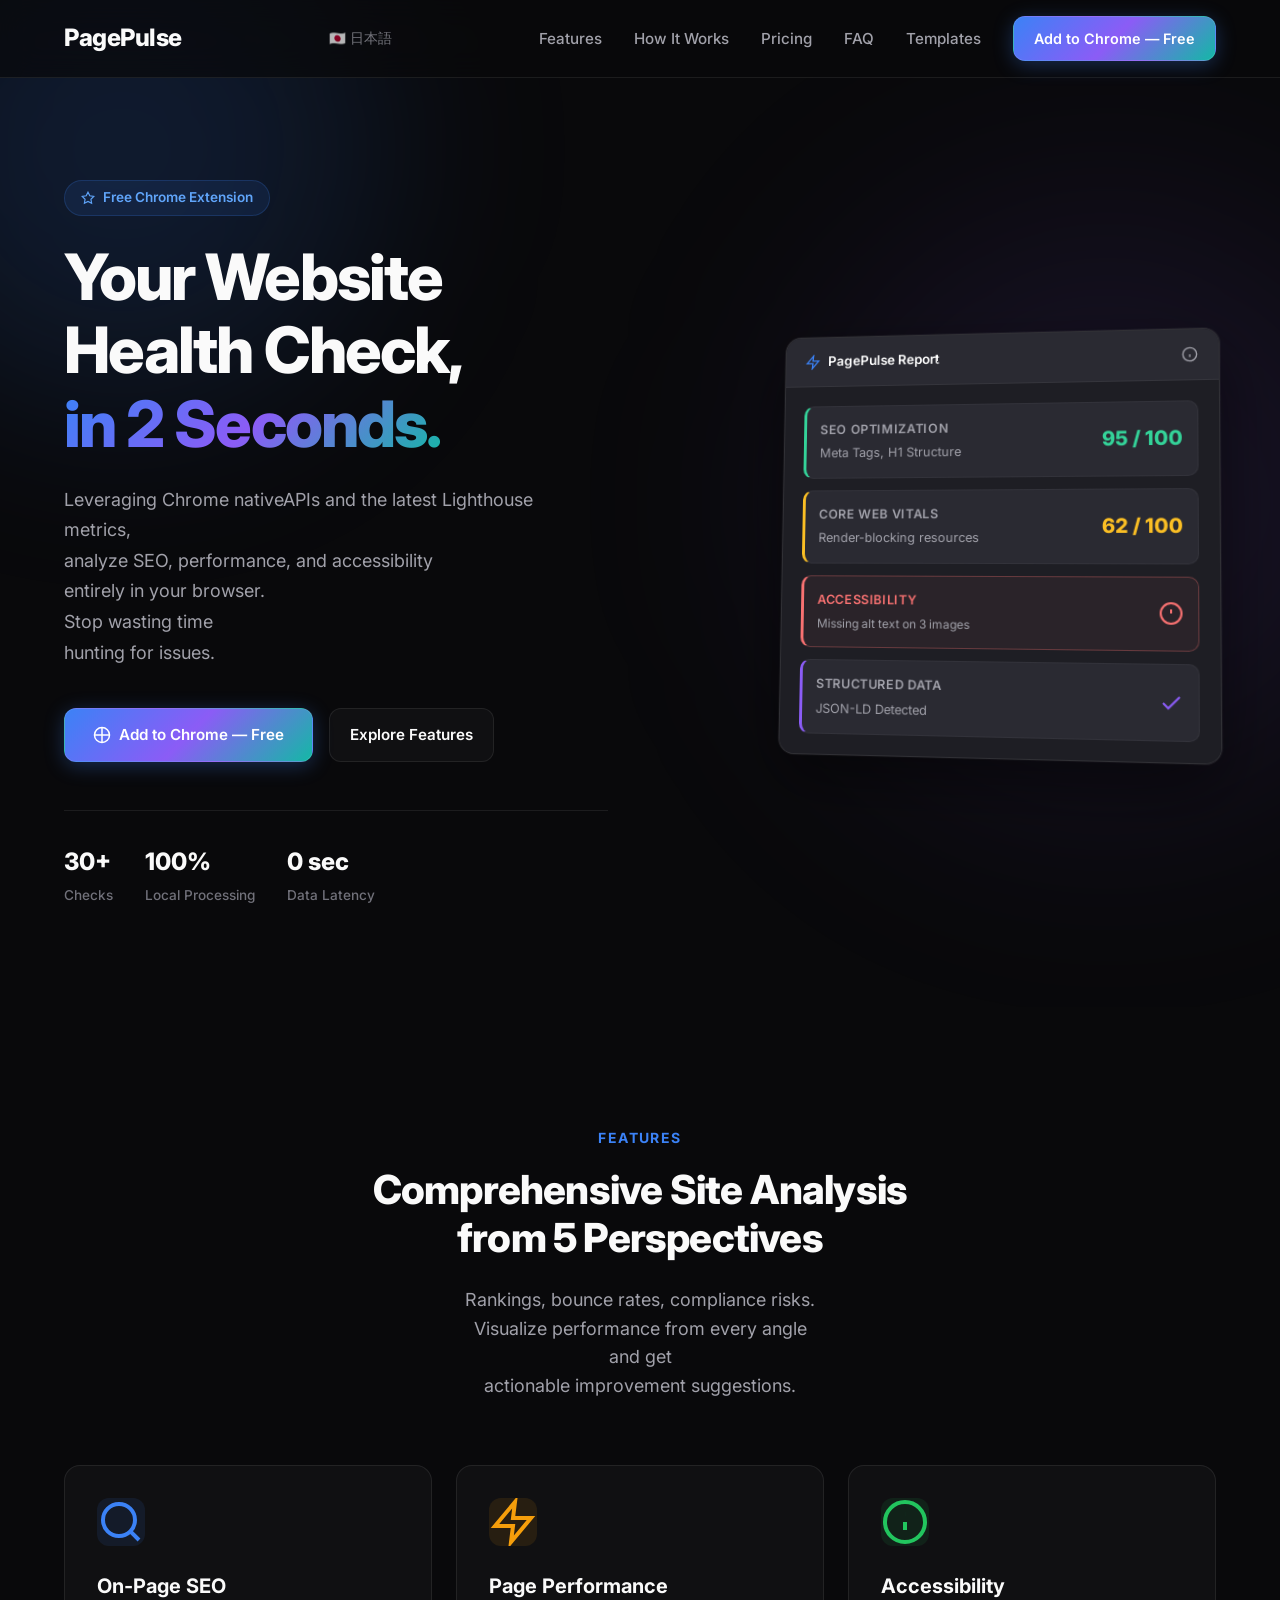
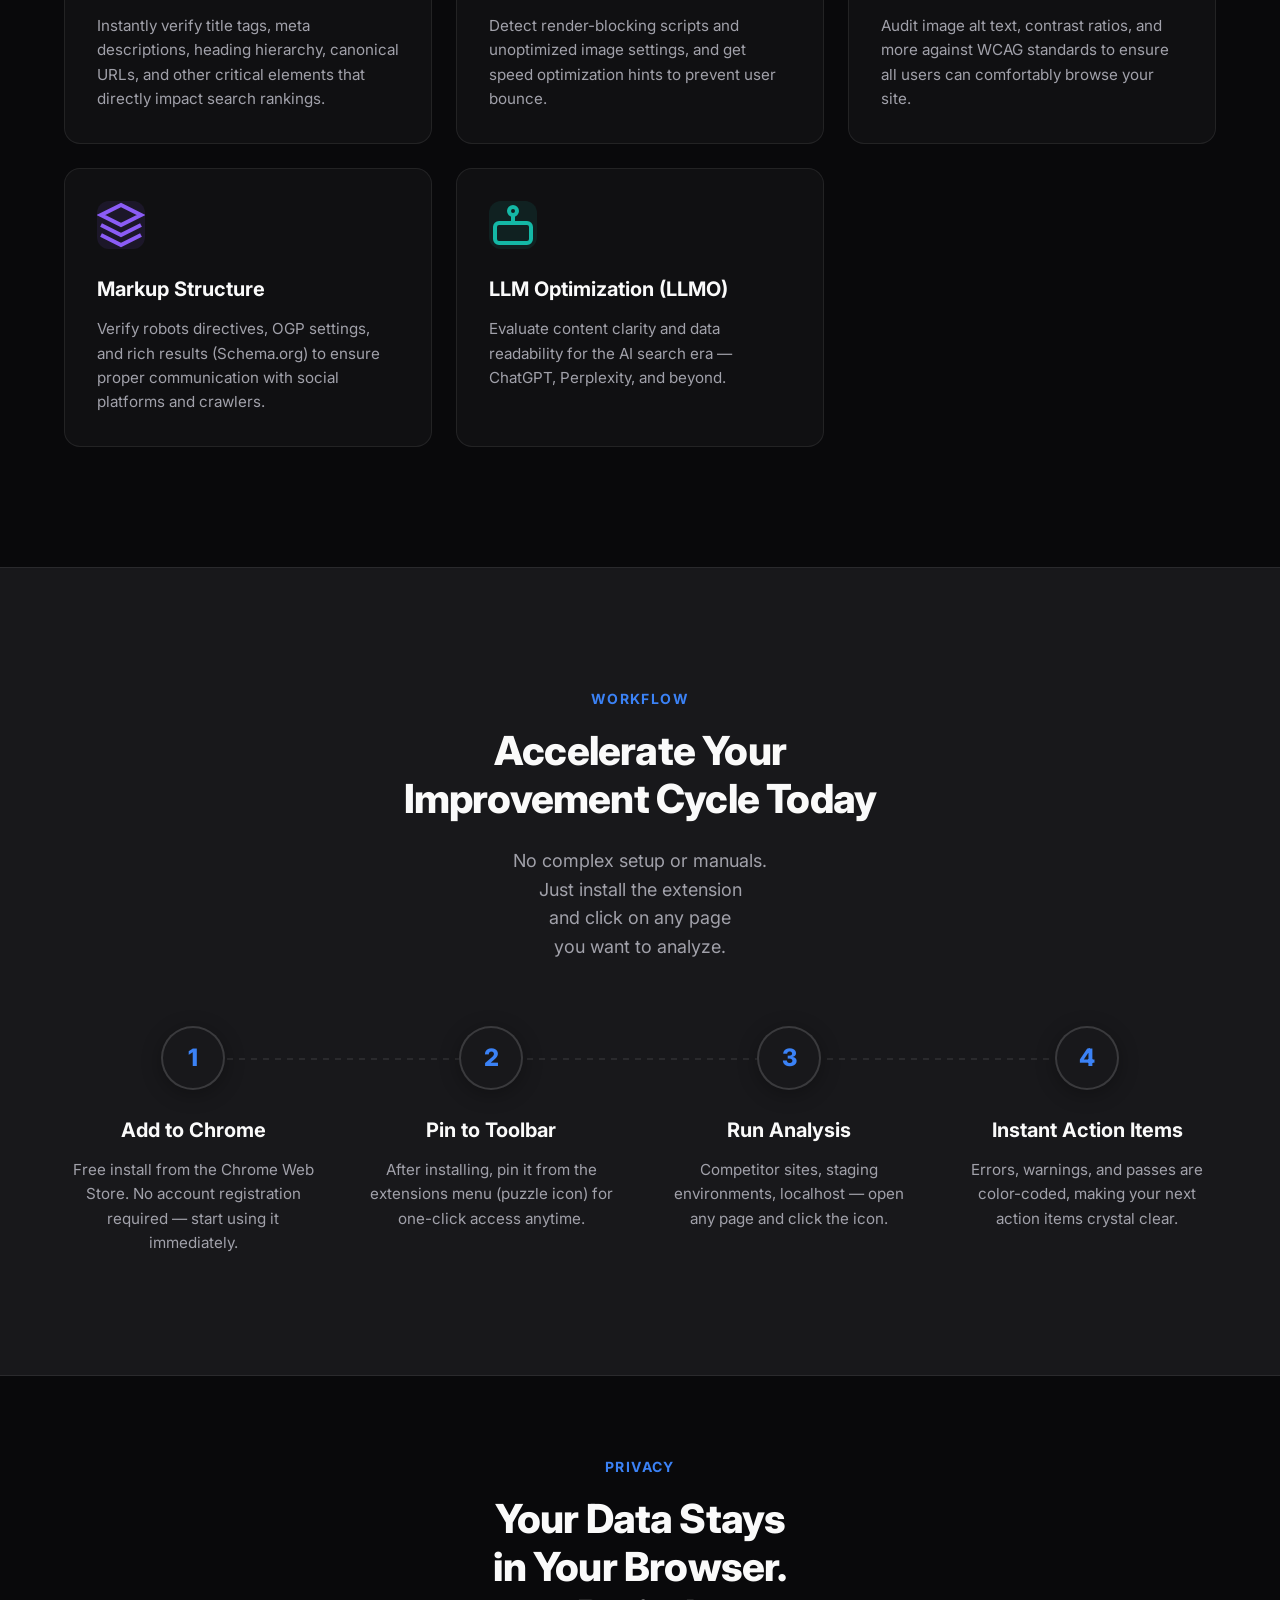
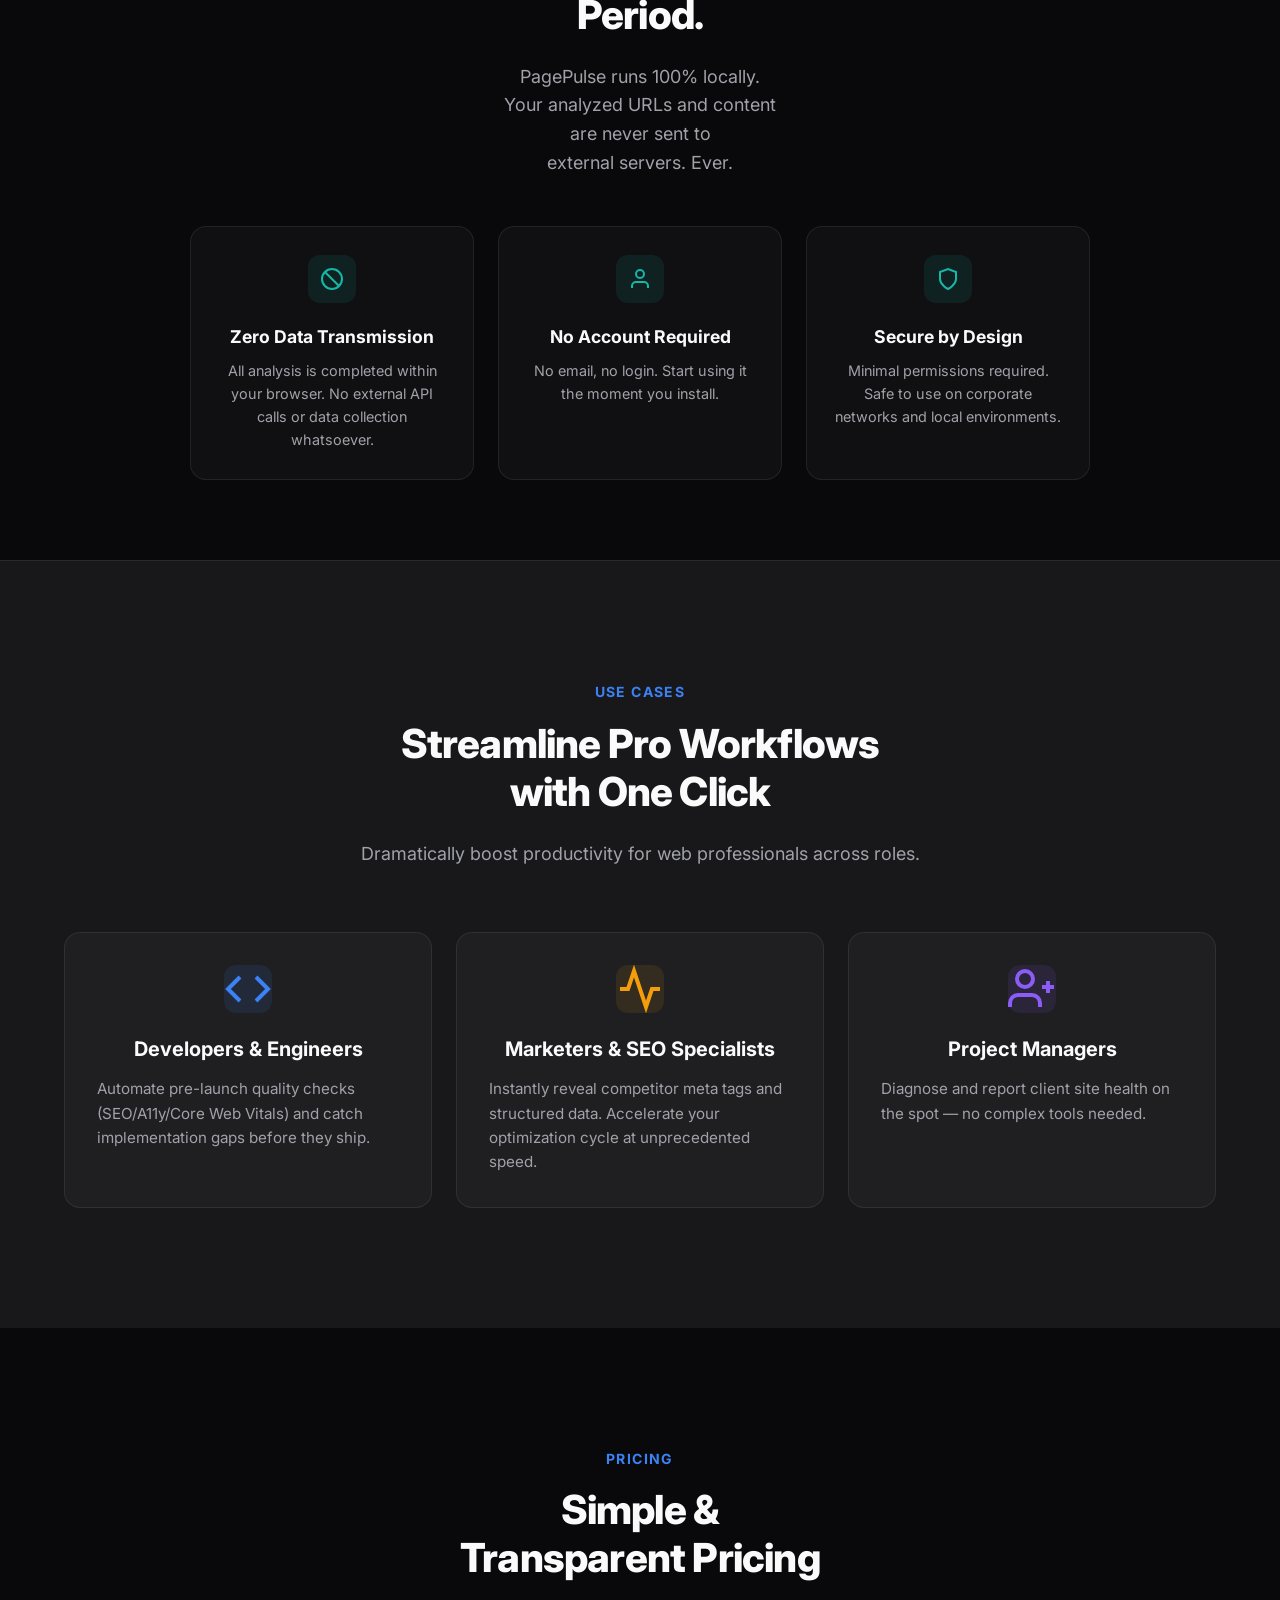
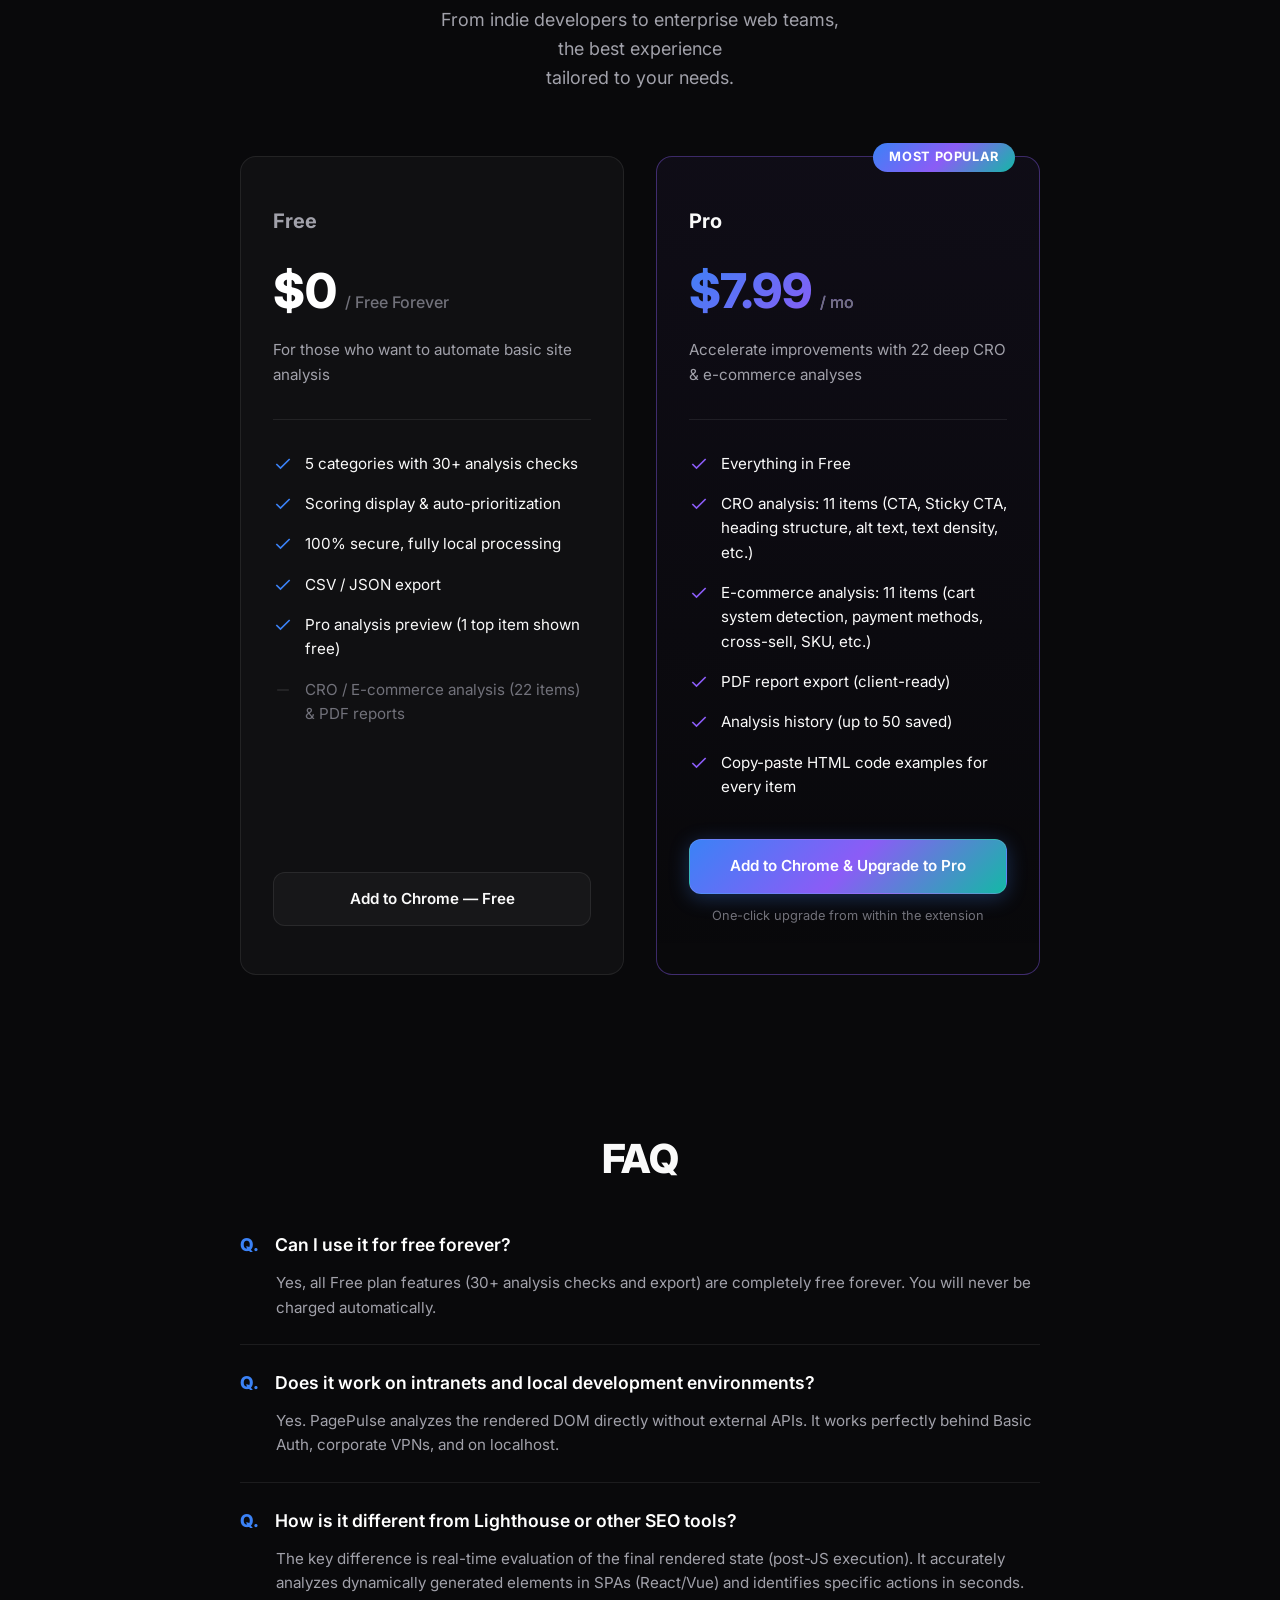
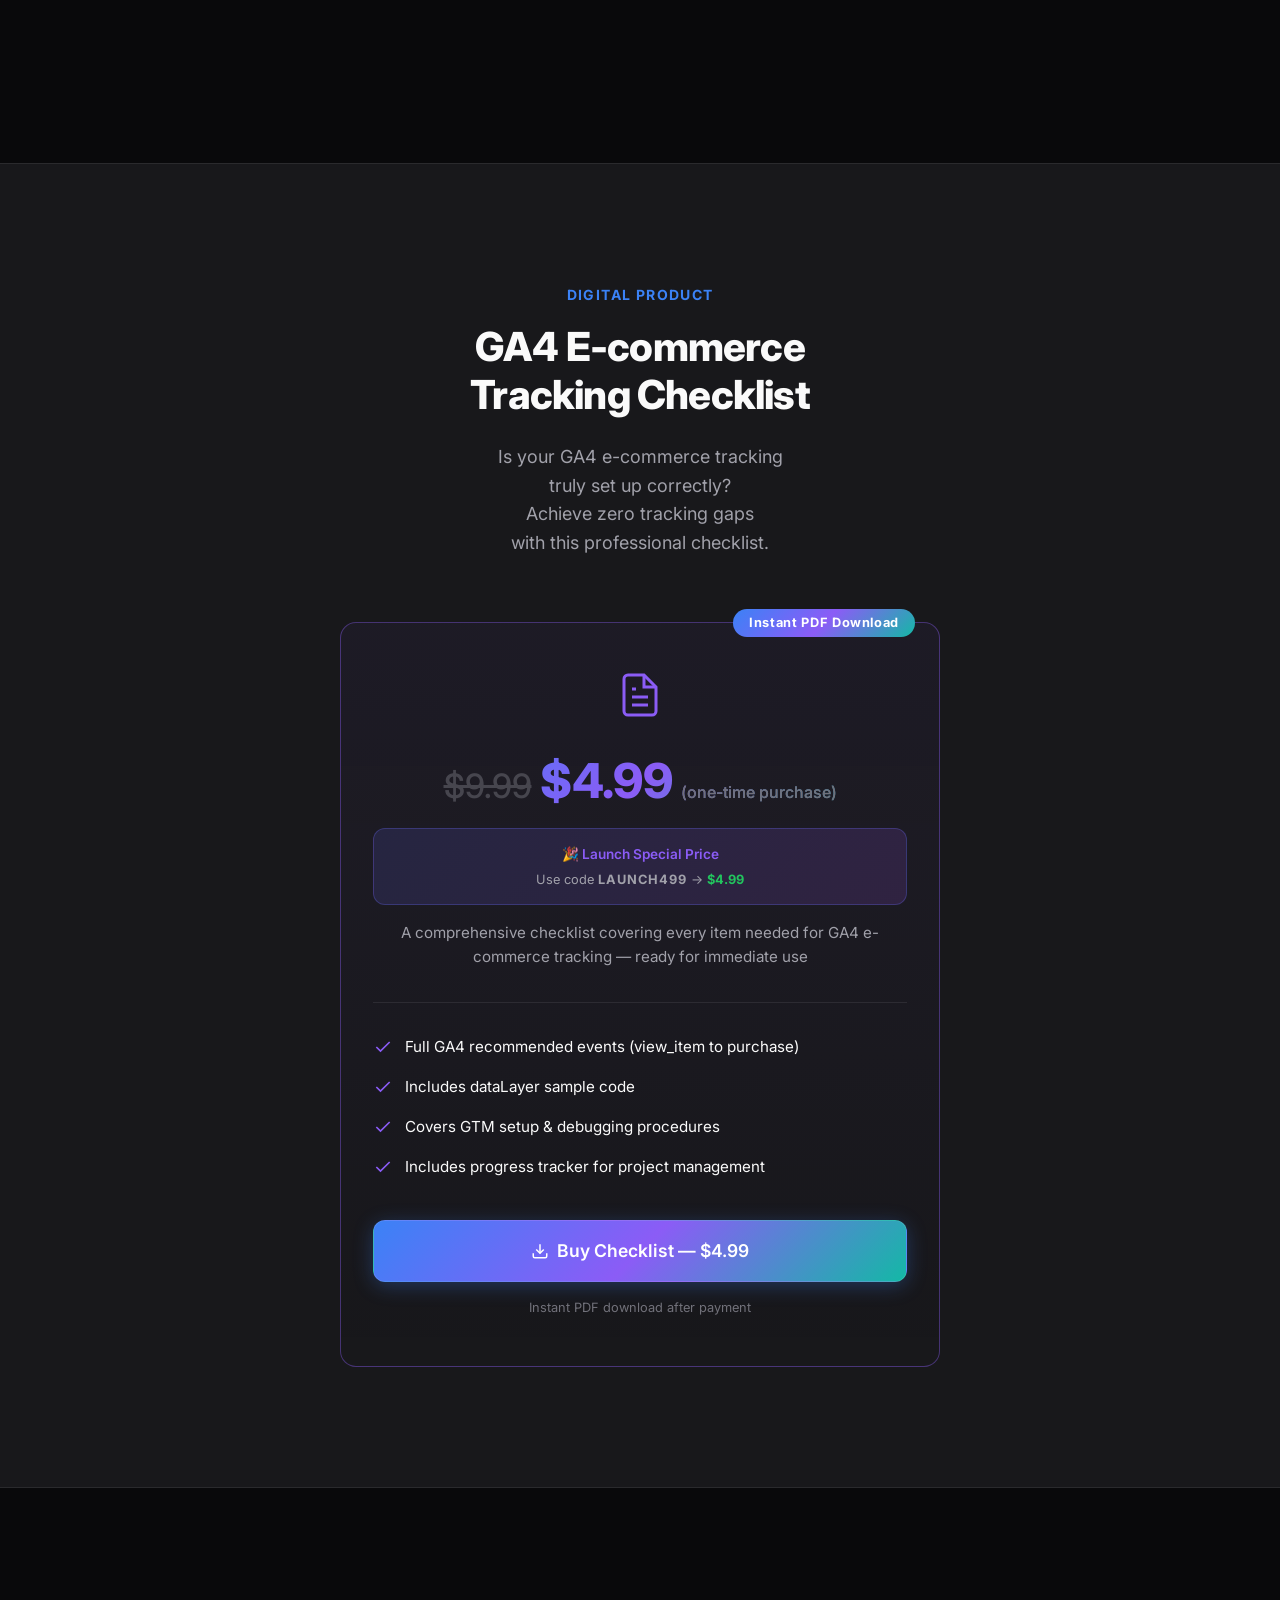
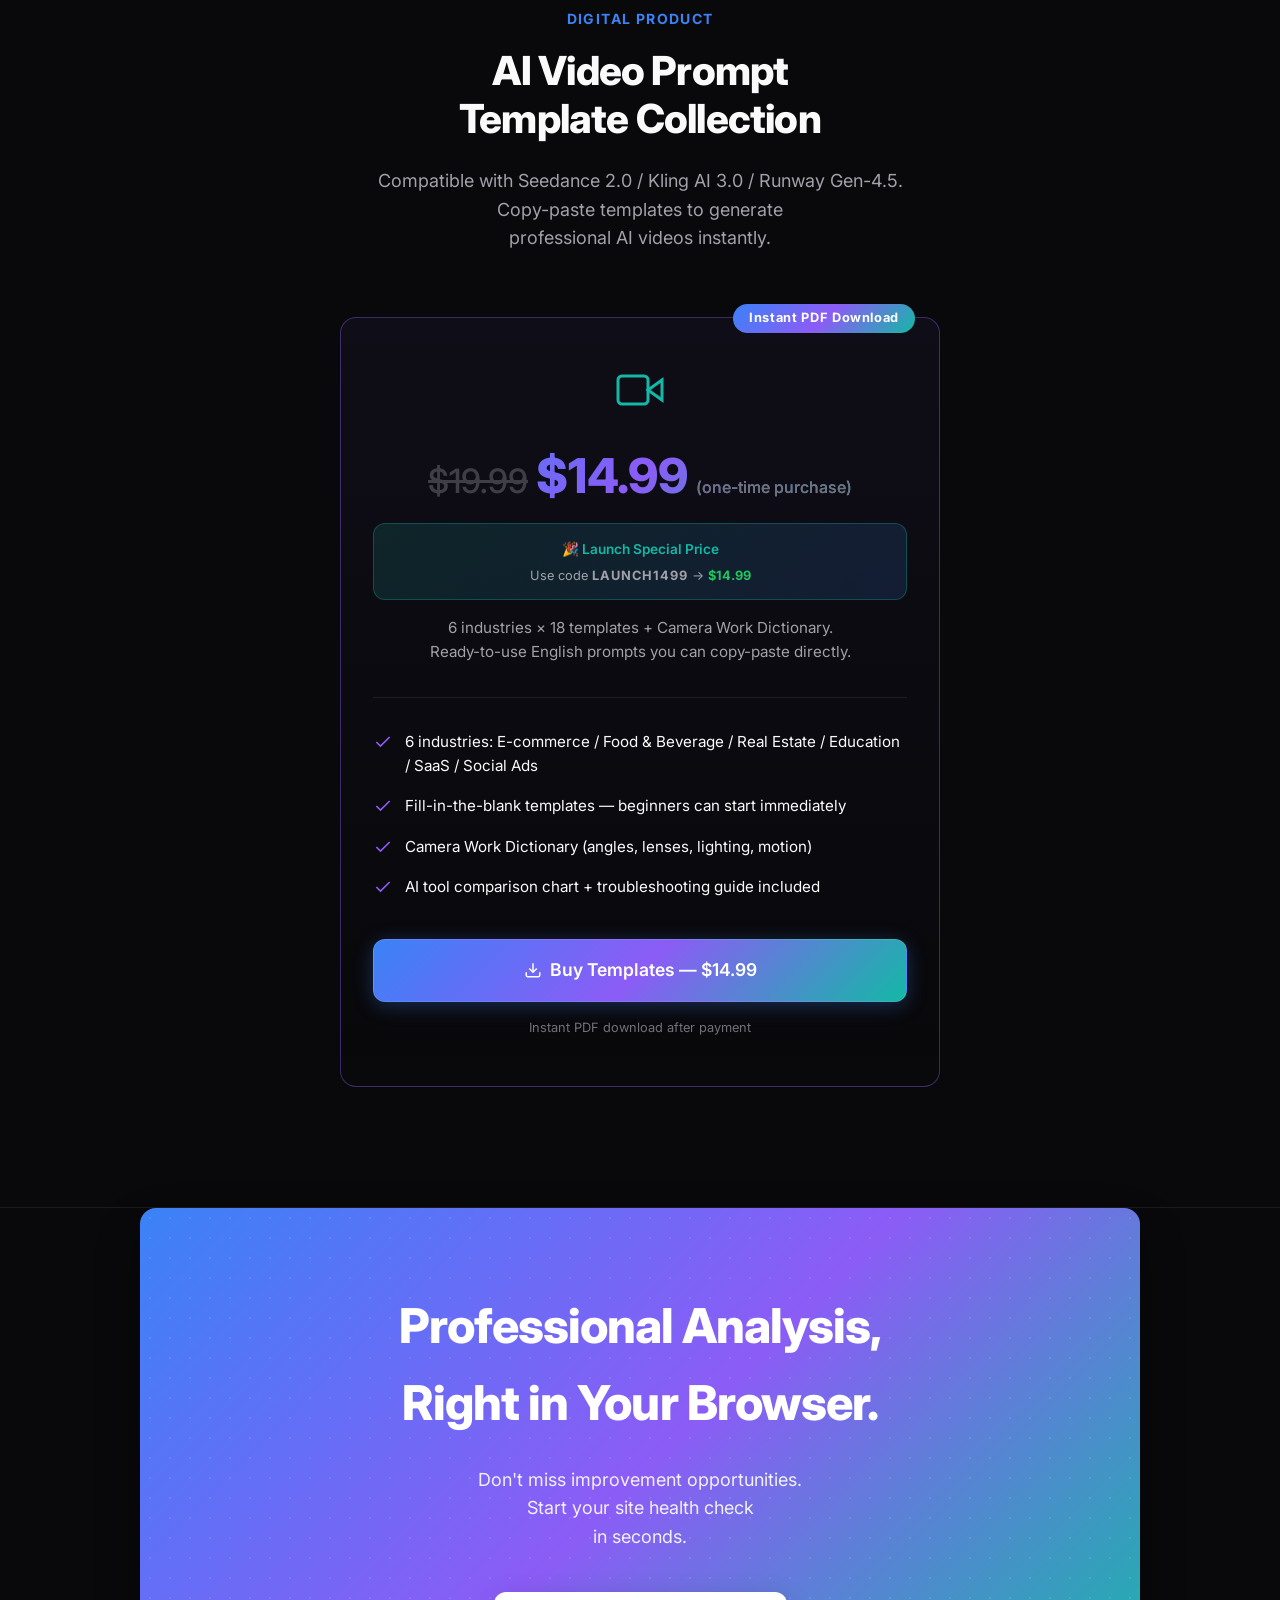
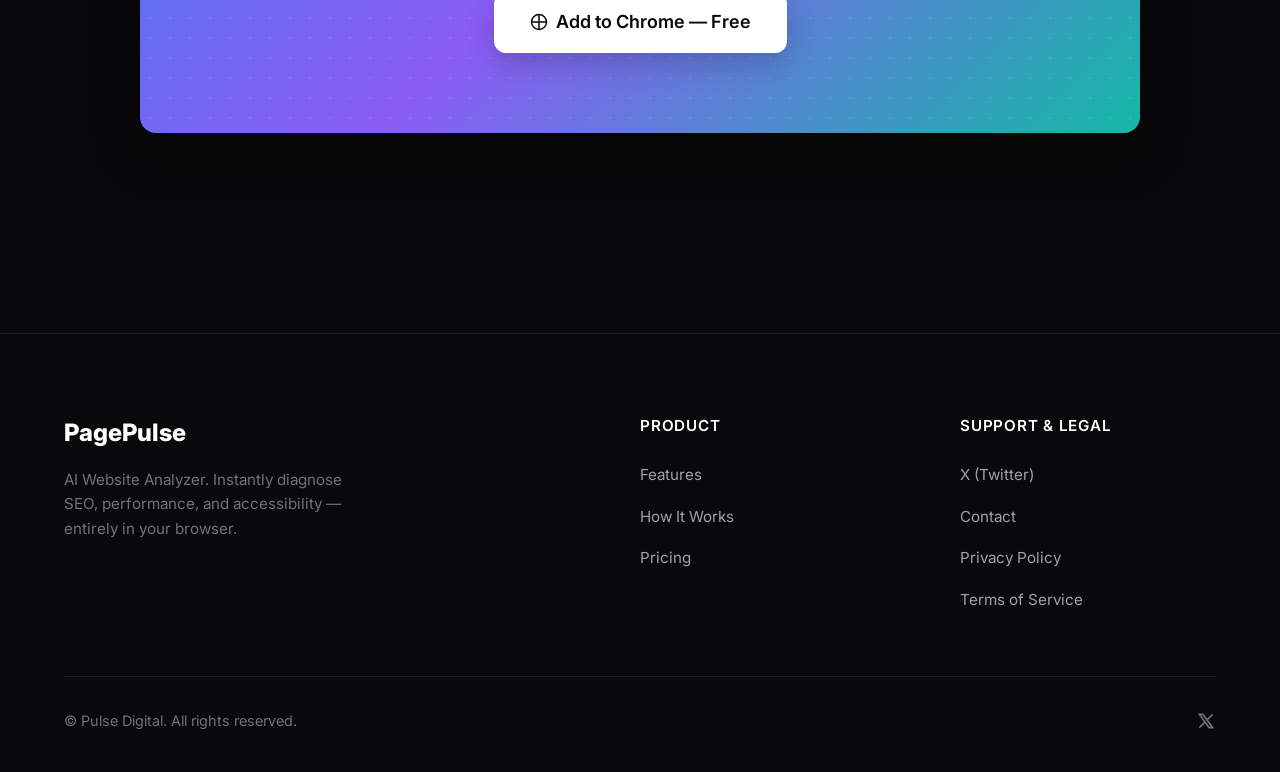
<file: index.html>
<!DOCTYPE html>
<html lang="ja" class="scroll-smooth">
<head>
    <meta charset="UTF-8">
    <meta name="viewport" content="width=device-width, initial-scale=1.0">
    <!-- Google Tag Manager -->
    <script>(function(w,d,s,l,i){w[l]=w[l]||[];w[l].push({'gtm.start':
    new Date().getTime(),event:'gtm.js'});var f=d.getElementsByTagName(s)[0],
    j=d.createElement(s),dl=l!='dataLayer'?'&l='+l:'';j.async=true;j.src=
    'https://www.googletagmanager.com/gtm.js?id='+i+dl;f.parentNode.insertBefore(j,f);
    })(window,document,'script','dataLayer','GTM-NDF8CV6Z');</script>
    <!-- End Google Tag Manager -->
    <!-- Language Redirect: non-Japanese browsers → /en/ -->
    <script>
    (function(){
      if(sessionStorage.getItem('lc'))return;
      sessionStorage.setItem('lc','1');
      var l=navigator.language||navigator.userLanguage||'';
      if(!l.startsWith('ja'))window.location.replace('/en/');
    })();
    </script>
    <title>PagePulse - AIサイト分析ツール | プロ仕様の健康診断を瞬時に</title>
    <meta name="description" content="あなたのサイトの健康診断、わずか2秒。SEO・パフォーマンス・アクセシビリティをブラウザ完結で完全診断。データ送信ゼロのセキュアなChrome拡張機能。">
    
    <!-- Open Graph Data -->
    <meta property="og:title" content="PagePulse - AIサイト分析ツール">
    <meta property="og:description" content="あなたのサイトの健康診断、わずか2秒。SEO・パフォーマンス・アクセシビリティをブラウザ完結で完全診断。データ送信ゼロのセキュアなChrome拡張機能。">
    <meta property="og:image" content="https://pulse-digital.dev/ogp.jpg">
    <meta property="og:url" content="https://pulse-digital.dev">
    <meta property="og:site_name" content="PagePulse">
    <meta property="og:locale" content="ja_JP">
    <meta property="og:type" content="website">
    
    <!-- Twitter Card -->
    <meta name="twitter:card" content="summary_large_image">
    <meta name="twitter:site" content="@pulsedigitaldev">
    <meta name="twitter:creator" content="@pulsedigitaldev">
    <meta name="twitter:title" content="PagePulse - AIサイト分析ツール">
    <meta name="twitter:description" content="あなたのサイトの健康診断、わずか2秒。SEO・パフォーマンス・アクセシビリティをブラウザ完結で完全診断。データ送信ゼロのセキュアなChrome拡張機能。">
    <meta name="twitter:image" content="https://pulse-digital.dev/ogp.jpg">

    <!-- Schema.org / JSON-LD -->
    <script type="application/ld+json">
    {
      "@context": "https://schema.org",
      "@type": "SoftwareApplication",
      "name": "PagePulse",
      "operatingSystem": "Chrome, Edge, Brave",
      "applicationCategory": "DeveloperApplication",
      "description": "あなたのサイトの健康診断、わずか2秒。SEO・パフォーマンス・アクセシビリティをブラウザ完結で完全診断するChrome拡張機能。",
      "offers": [
        {
          "@type": "Offer",
          "name": "Free",
          "price": "0",
          "priceCurrency": "JPY"
        },
        {
          "@type": "Offer",
          "name": "Pro",
          "price": "980",
          "priceCurrency": "JPY",
          "billingIncrement": "P1M"
        }
      ],
      "aggregateRating": {
        "@type": "AggregateRating",
        "ratingValue": "5.0",
        "ratingCount": "1"
      }
    }
    </script>
    <script type="application/ld+json">
    {
      "@context": "https://schema.org",
      "@type": "FAQPage",
      "mainEntity": [
        {
          "@type": "Question",
          "name": "無料で利用し続けることはできますか？",
          "acceptedAnswer": {
            "@type": "Answer",
            "text": "はい、Freeプランの機能（30項目以上の基本分析とエクスポート機能）はすべて永久無料でご利用いただけます。自動的に課金されることは一切ありません。"
          }
        },
        {
          "@type": "Question",
          "name": "イントラネットやローカル環境でも使えますか？",
          "acceptedAnswer": {
            "@type": "Answer",
            "text": "可能です。PagePulseはブラウザにレンダリングされたDOMを直接解析するため、Basic認証下やVPN環境、ローカル環境でも完全に動作します。"
          }
        },
        {
          "@type": "Question",
          "name": "Lighthouseや他のSEOツールと何が違いますか？",
          "acceptedAnswer": {
            "@type": "Answer",
            "text": "「ブラウザに表示されている最終状態（JS実行後）」をリアルタイムで手軽に評価できる点が最大の違いです。"
          }
        }
      ]
    }
    </script>

    <!-- Fonts -->
    <link rel="preconnect" href="https://fonts.googleapis.com">
    <link rel="preconnect" href="https://fonts.gstatic.com" crossorigin>
    <link href="https://fonts.googleapis.com/css2?family=Inter:wght@400;500;600;700;800&family=Noto+Sans+JP:wght@400;500;600;700;800&display=swap" rel="stylesheet">
    
    <style>
        :root {
            /* Theme Colors - Sophisticated Dark Slate */
            --bg-primary: #09090b;      /* zinc-950 */
            --bg-secondary: #18181b;    /* zinc-900 */
            --bg-tertiary: #27272a;     /* zinc-800 */
            --bg-card: rgba(255, 255, 255, 0.03);
            --bg-card-hover: rgba(255, 255, 255, 0.06);
            --border-primary: rgba(255, 255, 255, 0.08);
            --border-hover: rgba(255, 255, 255, 0.15);
            
            /* Typography */
            --text-primary: #fafafa;    /* zinc-50 */
            --text-secondary: #a1a1aa;  /* zinc-400 */
            --text-muted: #71717a;      /* zinc-500 */
            
            /* Accents - Tech Gradient */
            --accent-main: #3b82f6;     /* blue-500 */
            --accent-secondary: #8b5cf6;/* purple-500 */
            --accent-tertiary: #14b8a6; /* teal-500 */
            --gradient-brand: linear-gradient(135deg, #3b82f6 0%, #8b5cf6 50%, #14b8a6 100%);
            --gradient-subtle: linear-gradient(135deg, rgba(59,130,246,0.15), rgba(139,92,246,0.15));
            --gradient-glow: radial-gradient(circle at center, rgba(59,130,246,0.2) 0%, transparent 70%);

            /* Semantic */
            --success: #34d399; /* emerald-400 */
            --warning: #fbbf24; /* amber-400 */
            --error: #f87171;   /* red-400 */
            
            /* Geometry */
            --radius-sm: 8px;
            --radius-md: 12px;
            --radius-lg: 16px;
            --radius-full: 9999px;
            --font-sans: 'Inter', 'Noto Sans JP', sans-serif;
            --max-w-base: 1200px;
        }

        /* Essential Resets */
        *, *::before, *::after { box-sizing: border-box; margin: 0; padding: 0; }
        html { scroll-behavior: smooth; scroll-padding-top: 100px; font-family: var(--font-sans); background-color: var(--bg-primary); color: var(--text-primary); }
        body { -webkit-font-smoothing: antialiased; -moz-osx-font-smoothing: grayscale; line-height: 1.6; overflow-x: hidden; }
        a { text-decoration: none; color: inherit; }
        ul { list-style: none; }
        img, svg { max-width: 100%; height: auto; display: block; }
        button { font-family: inherit; border: none; cursor: pointer; }

        /* Typography Utilities */
        .text-gradient {
            background: var(--gradient-brand);
            -webkit-background-clip: text;
            -webkit-text-fill-color: transparent;
            background-clip: text;
            display: inline-block;
        }

        /* Layout Utilities */
        .container { width: 100%; max-width: var(--max-w-base); margin: 0 auto; padding: 0 24px; }
        .section { padding: 120px 0; position: relative; }
        
        /* Glassmorphism */
        .glass {
            background: rgba(9, 9, 11, 0.7);
            backdrop-filter: blur(16px);
            -webkit-backdrop-filter: blur(16px);
            border-bottom: 1px solid var(--border-primary);
        }

        /* Reusable Buttons */
        .btn {
            display: inline-flex; align-items: center; justify-content: center; gap: 8px;
            padding: 14px 28px; border-radius: var(--radius-md); font-weight: 600; font-size: 0.95rem;
            transition: all 0.3s cubic-bezier(0.4, 0, 0.2, 1); cursor: pointer;
        }
        .btn-primary {
            background: var(--gradient-brand); color: white;
            box-shadow: 0 4px 20px rgba(59, 130, 246, 0.3); border: 1px solid rgba(255,255,255,0.1);
        }
        .btn-primary:hover {
            transform: translateY(-2px); box-shadow: 0 8px 30px rgba(59, 130, 246, 0.4);
        }
        .btn-outline {
            background: var(--bg-card); border: 1px solid var(--border-primary); color: var(--text-primary);
        }
        .btn-outline:hover {
            background: var(--bg-card-hover); border-color: var(--border-hover);
        }
        .btn svg { width: 18px; height: 18px; }

        /* Custom Navigation */
        .nav { position: fixed; top: 0; left: 0; right: 0; z-index: 50; transition: background 0.3s; padding: 16px 0; }
        .nav .container { display: flex; justify-content: space-between; align-items: center; }
        .nav-brand { font-size: 1.5rem; font-weight: 800; letter-spacing: -0.02em; display: flex; align-items: center; gap: 8px; }
        .nav-links { display: flex; gap: 32px; align-items: center; }
        .nav-link { color: var(--text-secondary); font-size: 0.95rem; font-weight: 500; transition: color 0.2s; }
        .nav-link:hover { color: var(--text-primary); }
        .mobile-toggle { display: none; background: transparent; color: var(--text-primary); padding: 8px; }

        /* Nav Mobile Menu */
        .nav-menu-wrapper { display: flex; align-items: center; gap: 32px; }

        /* Hero Section */
        .hero { position: relative; padding: 180px 0 100px; min-height: 100vh; display: flex; align-items: center; overflow: hidden; }
        /* Hero Background Glows */
        .hero-glow-1 { position: absolute; top: -10%; left: -10%; width: 500px; height: 500px; background: rgba(59, 130, 246, 0.15); filter: blur(100px); border-radius: 50%; z-index: -1; pointer-events: none;}
        .hero-glow-2 { position: absolute; top: 20%; right: -10%; width: 600px; height: 600px; background: rgba(139, 92, 246, 0.1); filter: blur(120px); border-radius: 50%; z-index: -1; pointer-events: none;}
        
        .hero .container { display: grid; grid-template-columns: 1fr 1fr; gap: 64px; align-items: center; }
        .hero-badge {
            display: inline-flex; align-items: center; gap: 8px; padding: 6px 16px; border-radius: var(--radius-full);
            background: rgba(59, 130, 246, 0.1); border: 1px solid rgba(59, 130, 246, 0.2);
            color: #60a5fa; font-size: 0.85rem; font-weight: 600; margin-bottom: 24px;
        }
        .hero h1 { font-size: clamp(2.5rem, 5vw, 4.5rem); font-weight: 800; line-height: 1.15; letter-spacing: -0.03em; margin-bottom: 24px; }
        .hero p { font-size: 1.125rem; color: var(--text-secondary); line-height: 1.7; margin-bottom: 40px; max-width: 540px; }
        
        .hero-metrics { display: flex; gap: 32px; margin-top: 48px; border-top: 1px solid var(--border-primary); padding-top: 32px; }
        .hero-metric strong { display: block; font-size: 1.5rem; font-weight: 800; color: var(--text-primary); }
        .hero-metric span { font-size: 0.85rem; color: var(--text-muted); font-weight: 500; }

        /* UI Mockup in Hero */
        .hero-mockup-wrapper { perspective: 1200px; position: relative; }
        .hero-mockup {
            background: #1e1e24; border: 1px solid rgba(255,255,255,0.08); border-radius: 16px;
            box-shadow: 0 24px 64px rgba(0,0,0,0.5), 0 0 0 1px rgba(255,255,255,0.05);
            transform: rotateY(-8deg) rotateX(4deg); transition: transform 0.5s cubic-bezier(0.4, 0, 0.2, 1);
            width: 100%; max-width: 440px; margin-left: auto; overflow: hidden;
        }
        .hero-mockup:hover { transform: rotateY(0) rotateX(0); }
        .mockup-header {
            background: #2a2a32; padding: 14px 20px; border-bottom: 1px solid rgba(255,255,255,0.05);
            display: flex; align-items: center; justify-content: space-between;
        }
        .mockup-title { font-size: 0.85rem; font-weight: 600; color: #fff; display: flex; align-items: center; gap:8px;}
        .mockup-body { padding: 20px; display: flex; flex-direction: column; gap: 12px; background: #1e1e24; }
        @keyframes slideUpFade {
            0% { opacity: 0; transform: translateY(20px); }
            100% { opacity: 1; transform: translateY(0); }
        }
        .m-card {
            background: #2a2a32; border-radius: 10px; padding: 14px; border: 1px solid rgba(255,255,255,0.04);
            display: flex; justify-content: space-between; align-items: center;
            opacity: 0; animation: slideUpFade 0.6s cubic-bezier(0.16, 1, 0.3, 1) forwards;
        }
        .m-card:nth-child(1) { animation-delay: 0.2s; }
        .m-card:nth-child(2) { animation-delay: 0.4s; }
        .m-card:nth-child(3) { animation-delay: 0.6s; }
        .m-card:nth-child(4) { animation-delay: 0.8s; }
        .m-info { display: flex; flex-direction: column; gap: 4px; }
        .m-label { font-size: 0.8rem; color: #a1a1aa; font-weight: 600; text-transform: uppercase; letter-spacing: 0.05em; }
        .m-score { font-size: 1.25rem; font-weight: 800; }
        
        .m-card.good { border-left: 3px solid var(--success); }
        .m-card.good .m-score { color: var(--success); }
        .m-card.warn { border-left: 3px solid var(--warning); }
        .m-card.warn .m-score { color: var(--warning); }
        .m-card.err { border: 1px solid rgba(248,113,113,0.3); background: rgba(248,113,113,0.05); border-left: 3px solid var(--error); }
        .m-card.err .m-label { color: var(--error); }
        .m-err-desc { font-size: 0.75rem; color: #a1a1aa; }

        /* Section Titles */
        .section-header { text-align: center; margin-bottom: 64px; max-width: 700px; margin-inline: auto; }
        .section-label { font-size: 0.875rem; font-weight: 700; color: var(--accent-main); text-transform: uppercase; letter-spacing: 0.1em; margin-bottom: 16px; }
        .section-title { font-size: clamp(2rem, 4vw, 2.5rem); font-weight: 800; letter-spacing: -0.02em; margin-bottom: 24px; line-height: 1.2;}
        .section-desc { font-size: 1.125rem; color: var(--text-secondary); }

        /* Features Grid */
        .features-grid { display: grid; grid-template-columns: repeat(auto-fit, minmax(320px, 1fr)); gap: 24px; }
        .feature-card {
            background: var(--bg-card); border: 1px solid var(--border-primary); border-radius: var(--radius-lg);
            padding: 32px; transition: all 0.3s ease; position: relative; overflow: hidden;
        }
        .feature-card:hover {
            background: var(--bg-card-hover); border-color: var(--border-hover); transform: translateY(-4px);
        }
        .f-icon-wrap {
            width: 48px; height: 48px; border-radius: var(--radius-md); display: flex; align-items: center; justify-content: center; margin-bottom: 24px;
        }
        .feature-card h3 { font-size: 1.25rem; font-weight: 700; margin-bottom: 12px; color: var(--text-primary); }
        .feature-card p { font-size: 0.95rem; color: var(--text-secondary); line-height: 1.6; }

        /* Feature Colors */
        .f-seo .f-icon-wrap { color: #3b82f6; background: rgba(59,130,246,0.1); }
        .f-perf .f-icon-wrap { color: #f59e0b; background: rgba(245,158,11,0.1); }
        .f-a11y .f-icon-wrap { color: #22c55e; background: rgba(34,197,94,0.1); }
        .f-struct .f-icon-wrap { color: #8b5cf6; background: rgba(139,92,246,0.1); }
        .f-llm .f-icon-wrap { color: #14b8a6; background: rgba(20,184,166,0.1); }

        /* How It Works Steps */
        .steps-section { background: var(--bg-secondary); border-top: 1px solid var(--border-primary); border-bottom: 1px solid var(--border-primary); }
        .steps-grid { display: grid; grid-template-columns: repeat(4, 1fr); gap: 40px; position: relative; }
        .steps-grid::before {
            content: ''; position: absolute; top: 32px; left: 10%; right: 10%; height: 2px;
            background: repeating-linear-gradient(90deg, var(--border-primary) 0, var(--border-primary) 6px, transparent 6px, transparent 12px);
            z-index: 0;
        }
        .step-item { text-align: center; position: relative; z-index: 1; }
        .step-num {
            width: 64px; height: 64px; background: var(--bg-secondary); border: 2px solid var(--border-hover); border-radius: var(--radius-full);
            display: flex; align-items: center; justify-content: center; font-size: 1.5rem; font-weight: 800; color: var(--accent-main);
            margin: 0 auto 24px; box-shadow: 0 4px 20px rgba(0,0,0,0.3);
        }
        .step-item h3 { font-size: 1.25rem; font-weight: 700; margin-bottom: 12px; }
        .step-item p { font-size: 0.95rem; color: var(--text-secondary); }

        /* Local Privacy Banner */
        .privacy { padding: 80px 0; }
        .privacy .section-header { margin-bottom: 48px; }
        .privacy-grid {
            display: grid; grid-template-columns: repeat(3, 1fr); gap: 24px; max-width: 900px; margin: 0 auto;
        }
        .privacy-card {
            background: var(--bg-card); border: 1px solid var(--border-primary); border-radius: var(--radius-lg);
            padding: 28px 24px; text-align: center; transition: all 0.3s ease;
        }
        .privacy-card:hover {
            background: var(--bg-card-hover); border-color: rgba(20,184,166,0.3); transform: translateY(-4px);
        }
        .privacy-card .pc-icon {
            width: 48px; height: 48px; border-radius: var(--radius-md); display: flex; align-items: center; justify-content: center;
            margin: 0 auto 20px; background: rgba(20,184,166,0.1); color: var(--accent-tertiary);
        }
        .privacy-card .pc-icon svg { width: 24px; height: 24px; }
        .privacy-card h3 { font-size: 1.1rem; font-weight: 700; margin-bottom: 8px; color: var(--text-primary); }
        .privacy-card p { font-size: 0.9rem; color: var(--text-secondary); line-height: 1.6; }

        /* Pricing */
        .pricing-section { padding-bottom: 160px; }
        .pricing-grid { display: grid; grid-template-columns: 1fr 1fr; gap: 32px; max-width: 800px; margin: 0 auto; }
        .price-card {
            background: var(--bg-card); border: 1px solid var(--border-primary); border-radius: var(--radius-lg);
            padding: 48px 32px; display: flex; flex-direction: column;
        }
        .price-card.premium {
            border-color: rgba(139,92,246,0.4); background: linear-gradient(180deg, rgba(139,92,246,0.05) 0%, transparent 100%);
            position: relative;
        }
        .badge-premium {
            position: absolute; top: -14px; right: 24px; background: var(--gradient-brand); color: white;
            padding: 4px 16px; border-radius: var(--radius-full); font-size: 0.8rem; font-weight: 700; letter-spacing: 0.05em;
        }
        .p-name { font-size: 1.25rem; font-weight: 700; color: var(--text-secondary); margin-bottom: 16px; }
        .premium .p-name { color: var(--text-primary); }
        .p-price { font-size: 3rem; font-weight: 800; margin-bottom: 8px; color: white; display: flex; align-items: baseline; gap: 8px; }
        .premium .p-price { background: var(--gradient-brand); -webkit-background-clip: text; -webkit-text-fill-color: transparent; background-clip: text; }
        .p-price span { font-size: 1rem; font-weight: 500; color: var(--text-muted); -webkit-text-fill-color: var(--text-muted); }
        .p-desc { font-size: 0.95rem; color: var(--text-secondary); margin-bottom: 32px; border-bottom: 1px solid var(--border-primary); padding-bottom: 32px; }
        
        .p-features { list-style: none; display: flex; flex-direction: column; gap: 16px; margin-bottom: 40px; flex-grow: 1; }
        .p-features li { display: flex; align-items: flex-start; gap: 12px; font-size: 0.95rem; color: var(--text-primary); }
        .p-features li svg { width: 20px; height: 20px; color: var(--accent-main); flex-shrink: 0; margin-top: 2px;}
        .premium .p-features li svg { color: var(--accent-secondary); }
        .p-features li.disabled { color: var(--text-muted); }
        .p-features li.disabled svg { color: var(--bg-tertiary); }

        /* FAQ */
        .faq { max-width: 800px; margin: 0 auto; }
        .faq-item { margin-bottom: 24px; border-bottom: 1px solid var(--border-primary); padding-bottom: 24px; }
        .faq-item:last-child { border-bottom: none; }
        .faq-q { font-size: 1.1rem; font-weight: 600; margin-bottom: 12px; color: white; display: flex; gap: 16px; }
        .faq-q::before { content: 'Q.'; color: var(--accent-main); font-weight: 800; }
        .faq-a { font-size: 0.95rem; color: var(--text-secondary); line-height: 1.6; padding-left: 36px; }

        /* CTA Footer Section */
        .cta-bottom {
            max-width: 1000px; margin: 0 auto 80px; padding: 80px 40px; border-radius: var(--radius-lg);
            background: var(--gradient-brand); text-align: center; position: relative; overflow: hidden;
            box-shadow: 0 20px 40px rgba(0,0,0,0.4);
        }
        /* Pattern Overlay */
        .cta-bottom::before {
            content:''; position:absolute; top:0; left:0; width:100%; height:100%;
            background-image: radial-gradient(rgba(255,255,255,0.2) 1px, transparent 1px);
            background-size: 20px 20px; opacity: 0.5; z-index: 0;
        }
        .cta-content { position: relative; z-index: 1; }
        .cta-bottom h2 { font-size: clamp(2rem, 4vw, 3rem); font-weight: 800; color: white; margin-bottom: 24px; letter-spacing: -0.02em; }
        .cta-bottom p { font-size: 1.125rem; color: rgba(255,255,255,0.9); margin-bottom: 40px; }
        .cta-bottom .btn-primary {
            background: white; color: var(--bg-primary); font-size: 1.125rem; padding: 16px 36px;
            box-shadow: 0 10px 30px rgba(0,0,0,0.2); border: none;
        }
        .cta-bottom .btn-primary:hover { transform: translateY(-3px); box-shadow: 0 15px 40px rgba(0,0,0,0.4); }

        /* Footer */
        .footer { border-top: 1px solid var(--border-primary); padding: 80px 0 40px; background: var(--bg-primary); }
        .footer-grid { display: grid; grid-template-columns: 2fr 1fr 1fr; gap: 64px; margin-bottom: 64px; }
        .f-brand { font-size: 1.5rem; font-weight: 800; color: white; margin-bottom: 16px; display: flex; align-items: center; gap: 8px; }
        .f-brand-desc { color: var(--text-muted); font-size: 0.95rem; max-width: 300px; line-height: 1.6; }
        
        .f-col h4 { color: white; font-weight: 600; margin-bottom: 24px; font-size: 0.95rem; text-transform: uppercase; letter-spacing: 0.05em; }
        .f-links { list-style: none; display: flex; flex-direction: column; gap: 16px; }
        .f-links a { color: var(--text-secondary); text-decoration: none; font-size: 0.95rem; transition: color 0.2s; }
        .f-links a:hover { color: white; }
        
        .footer-bottom {
            border-top: 1px solid var(--border-primary); padding-top: 32px;
            display: flex; justify-content: space-between; align-items: center;
        }
        .footer-copy { color: var(--text-muted); font-size: 0.9rem; }
        .footer-social { display: flex; gap: 16px; }
        .footer-social a { color: var(--text-muted); transition: color 0.2s; }
        .footer-social a:hover { color: white; }

        /* Reveal Utils */
        .reveal { opacity: 0; transform: translateY(30px); transition: all 0.8s cubic-bezier(0.4, 0, 0.2, 1); }
        .reveal.active { opacity: 1; transform: translateY(0); }

        /* Responsive Design */
        @media (max-width: 900px) {
            .section { padding: 80px 0; }
            .hero { padding: 120px 0 80px; min-height: auto; text-align: center; }
            .hero .container { grid-template-columns: 1fr; gap: 48px; }
            .hero p { margin: 0 auto 40px; }
            .hero-metrics { justify-content: center; flex-wrap: wrap; }
            
            .hero-mockup { transform: none; max-width: 500px; margin: 0 auto; }
            .hero-mockup:hover { transform: none; }
            
            /* Nav Mobile */
            .nav-menu-wrapper {
                display: none; position: absolute; top: 100%; left: 0; width: 100%;
                background: rgba(9, 9, 11, 0.98); border-bottom: 1px solid var(--border-primary);
                flex-direction: column; padding: 24px; align-items: flex-start;
            }
            .nav-menu-wrapper.active { display: flex; }
            .mobile-toggle { display: block; }

            .steps-grid { grid-template-columns: 1fr; gap: 48px; }
            .steps-grid::before { display: none; }
            
            .pricing-grid { grid-template-columns: 1fr; }
            .privacy-grid { grid-template-columns: 1fr; gap: 16px; }
            
            .footer-grid { grid-template-columns: 1fr; gap: 48px; }
            .footer-bottom { flex-direction: column; gap: 24px; text-align: center; }

            .cta-bottom { margin: 0 16px 80px; padding: 60px 24px; }
            .cta-bottom h2 { font-size: 1.75rem; }
        }
        @media (max-width: 600px) {
            .section { padding: 64px 0; }
            .container { padding: 0 16px; }
            .hero { padding: 100px 0 60px; }
            .hero h1 { font-size: 2rem; }
            .hero p { font-size: 1rem; }
            .hero-metrics { gap: 24px; }
            .hero-metric strong { font-size: 1.25rem; }

            .section-title { font-size: 1.5rem; }
            .section-desc { font-size: 1rem; }
            .section-header { margin-bottom: 40px; }

            .features-grid { grid-template-columns: 1fr; gap: 16px; }
            .feature-card { padding: 24px; }

            .price-card { padding: 32px 24px; }
            .p-price { font-size: 2.25rem; }

            .privacy { padding: 64px 0; }
            .privacy-grid { grid-template-columns: 1fr; gap: 16px; }

            .faq-q { font-size: 1rem; }
            .footer-grid { gap: 32px; }
        }
        @media (max-width: 400px) {
            .hero h1 { font-size: 1.75rem; }
            .btn { padding: 12px 20px; font-size: 0.875rem; }
            .hero-metrics { gap: 16px; }
        }
    </style>
</head>
<body>
    <!-- Google Tag Manager (noscript) -->
    <noscript><iframe src="https://www.googletagmanager.com/ns.html?id=GTM-NDF8CV6Z"
    height="0" width="0" style="display:none;visibility:hidden"></iframe></noscript>
    <!-- End Google Tag Manager (noscript) -->

    <!-- Navigation -->
    <nav class="nav glass" id="navbar">
        <div class="container">
            <a href="/" class="nav-brand">
                PagePulse
            </a>
            
            <button class="mobile-toggle" id="mobile-toggle" aria-label="Toggle Menu">
                <svg width="24" height="24" viewBox="0 0 24 24" fill="none" stroke="currentColor" stroke-width="2" stroke-linecap="round" stroke-linejoin="round"><line x1="3" y1="12" x2="21" y2="12"></line><line x1="3" y1="6" x2="21" y2="6"></line><line x1="3" y1="18" x2="21" y2="18"></line></svg>
            </button> <!-- Hamburger Icon -->

            <div class="nav-menu-wrapper" id="nav-menu">
                <ul class="nav-links">
                    <li><a href="#features" class="nav-link">機能特徴</a></li>
                    <li><a href="#how-it-works" class="nav-link">使い方</a></li>
                    <li><a href="#pricing" class="nav-link">料金</a></li>
                    <li><a href="#faq" class="nav-link">よくある質問</a></li>
                    <li><a href="#ga4-checklist" class="nav-link">テンプレート</a></li>
                </ul>
                <a href="https://chrome.google.com/webstore/detail/biihgmkmmdihocjmdfedmhmkdmepfcoc" target="_blank" rel="noopener" class="btn btn-primary" style="padding: 10px 20px; font-size: 0.9rem;">
                    無料で追加
                </a>
            </div>
        </div>
    </nav>

    <!-- Hero Section -->
    <header class="hero">
        <div class="hero-glow-1"></div>
        <div class="hero-glow-2"></div>
        <div class="container">
            <div class="hero-content reveal">
                <div class="hero-badge">
                    <svg width="14" height="14" viewBox="0 0 24 24" fill="none" stroke="currentColor" stroke-width="2"><polygon points="12 2 15.09 8.26 22 9.27 17 14.14 18.18 21.02 12 17.77 5.82 21.02 7 14.14 2 9.27 8.91 8.26 12 2"></polygon></svg>
                    完全無料 Chrome拡張機能
                </div>
                <h1><span style="display:inline-block; white-space:nowrap;">あなたのサイトの</span><br>健康診断、<br class="pc-only"><span class="text-gradient">わずか2秒。</span></h1>
                <p>ChromeネイティブAPIと最新のLighthouse指標を活用し、<br class="pc-only">SEO・パフォーマンス・アクセシビリティを<br class="sp-only">ブラウザ完結で完全診断。<br class="pc-only">もう、改善点を探すために<br class="sp-only"><span style="display:inline-block">時間を無駄にする</span><span style="display:inline-block">必要はありません。</span></p>
                
                <div style="display: flex; gap: 16px; flex-wrap: wrap; justify-content: inherit;">
                    <a href="https://chrome.google.com/webstore/detail/biihgmkmmdihocjmdfedmhmkdmepfcoc" class="btn btn-primary" target="_blank" rel="noopener">
                        <svg viewBox="0 0 24 24" fill="none" stroke="currentColor" stroke-width="2"><circle cx="12" cy="12" r="10"/><path d="M12 2v20"/><path d="M2 12h20"/></svg>
                        Chromeに追加 — 無料
                    </a>
                    <a href="#features" class="btn btn-outline" style="padding-left: 20px; padding-right: 20px;">
                        分析機能を見る
                    </a>
                </div>

                <div class="hero-metrics">
                    <div class="hero-metric">
                        <strong>30+</strong>
                        <span>チェック項目</span>
                    </div>
                    <div class="hero-metric">
                        <strong>100%</strong>
                        <span>ローカル処理</span>
                    </div>
                    <div class="hero-metric">
                        <strong>0 sec</strong>
                        <span>データ反映待機</span>
                    </div>
                </div>
            </div>
            
            <div class="hero-visual reveal">
                <div class="hero-mockup-wrapper">
                    <div class="hero-mockup">
                        <div class="mockup-header">
                            <div class="mockup-title">
                                <svg width="16" height="16" viewBox="0 0 24 24" fill="none" stroke="var(--accent-main)" stroke-width="2"><path d="M13 2L3 14h9l-1 8 10-12h-9l1-8z"/></svg>
                                PagePulse Report
                            </div>
                            <svg width="16" height="16" viewBox="0 0 24 24" fill="none" stroke="#a1a1aa" stroke-width="2"><circle cx="12" cy="12" r="10"/><line x1="12" y1="16" x2="12" y2="12"/><line x1="12" y1="8" x2="12.01" y2="8"/></svg>
                        </div>
                        <div class="mockup-body">
                            <div class="m-card good">
                                <div class="m-info">
                                    <span class="m-label">SEO Optimization</span>
                                    <span style="font-size:0.8rem; color:#a1a1aa;">Meta Tags, H1 Structure</span>
                                </div>
                                <span class="m-score">95 / 100</span>
                            </div>
                            <div class="m-card warn">
                                <div class="m-info">
                                    <span class="m-label">Core Web Vitals</span>
                                    <span style="font-size:0.8rem; color:#a1a1aa;">Render-blocking resources</span>
                                </div>
                                <span class="m-score">62 / 100</span>
                            </div>
                            <div class="m-card err">
                                <div class="m-info">
                                    <span class="m-label">Accessibility</span>
                                    <span class="m-err-desc">Missing alt text on 3 images</span>
                                </div>
                                <svg width="24" height="24" viewBox="0 0 24 24" fill="none" stroke="currentColor" stroke-width="2" style="color:var(--error);"><circle cx="12" cy="12" r="10"></circle><line x1="12" y1="8" x2="12" y2="12"></line><line x1="12" y1="16" x2="12.01" y2="16"></line></svg>
                            </div>
                            <div class="m-card good" style="border-left-color: var(--accent-secondary);">
                                <div class="m-info">
                                    <span class="m-label" style="color:#a1a1aa;">Structured Data</span>
                                    <span style="font-size:0.8rem; color:#a1a1aa;">JSON-LD Detected</span>
                                </div>
                                <svg width="24" height="24" viewBox="0 0 24 24" fill="none" stroke="var(--accent-secondary)" stroke-width="2"><polyline points="20 6 9 17 4 12"></polyline></svg>
                            </div>
                        </div>
                    </div>
                </div>
            </div>
        </div>
    </header>

    <!-- Features Section -->
    <section class="section" id="features">
        <div class="container">
            <div class="section-header reveal">
                <div class="section-label">Features</div>
                <h2 class="section-title">5つの視点で、<br class="sp-only">死角ゼロのサイト診断</h2>
                <p class="section-desc">検索順位、離脱率、法的リスク。<br class="sp-only">あらゆる角度からサイトのパフォーマンスを<br class="pc-only">可視化し、<br class="sp-only">具体的な改善アクションを提案します。</p>
            </div>
            
            <div class="features-grid">
                <div class="feature-card f-seo reveal">
                    <div class="f-icon-wrap">
                        <svg viewBox="0 0 24 24" fill="none" stroke="currentColor" stroke-width="2"><circle cx="11" cy="11" r="8"/><path d="m21 21-4.3-4.3"/></svg>
                    </div>
                    <h3>SEO内部対策</h3>
                    <p>タイトルタグ、メタディスクリプション、見出し階層、正規化URLなど、検索順位に直結する重要な要素が正しく設定されているか一瞬で判定します。</p>
                </div>
                
                <div class="feature-card f-perf reveal">
                    <div class="f-icon-wrap">
                        <svg viewBox="0 0 24 24" fill="none" stroke="currentColor" stroke-width="2"><path d="M13 2L3 14h9l-1 8 10-12h-9l1-8z"/></svg>
                    </div>
                    <h3>表示パフォーマンス</h3>
                    <p>レンダリングをブロックするスクリプトや、最適化されていない画像設定を検出し、ユーザーの離脱を防ぐ高速化のヒントを提示します。</p>
                </div>
                
                <div class="feature-card f-a11y reveal">
                    <div class="f-icon-wrap">
                        <svg viewBox="0 0 24 24" fill="none" stroke="currentColor" stroke-width="2"><circle cx="12" cy="12" r="10"/><path d="M12 16v-4"/><path d="M12 8h.01"/></svg>
                    </div>
                    <h3>アクセシビリティ</h3>
                    <p>すべてのユーザーが快適に閲覧できるか、画像の代替テキストやコントラスト比など、WCAG基準に基づいた監査を実施します。</p>
                </div>
                
                <div class="feature-card f-struct reveal">
                    <div class="f-icon-wrap">
                        <svg viewBox="0 0 24 24" fill="none" stroke="currentColor" stroke-width="2"><polygon points="12 2 2 7 12 12 22 7 12 2"/><polyline points="2 17 12 22 22 17"/><polyline points="2 12 12 17 22 12"/></svg>
                    </div>
                    <h3>マークアップ構造</h3>
                    <p>robots制御、OGP設定、リッチリザルト（Schema.org）の有無など、SNSシェアやクローラーに対する情報伝達が適切か確認します。</p>
                </div>
                
                <div class="feature-card f-llm reveal">
                    <div class="f-icon-wrap">
                        <svg viewBox="0 0 24 24" fill="none" stroke="currentColor" stroke-width="2"><rect x="3" y="11" width="18" height="10" rx="2"/><circle cx="12" cy="5" r="2"/><path d="M12 7v4"/><line x1="8" y1="16" x2="8" y2="16"/><line x1="16" y1="16" x2="16" y2="16"/></svg>
                    </div>
                    <h3>LLM最適化 (LLMO)</h3>
                    <p>ChatGPTやPerplexityなどのAI検索エンジン時代に向けた、独自情報の明示性やデータの読み取りやすさを評価します。</p>
                </div>
            </div>
        </div>
    </section>

    <!-- How It Works Section -->
    <section class="section steps-section" id="how-it-works">
        <div class="container">
            <div class="section-header reveal">
                <div class="section-label">Workflow</div>
                <h2 class="section-title">今日から、<br class="sp-only">改善サイクルが加速する</h2>
                <p class="section-desc">複雑な設定やマニュアルは不要。<br class="sp-only">拡張機能を入れて、<br class="pc-only">調べたいページで<br class="sp-only">クリックするだけ。</p>
            </div>
            
            <div class="steps-grid reveal">
                <div class="step-item">
                    <div class="step-num">1</div>
                    <h3>Chromeに追加</h3>
                    <p>公式ストアから無料インストール。面倒なアカウント登録は一切不要ですぐに利用開始できます。</p>
                </div>
                <div class="step-item">
                    <div class="step-num">2</div>
                    <h3>ツールバーに固定</h3>
                    <p>インストール後、拡張機能メニュー（パズルのアイコン）から「ピン留め」すると、いつでもワンクリックで呼び出せます。</p>
                </div>
                <div class="step-item">
                    <div class="step-num">3</div>
                    <h3>ページで診断実行</h3>
                    <p>競合サイトでも、開発中のローカル環境でも。診断したいページを開いた状態でアイコンをクリック。</p>
                </div>
                <div class="step-item">
                    <div class="step-num">4</div>
                    <h3>TODOを即座に把握</h3>
                    <p>エラー、要改善項目、合格項目が色分けされ、次にやるべき具体的なアクションが明確になります。</p>
                </div>
            </div>
        </div>
    </section>

    <!-- Local Privacy Highlight -->
    <section class="section privacy">
        <div class="container">
            <div class="section-header reveal">
                <div class="section-label">Privacy</div>
                <h2 class="section-title">あなたのデータは、<br class="sp-only"><span style="display:inline-block">あなたのブラウザの</span><span style="display:inline-block">中だけ。</span></h2>
                <p class="section-desc">PagePulseは100%ローカル処理。<br class="sp-only">診断したURLやコンテンツが<br class="pc-only">外部サーバーに送信されることは<br class="sp-only">絶対にありません。</p>
            </div>
            
            <div class="privacy-grid reveal">
                <div class="privacy-card">
                    <div class="pc-icon">
                        <svg viewBox="0 0 24 24" fill="none" stroke="currentColor" stroke-width="2"><circle cx="12" cy="12" r="10"/><line x1="4.93" y1="4.93" x2="19.07" y2="19.07"/></svg>
                    </div>
                    <h3>データ送信ゼロ</h3>
                    <p>分析はすべてブラウザ内で完結。外部APIへの通信やデータ収集は一切行いません。</p>
                </div>
                <div class="privacy-card">
                    <div class="pc-icon">
                        <svg viewBox="0 0 24 24" fill="none" stroke="currentColor" stroke-width="2"><path d="M20 21v-2a4 4 0 0 0-4-4H8a4 4 0 0 0-4 4v2"/><circle cx="12" cy="7" r="4"/></svg>
                    </div>
                    <h3>アカウント登録不要</h3>
                    <p>メールアドレスもログインも不要。インストールした瞬間から利用を開始できます。</p>
                </div>
                <div class="privacy-card">
                    <div class="pc-icon">
                        <svg viewBox="0 0 24 24" fill="none" stroke="currentColor" stroke-width="2"><path d="M12 22s8-4 8-10V5l-8-3-8 3v7c0 6 8 10 8 10z"/></svg>
                    </div>
                    <h3>セキュアな設計</h3>
                    <p>最小限の権限のみ要求。社内ネットワークやローカル環境でも安心して利用可能です。</p>
                </div>
            </div>
        </div>
    </section>

    <!-- Use Cases Section -->
    <section class="section usecases-section" id="usecases" style="background: var(--bg-secondary); border-top: 1px solid var(--border-primary);">
        <div class="container">
            <div class="section-header reveal">
                <div class="section-label">Use Cases</div>
                <h2 class="section-title">プロの業務を、<br class="sp-only">ワンクリックで効率化</h2>
                <p class="section-desc">様々なWebプロフェッショナルの生産性を劇的に向上させます。</p>
            </div>
            <div class="features-grid reveal">
                <div class="feature-card" style="text-align: center;">
                    <div class="f-icon-wrap" style="margin: 0 auto 20px; color: #3b82f6; background: rgba(59,130,246,0.1);">
                        <svg viewBox="0 0 24 24" fill="none" stroke="currentColor" stroke-width="2"><polyline points="16 18 22 12 16 6"/><polyline points="8 6 2 12 8 18"/></svg>
                    </div>
                    <h3>Web制作・エンジニア</h3>
                    <p style="text-align: left;">納品前の品質チェック（SEO/A11y/Core Web Vitals）を自動化し、ヒューマンエラーによる実装漏れを防ぎます。</p>
                </div>
                <div class="feature-card" style="text-align: center;">
                    <div class="f-icon-wrap" style="margin: 0 auto 20px; color: #f59e0b; background: rgba(245,158,11,0.1);">
                        <svg viewBox="0 0 24 24" fill="none" stroke="currentColor" stroke-width="2"><polyline points="22 12 18 12 15 21 9 3 6 12 2 12"/></svg>
                    </div>
                    <h3>マーケター・SEO担当</h3>
                    <p style="text-align: left;">競合サイトのメタタグや構造化データを一瞬で丸裸に。自社の改善サイクルを圧倒的スピードで回せます。</p>
                </div>
                <div class="feature-card" style="text-align: center;">
                    <div class="f-icon-wrap" style="margin: 0 auto 20px; color: #8b5cf6; background: rgba(139,92,246,0.1);">
                        <svg viewBox="0 0 24 24" fill="none" stroke="currentColor" stroke-width="2"><path d="M16 21v-2a4 4 0 0 0-4-4H5a4 4 0 0 0-4 4v2"/><circle cx="8.5" cy="7" r="4"/><path d="M20 8v6"/><path d="M23 11h-6"/></svg>
                    </div>
                    <h3>Webディレクター</h3>
                    <p style="text-align: left;">難しいツールを開かずに、クライアントのサイトの健康状態をその場で即座に診断・報告できます。</p>
                </div>
            </div>
        </div>
    </section>

    <!-- Pricing Section -->
    <section class="section pricing-section" id="pricing">
        <div class="container">
            <div class="section-header reveal">
                <div class="section-label">Pricing</div>
                <h2 class="section-title">シンプルで<br class="sp-only">透明な料金体系</h2>
                <p class="section-desc">個人開発者からエンタープライズのWeb担当者まで、<br class="sp-only">あなたのフェーズに合わせた<br class="pc-only">最高の体験を提供します。</p>
            </div>
            
            <div class="pricing-grid reveal">
                <!-- Free Plan -->
                <div class="price-card">
                    <div class="p-name">Free</div>
                    <div class="p-price">¥0 <span>/ 永久無料</span></div>
                    <div class="p-desc">基本的なサイト診断を自動化したい方向け</div>
                    
                    <ul class="p-features">
                        <li>
                            <svg viewBox="0 0 24 24" fill="none" stroke="currentColor" stroke-width="2"><polyline points="20 6 9 17 4 12"/></svg>
                            5カテゴリ・30以上の分析項目
                        </li>
                        <li>
                            <svg viewBox="0 0 24 24" fill="none" stroke="currentColor" stroke-width="2"><polyline points="20 6 9 17 4 12"/></svg>
                            スコアリング表示＆優先度自動判定
                        </li>
                        <li>
                            <svg viewBox="0 0 24 24" fill="none" stroke="currentColor" stroke-width="2"><polyline points="20 6 9 17 4 12"/></svg>
                            100%セキュアな完全ローカル処理
                        </li>
                        <li>
                            <svg viewBox="0 0 24 24" fill="none" stroke="currentColor" stroke-width="2"><polyline points="20 6 9 17 4 12"/></svg>
                            CSV / JSONエクスポート
                        </li>
                        <li>
                            <svg viewBox="0 0 24 24" fill="none" stroke="currentColor" stroke-width="2"><polyline points="20 6 9 17 4 12"/></svg>
                            Pro分析のチラ見せ体験（最重要項目1件を無料表示）
                        </li>
                        <li class="disabled">
                            <svg viewBox="0 0 24 24" fill="none" stroke="currentColor" stroke-width="2"><line x1="5" y1="12" x2="19" y2="12"/></svg>
                            CRO / EC特化分析 22項目・PDFレポート
                        </li>
                    </ul>
                    
                    <a href="https://chrome.google.com/webstore/detail/biihgmkmmdihocjmdfedmhmkdmepfcoc" class="btn btn-outline" target="_blank" rel="noopener" style="width: 100%;">
                        無料でChromeに追加
                    </a>
                </div>
                
                <!-- Pro Plan -->
                <div class="price-card premium">
                    <div class="badge-premium">MOST POPULAR</div>
                    <div class="p-name">Pro</div>
                    <div class="p-price">¥980 <span>/ 月</span></div>
                    <div class="p-desc">CRO・EC特化の22項目深層分析で、サイト改善を加速</div>
                    
                    <ul class="p-features">
                        <li>
                            <svg viewBox="0 0 24 24" fill="none" stroke="currentColor" stroke-width="2"><polyline points="20 6 9 17 4 12"/></svg>
                            Freeプランの全機能
                        </li>
                        <li>
                            <svg viewBox="0 0 24 24" fill="none" stroke="currentColor" stroke-width="2"><polyline points="20 6 9 17 4 12"/></svg>
                            CRO診断 11項目（CTA・Sticky CTA・見出し構造・alt属性・テキスト密度 等）
                        </li>
                        <li>
                            <svg viewBox="0 0 24 24" fill="none" stroke="currentColor" stroke-width="2"><polyline points="20 6 9 17 4 12"/></svg>
                            EC特化分析 11項目（カートシステム検知・決済手段・クロスセル・SKU 等）
                        </li>
                        <li>
                            <svg viewBox="0 0 24 24" fill="none" stroke="currentColor" stroke-width="2"><polyline points="20 6 9 17 4 12"/></svg>
                            PDFレポート出力（クライアント提出用）
                        </li>
                        <li>
                            <svg viewBox="0 0 24 24" fill="none" stroke="currentColor" stroke-width="2"><polyline points="20 6 9 17 4 12"/></svg>
                            分析履歴（最大50件保存）
                        </li>
                        <li>
                            <svg viewBox="0 0 24 24" fill="none" stroke="currentColor" stroke-width="2"><polyline points="20 6 9 17 4 12"/></svg>
                            全項目にコピペ可能なHTMLコード例
                        </li>
                    </ul>
                    
                    <a href="https://chrome.google.com/webstore/detail/biihgmkmmdihocjmdfedmhmkdmepfcoc" class="btn btn-primary" target="_blank" rel="noopener" style="width: 100%;">
                        Chromeに追加してProにアップグレード
                    </a>
                    <p style="margin-top: 12px; font-size: 0.8rem; color: var(--text-muted); text-align: center;">拡張機能内からワンクリックでアップグレード</p>
                </div>
            </div>
        </div>
    </section>

    <!-- FAQ Section -->
    <section class="section" id="faq" style="padding-top: 0;">
        <div class="container reveal">
            <h2 class="section-title" style="text-align: center; margin-bottom: 48px;">よくある質問</h2>
            <div class="faq">
                <div class="faq-item">
                    <div class="faq-q">無料で利用し続けることはできますか？</div>
                    <div class="faq-a">はい、Freeプランの機能（30項目以上の基本分析とエクスポート機能）はすべて永久無料でご利用いただけます。自動的に課金されることは一切ありません。</div>
                </div>
                <div class="faq-item">
                    <div class="faq-q">イントラネット（社内ネットワーク）内のテスト環境や、開発環境でも使えますか？</div>
                    <div class="faq-a">可能です。PagePulseは外部APIや通信を利用せず、ブラウザにレンダリングされたDOMを直接解析します。そのため、Basic認証下や社内VPN環境、ローカル環境（localhostなど）でも完全に動作します。</div>
                </div>
                <div class="faq-item">
                    <div class="faq-q">Lighthouseや他のSEOツールと何が違いますか？</div>
                    <div class="faq-a">「ブラウザに表示されている最終状態（JS実行後）」をリアルタイムで手軽に評価できる点が最大の違いです。SPA（React/Vue等）での動的生成要素も正確に診断でき、数秒で具体的なアクションを特定できます。</div>
                </div>
            </div>
        </div>
    </section>

    <!-- Digital Product: GA4 Checklist -->
    <section class="section" id="ga4-checklist" style="background: var(--bg-secondary); border-top: 1px solid var(--border-primary); border-bottom: 1px solid var(--border-primary);">
        <div class="container">
            <div class="section-header reveal">
                <div class="section-label">Digital Product</div>
                <h2 class="section-title">GA4 Eコマース<br class="sp-only">計測チェックリスト</h2>
                <p class="section-desc">ECサイトのGA4計測、<br class="sp-only">本当に正しく設定できていますか？<br class="pc-only">プロの現場で使われる<br class="sp-only">実践チェックリストで、計測漏れゼロを実現。</p>
            </div>
            <div style="max-width: 600px; margin: 0 auto;" class="reveal">
                <div class="price-card premium" style="text-align: center;">
                    <div class="badge-premium">PDF即時ダウンロード</div>
                    <div style="margin-bottom: 24px;">
                        <svg width="48" height="48" viewBox="0 0 24 24" fill="none" stroke="var(--accent-secondary)" stroke-width="1.5" style="margin: 0 auto;">
                            <path d="M14 2H6a2 2 0 0 0-2 2v16a2 2 0 0 0 2 2h12a2 2 0 0 0 2-2V8z"/><polyline points="14 2 14 8 20 8"/><line x1="16" y1="13" x2="8" y2="13"/><line x1="16" y1="17" x2="8" y2="17"/><polyline points="10 9 9 9 8 9"/>
                        </svg>
                    </div>
                    <div class="p-price" style="justify-content: center;"><span style="text-decoration: line-through; opacity: 0.5; font-size: 0.7em;">¥980</span> ¥500 <span>（税込・買い切り）</span></div>
                    <div style="background: linear-gradient(135deg, rgba(99,102,241,0.15), rgba(168,85,247,0.15)); border: 1px solid rgba(99,102,241,0.3); border-radius: 12px; padding: 12px 16px; margin-bottom: 16px; text-align: center;">
                        <span style="font-size: 0.85rem; color: var(--accent-secondary); font-weight: 600;">🎉 ローンチ記念価格</span><br>
                        <span style="font-size: 0.8rem; color: var(--text-secondary);">決済画面でコード <strong style="color: var(--accent-primary); letter-spacing: 1px;">LAUNCH500</strong> を入力</span>
                    </div>
                    <div class="p-desc">GA4のEコマーストラッキングに必要な全項目を網羅した、実務で即使えるチェックリスト</div>
                    <ul class="p-features" style="text-align: left;">
                        <li>
                            <svg viewBox="0 0 24 24" fill="none" stroke="currentColor" stroke-width="2"><polyline points="20 6 9 17 4 12"/></svg>
                            GA4推奨イベント完全対応（view_item〜purchase）
                        </li>
                        <li>
                            <svg viewBox="0 0 24 24" fill="none" stroke="currentColor" stroke-width="2"><polyline points="20 6 9 17 4 12"/></svg>
                            dataLayerサンプルコード付き
                        </li>
                        <li>
                            <svg viewBox="0 0 24 24" fill="none" stroke="currentColor" stroke-width="2"><polyline points="20 6 9 17 4 12"/></svg>
                            GTM設定・デバッグ手順を網羅
                        </li>
                        <li>
                            <svg viewBox="0 0 24 24" fill="none" stroke="currentColor" stroke-width="2"><polyline points="20 6 9 17 4 12"/></svg>
                            プロジェクト管理に使える進捗トラッカー付き
                        </li>
                    </ul>
                    <a href="https://buy.stripe.com/8x200icJ95ylgkF87l5ZC01" class="btn btn-primary" style="width: 100%; font-size: 1.1rem; padding: 16px 32px;" id="cta-ga4-checklist">
                        <svg viewBox="0 0 24 24" fill="none" stroke="currentColor" stroke-width="2" width="20" height="20"><path d="M21 15v4a2 2 0 0 1-2 2H5a2 2 0 0 1-2-2v-4"/><polyline points="7 10 12 15 17 10"/><line x1="12" y1="15" x2="12" y2="3"/></svg>
                        チェックリストを購入する — ¥500
                    </a>
                    <p style="margin-top: 16px; font-size: 0.8rem; color: var(--text-muted);">決済完了後、PDFを即時ダウンロードいただけます</p>
                </div>
            </div>
        </div>
    </section>

    <!-- Digital Product: AI Video Prompt Templates -->
    <section class="section" id="ai-video-templates" style="border-bottom: 1px solid var(--border-primary);">
        <div class="container">
            <div class="section-header reveal">
                <div class="section-label">Digital Product</div>
                <h2 class="section-title">AI動画プロンプト<br class="sp-only">テンプレート集</h2>
                <p class="section-desc">Seedance 2.0 / Kling AI 3.0 / Runway Gen-4.5 対応。<br class="pc-only">コピペするだけでプロ品質のAI動画を<br class="sp-only">すぐに生成できるテンプレート集。</p>
            </div>
            <div style="max-width: 600px; margin: 0 auto;" class="reveal">
                <div class="price-card premium" style="text-align: center;">
                    <div class="badge-premium">PDF即時ダウンロード</div>
                    <div style="margin-bottom: 24px;">
                        <svg width="48" height="48" viewBox="0 0 24 24" fill="none" stroke="var(--accent-tertiary)" stroke-width="1.5" style="margin: 0 auto;">
                            <polygon points="23 7 16 12 23 17 23 7"/><rect x="1" y="5" width="15" height="14" rx="2" ry="2"/>
                        </svg>
                    </div>
                    <div class="p-price" style="justify-content: center;"><span style="text-decoration: line-through; opacity: 0.5; font-size: 0.7em;">¥2,980</span> ¥1,980 <span>（税込・買い切り）</span></div>
                    <div style="background: linear-gradient(135deg, rgba(20,184,166,0.15), rgba(59,130,246,0.15)); border: 1px solid rgba(20,184,166,0.3); border-radius: 12px; padding: 12px 16px; margin-bottom: 16px; text-align: center;">
                        <span style="font-size: 0.85rem; color: var(--accent-tertiary); font-weight: 600;">🎉 ローンチ記念価格</span><br>
                        <span style="font-size: 0.8rem; color: var(--text-secondary);">決済画面でコード <strong style="color: var(--accent-primary); letter-spacing: 1px;">LAUNCH2980</strong> を入力</span>
                    </div>
                    <div class="p-desc">6業種 × 18テンプレート + カメラワーク辞典。<br>解説は日本語、プロンプトは英語（そのままコピペ可能）。</div>
                    <ul class="p-features" style="text-align: left;">
                        <li>
                            <svg viewBox="0 0 24 24" fill="none" stroke="currentColor" stroke-width="2"><polyline points="20 6 9 17 4 12"/></svg>
                            EC・商品動画 / 飲食 / 不動産 / 教育 / SaaS / SNS広告の6業種対応
                        </li>
                        <li>
                            <svg viewBox="0 0 24 24" fill="none" stroke="currentColor" stroke-width="2"><polyline points="20 6 9 17 4 12"/></svg>
                            穴埋め式テンプレートで初心者でも即実践
                        </li>
                        <li>
                            <svg viewBox="0 0 24 24" fill="none" stroke="currentColor" stroke-width="2"><polyline points="20 6 9 17 4 12"/></svg>
                            カメラワーク辞典（アングル・レンズ・ライティング・モーション）
                        </li>
                        <li>
                            <svg viewBox="0 0 24 24" fill="none" stroke="currentColor" stroke-width="2"><polyline points="20 6 9 17 4 12"/></svg>
                            AIツール比較表 + トラブルシューティングガイド付き
                        </li>
                    </ul>
                    <a href="https://buy.stripe.com/4gMbJ04cDd0NfgB9bp5ZC02" class="btn btn-primary" style="width: 100%; font-size: 1.1rem; padding: 16px 32px;" id="cta-ai-video-templates">
                        <svg viewBox="0 0 24 24" fill="none" stroke="currentColor" stroke-width="2" width="20" height="20"><path d="M21 15v4a2 2 0 0 1-2 2H5a2 2 0 0 1-2-2v-4"/><polyline points="7 10 12 15 17 10"/><line x1="12" y1="15" x2="12" y2="3"/></svg>
                        テンプレート集を購入する — ¥1,980
                    </a>
                    <p style="margin-top: 16px; font-size: 0.8rem; color: var(--text-muted);">決済完了後、PDFを即時ダウンロードいただけます</p>
                </div>
            </div>
        </div>
    </section>

    <!-- Bottom CTA -->
    <section class="section" style="padding-top: 0;">
        <div class="container reveal">
            <div class="cta-bottom">
                <div class="cta-content">
                    <h2>プロの診断を、<br class="sp-only">あなたのブラウザに。</h2>
                    <p>改善の機会を見逃さない。<br class="sp-only">今すぐ数秒でサイトの<br class="pc-only">健康診断を始めましょう。</p>
                    <a href="https://chrome.google.com/webstore/detail/biihgmkmmdihocjmdfedmhmkdmepfcoc" class="btn btn-primary" target="_blank" rel="noopener" style="display:inline-flex;">
                        <svg viewBox="0 0 24 24" fill="none" stroke="currentColor" stroke-width="2"><circle cx="12" cy="12" r="10"/><path d="M12 2v20"/><path d="M2 12h20"/></svg>
                        無料でChromeに追加する
                    </a>
                </div>
            </div>
        </div>
    </section>

    <!-- Footer -->
    <footer class="footer reveal">
        <div class="container">
            <div class="footer-grid">
                <div class="f-col" style="grid-column: 1;">
                    <a href="/" class="f-brand">
                        PagePulse
                    </a>
                    <p class="f-brand-desc">AIサイト分析ツール。SEO・パフォーマンス・アクセシビリティをブラウザ完結で瞬時に診断。</p>
                </div>
                <div class="f-col">
                    <h4>プロダクト</h4>
                    <ul class="f-links">
                        <li><a href="#features">機能一覧</a></li>
                        <li><a href="#how-it-works">使い方</a></li>
                        <li><a href="#pricing">料金プラン</a></li>
                    </ul>
                </div>
                <div class="f-col">
                    <h4>サポート・法的表示</h4>
                    <ul class="f-links">
                        <li><a href="https://x.com/pulsedigitaldev" target="_blank" rel="noopener">公式 X (Twitter)</a></li>
                        <li><a href="mailto:contact@pulse-digital.dev">お問い合わせ</a></li>
                        <li><a href="/privacy-policy">プライバシーポリシー</a></li>
                        <li><a href="/tokushoho">特定商取引法に基づく表記</a></li>
                    </ul>
                </div>
            </div>
            
            <div class="footer-bottom">
                <div class="footer-copy">&copy; Pulse Digital. All rights reserved.</div>
                <div class="footer-social">
                    <a href="https://x.com/pulsedigitaldev" aria-label="X (Twitter)" target="_blank" rel="noopener">
                        <svg width="20" height="20" viewBox="0 0 24 24" fill="none" stroke="currentColor" stroke-width="2"><path d="M4 4l11.733 16h4.267l-11.733 -16z"/><path d="M4 20l6.768 -6.768m2.46 -2.46l6.772 -6.772"/></svg>
                    </a>
                </div>
            </div>
        </div>
    </footer>

    <!-- Interactive Scripts -->
    <script>
        document.addEventListener('DOMContentLoaded', () => {
            // Scroll Reveal Animation
            const revealElements = document.querySelectorAll('.reveal');
            const revealOptions = { threshold: 0.1, rootMargin: "0px 0px -50px 0px" };
            const revealObserver = new IntersectionObserver((entries, observer) => {
                entries.forEach(entry => {
                    if (entry.isIntersecting) {
                        entry.target.classList.add('active');
                        observer.unobserve(entry.target);
                    }
                });
            }, revealOptions);
            
            revealElements.forEach(el => revealObserver.observe(el));

            // Navbar Blur & Background on Scroll
            const nav = document.getElementById('navbar');
            window.addEventListener('scroll', () => {
                if (window.scrollY > 50) {
                    nav.style.background = 'rgba(9, 9, 11, 0.85)';
                    nav.style.boxShadow = '0 4px 30px rgba(0, 0, 0, 0.5)';
                } else {
                    nav.style.background = 'rgba(9, 9, 11, 0.7)';
                    nav.style.boxShadow = 'none';
                }
            });

            // Mobile Menu Toggle
            const mobileBtn = document.getElementById('mobile-toggle');
            const navMenu = document.getElementById('nav-menu');
            
            if (mobileBtn && navMenu) {
                mobileBtn.addEventListener('click', () => {
                    navMenu.classList.toggle('active');
                });

                // Close menu when clicking a link
                const navLinks = navMenu.querySelectorAll('a');
                navLinks.forEach(link => {
                    link.addEventListener('click', () => {
                        navMenu.classList.remove('active');
                    });
                });
            }
        });
    </script>
</body>
</html>
</file>
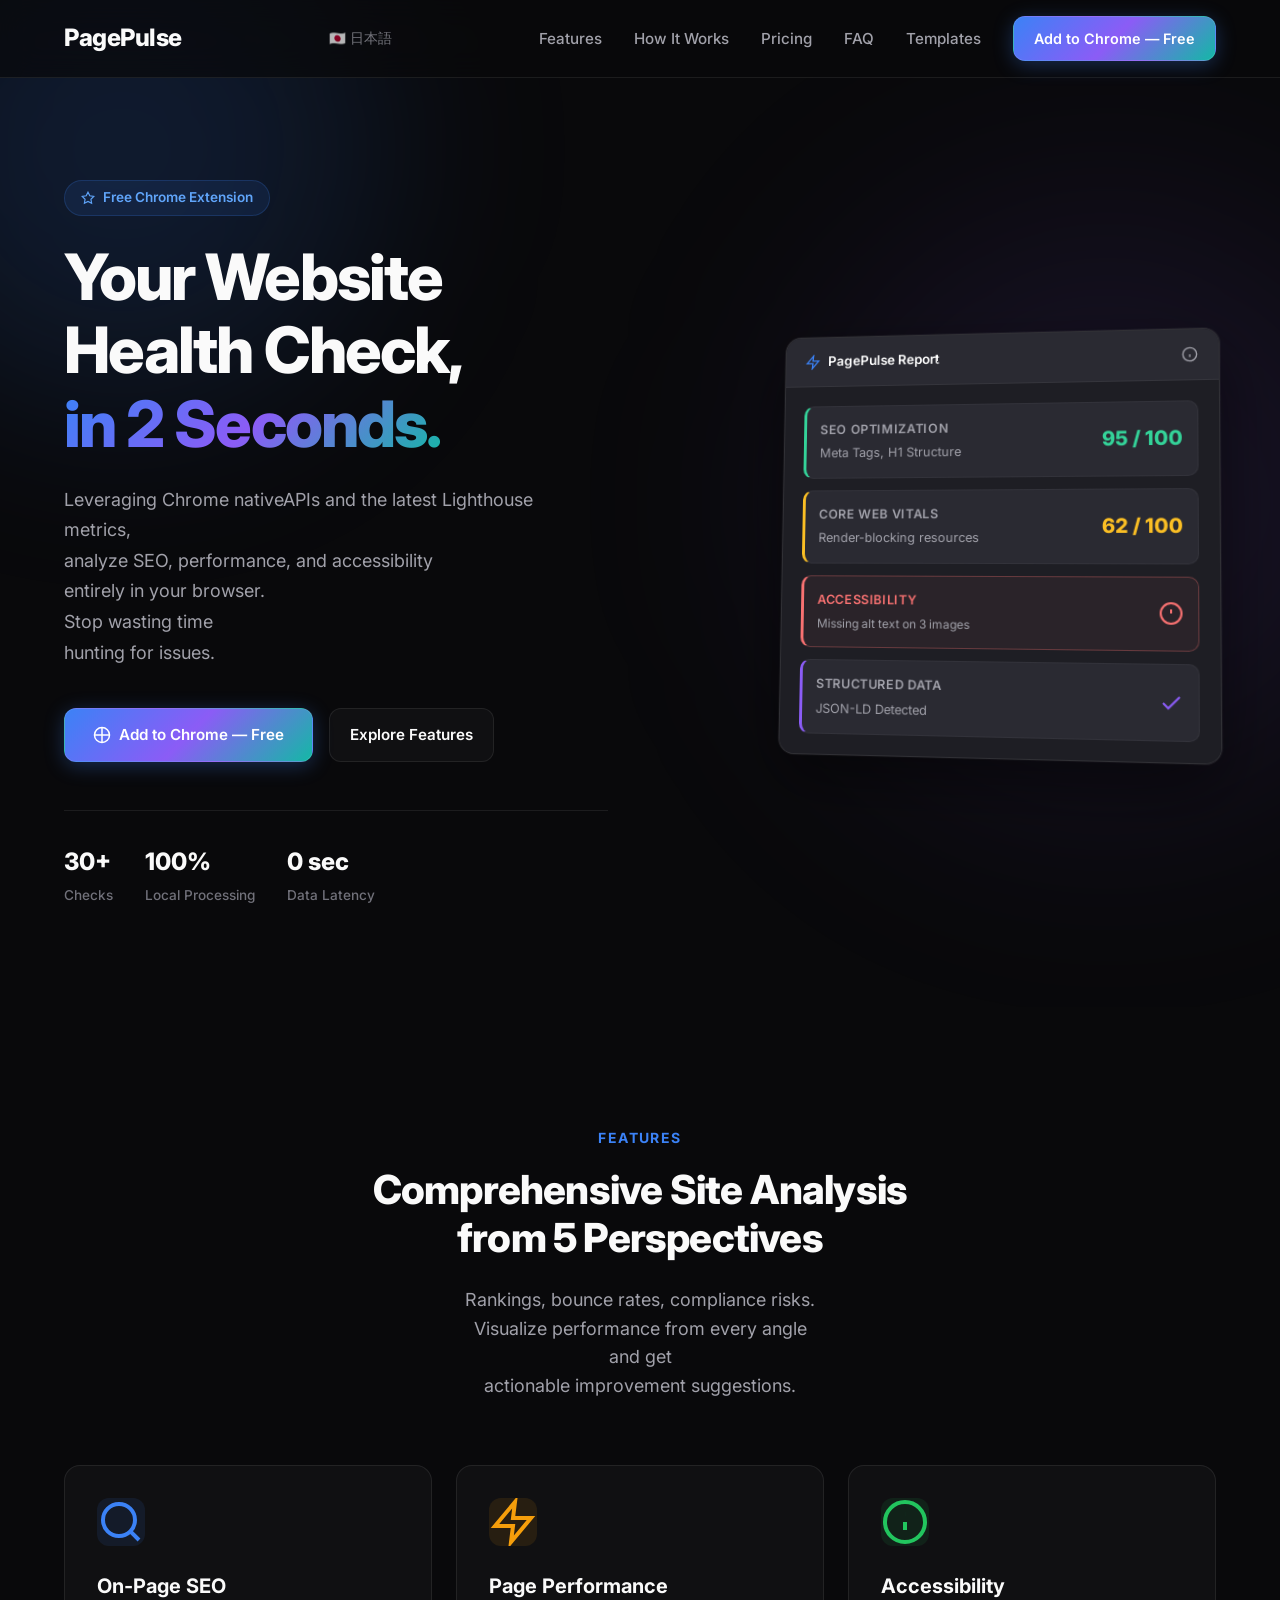
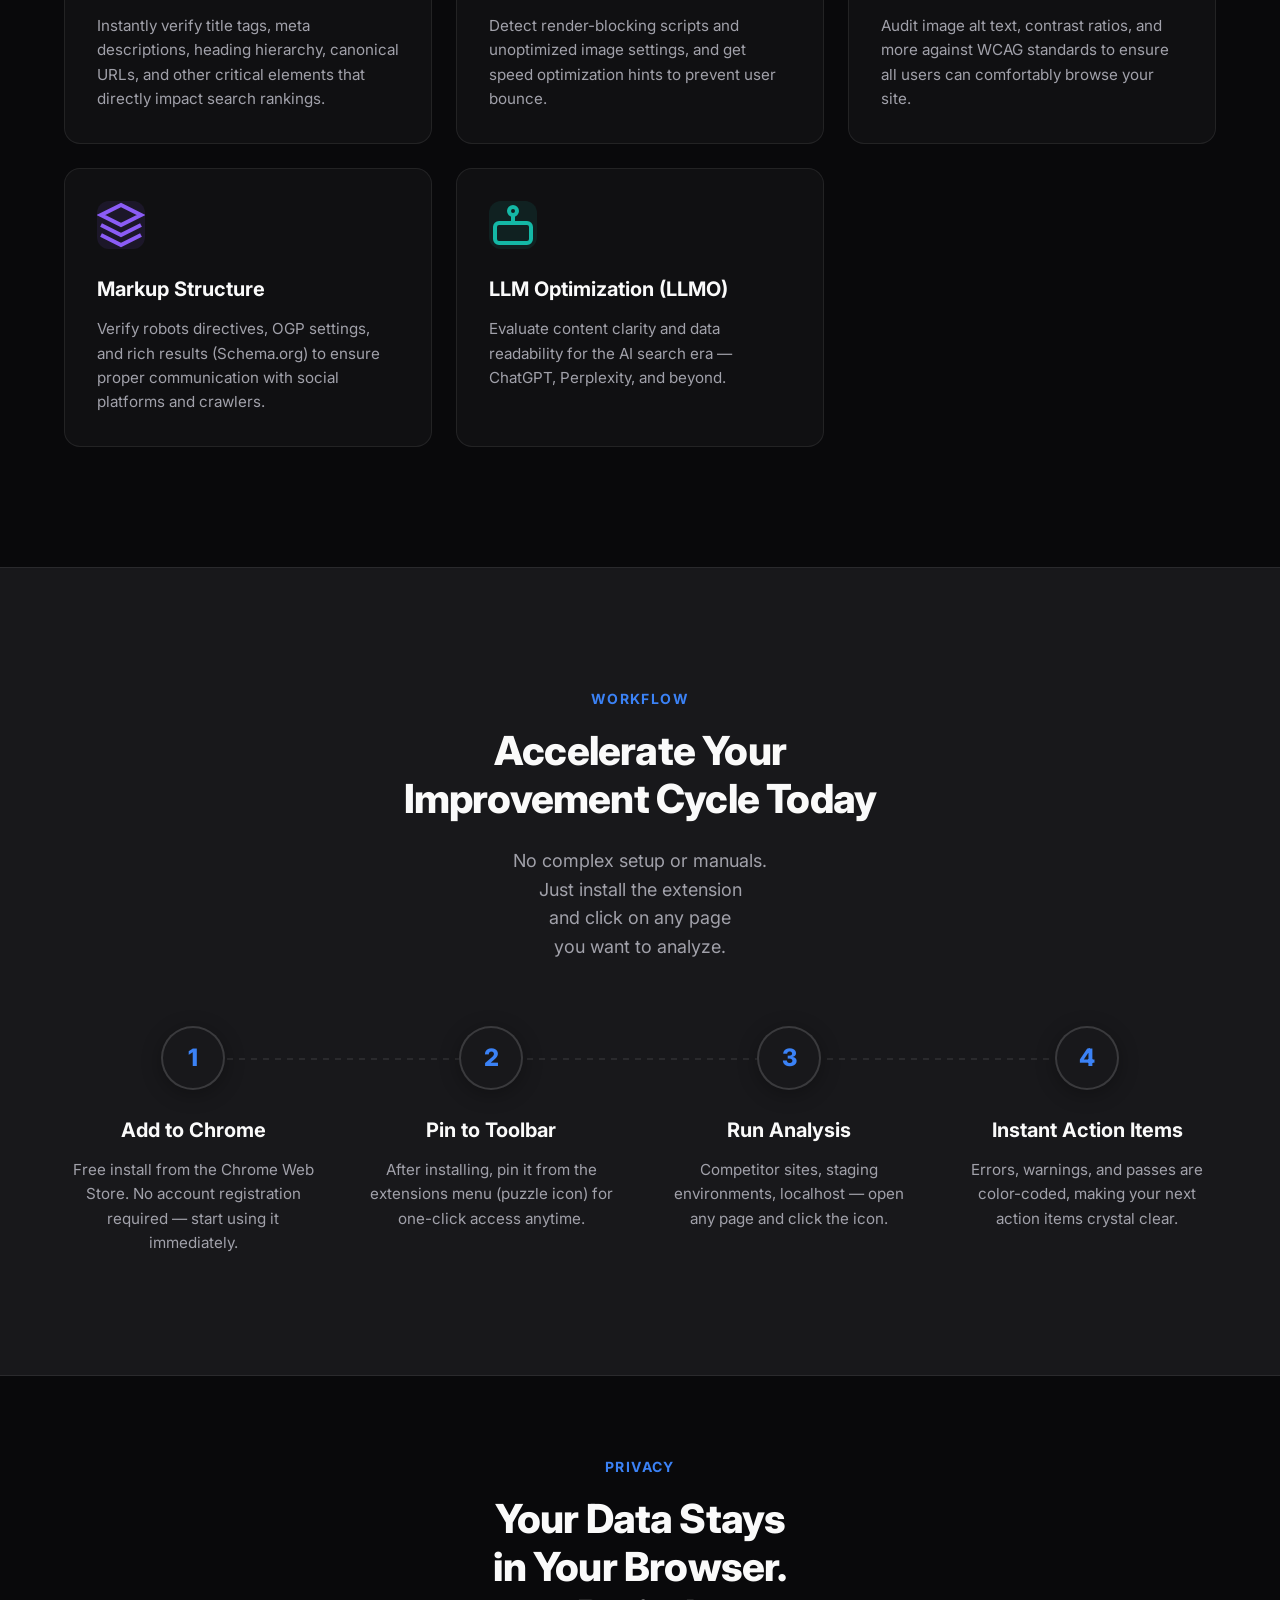
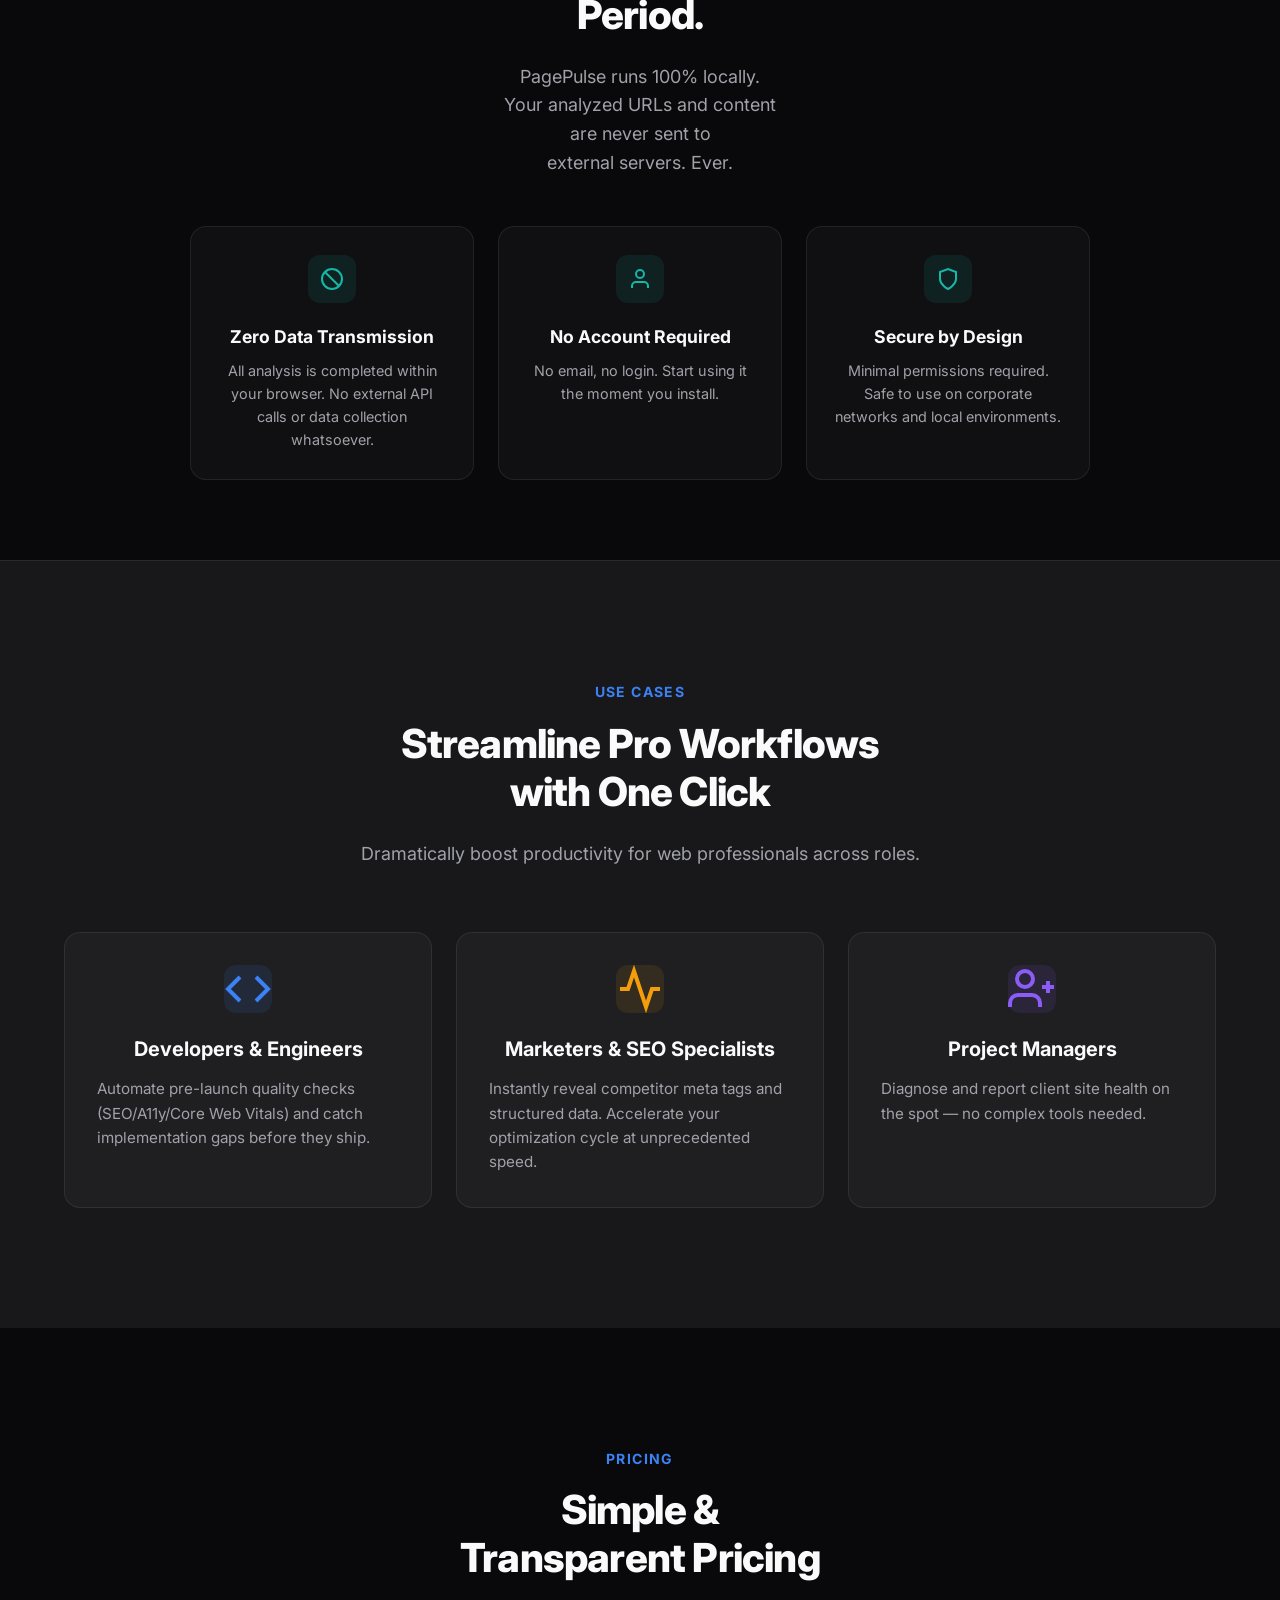
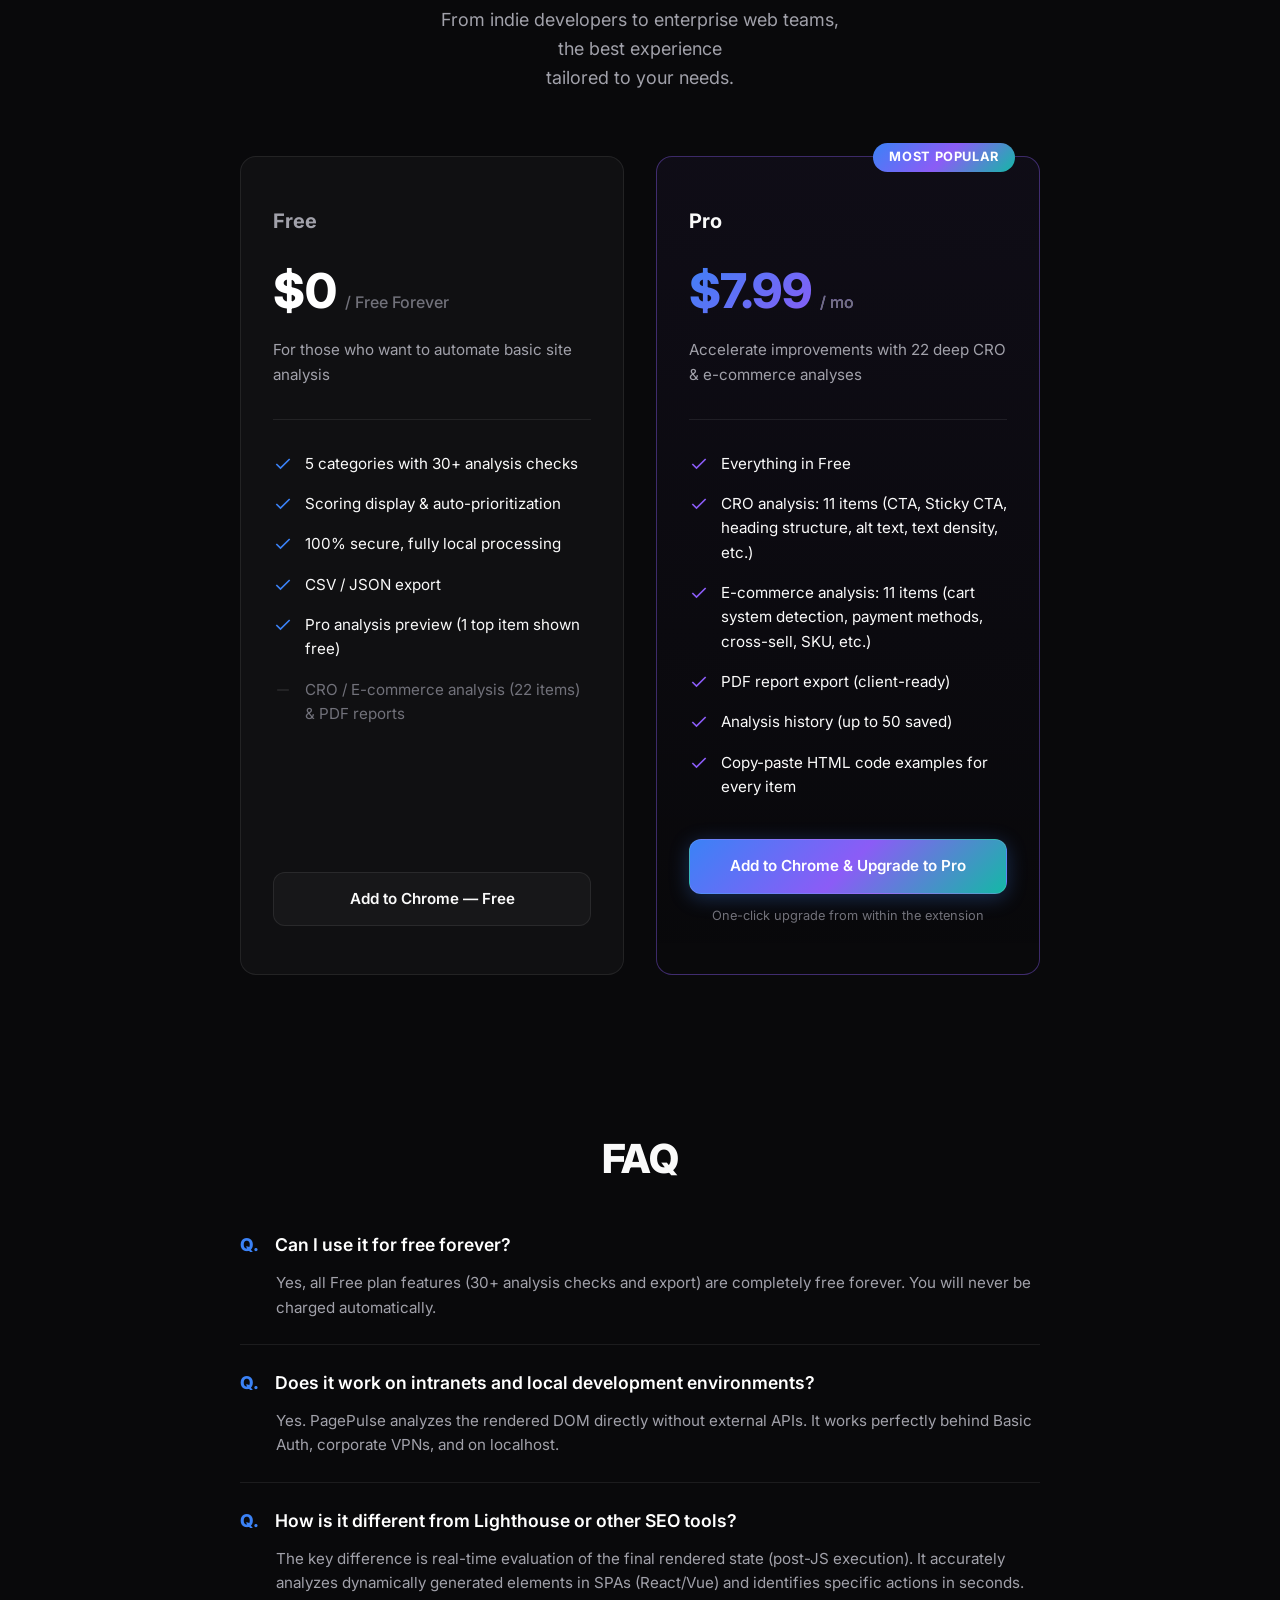
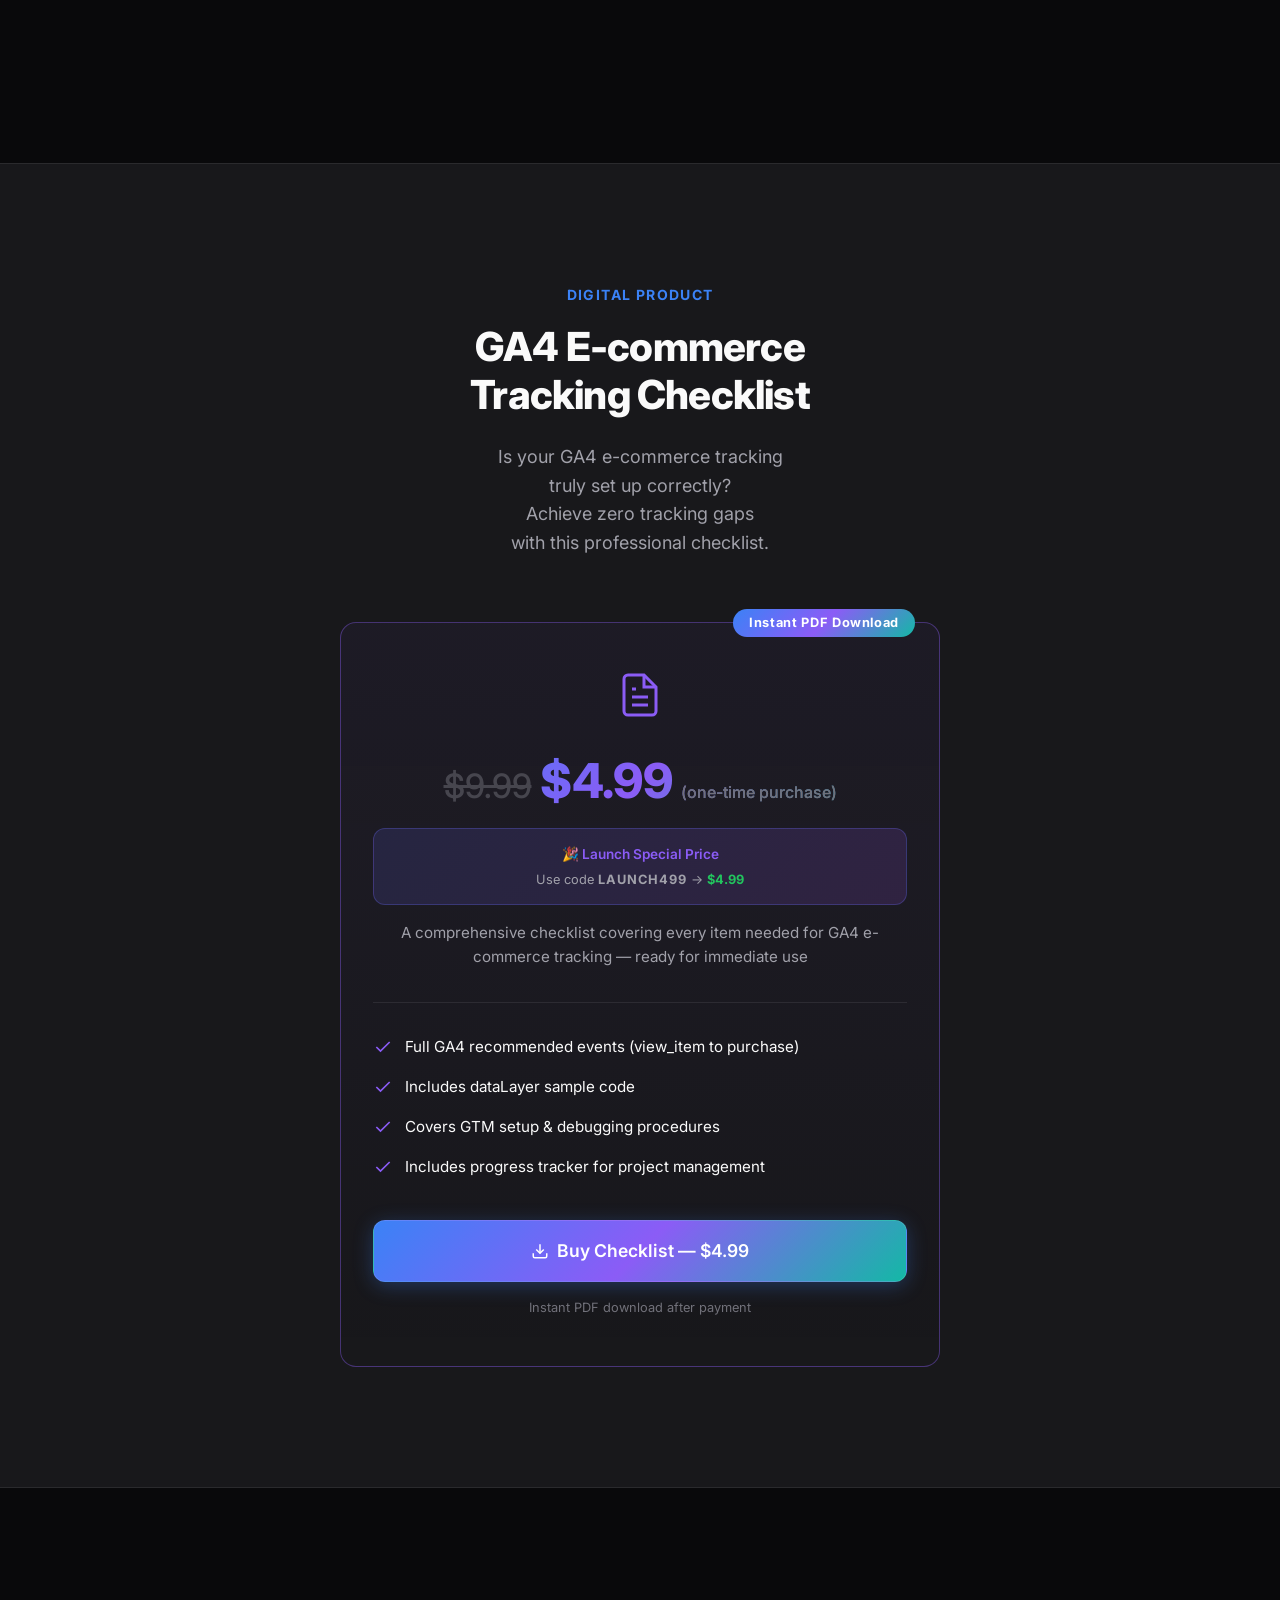
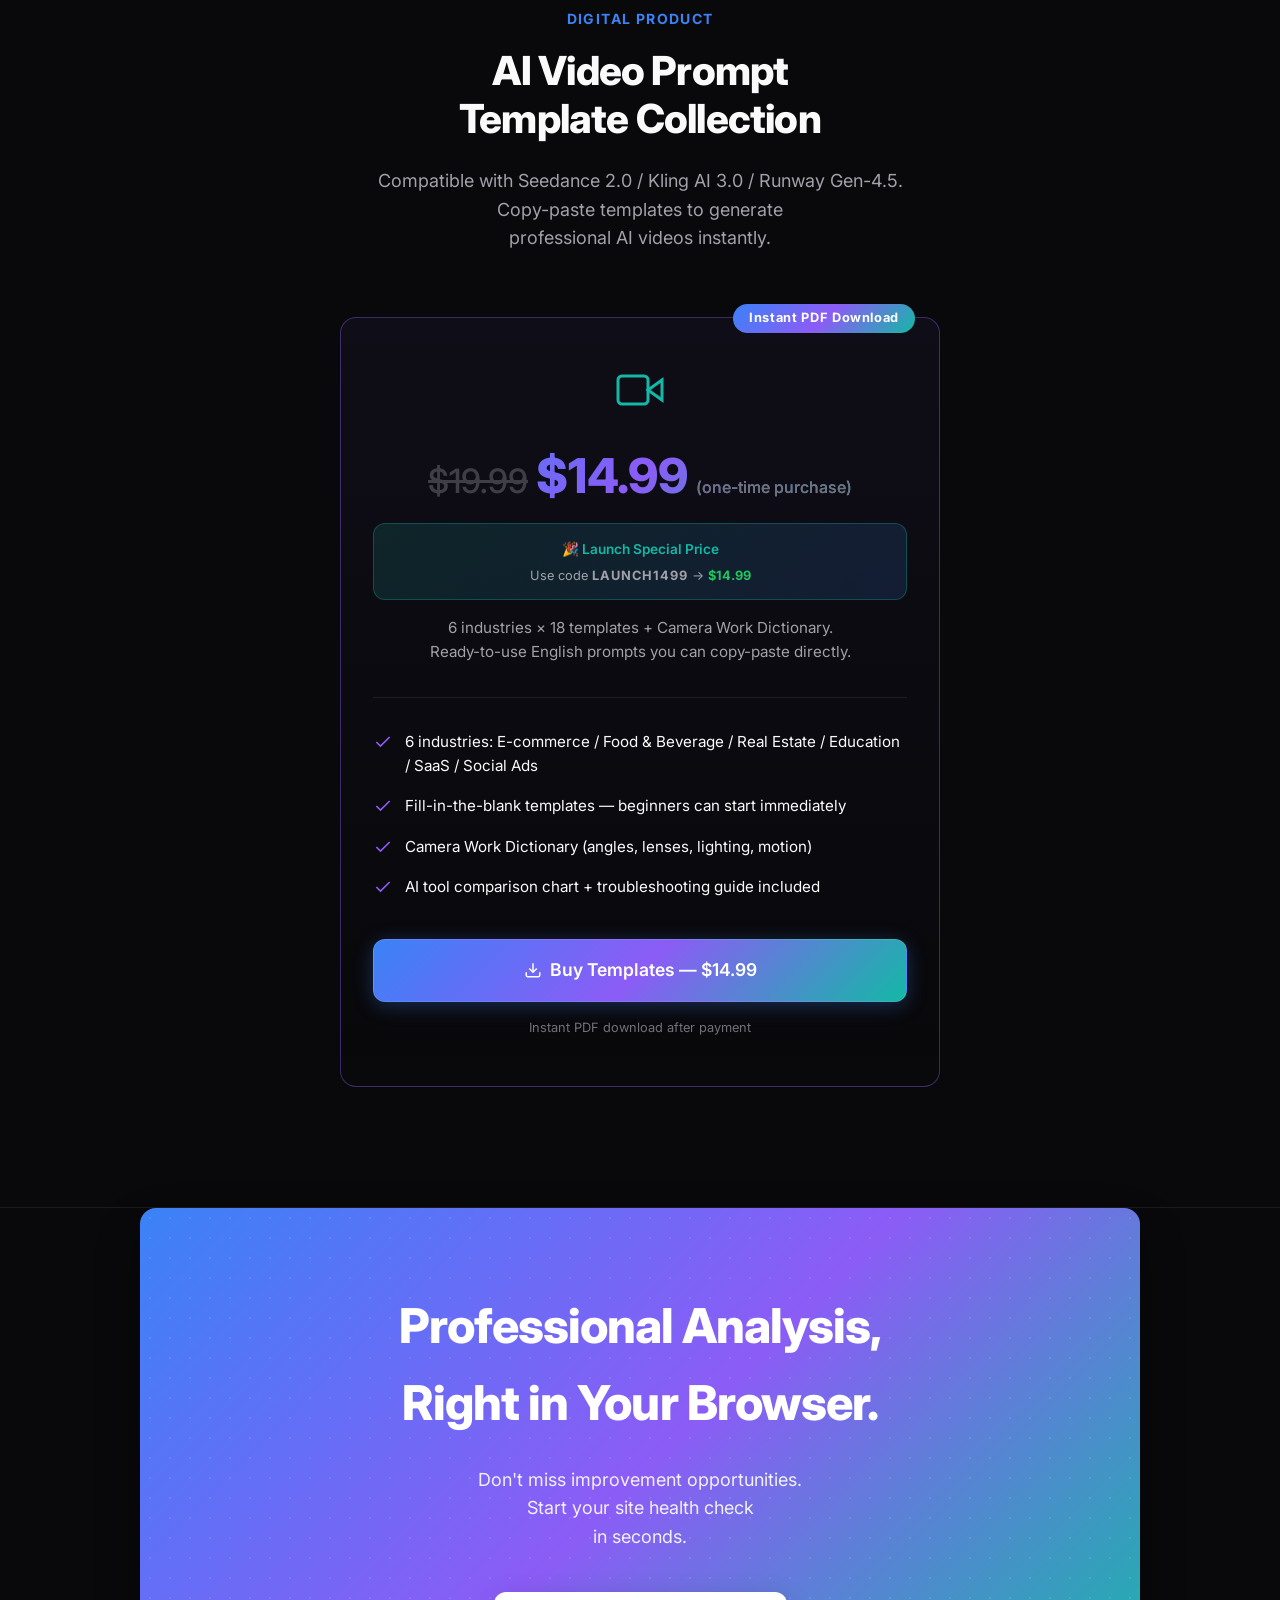
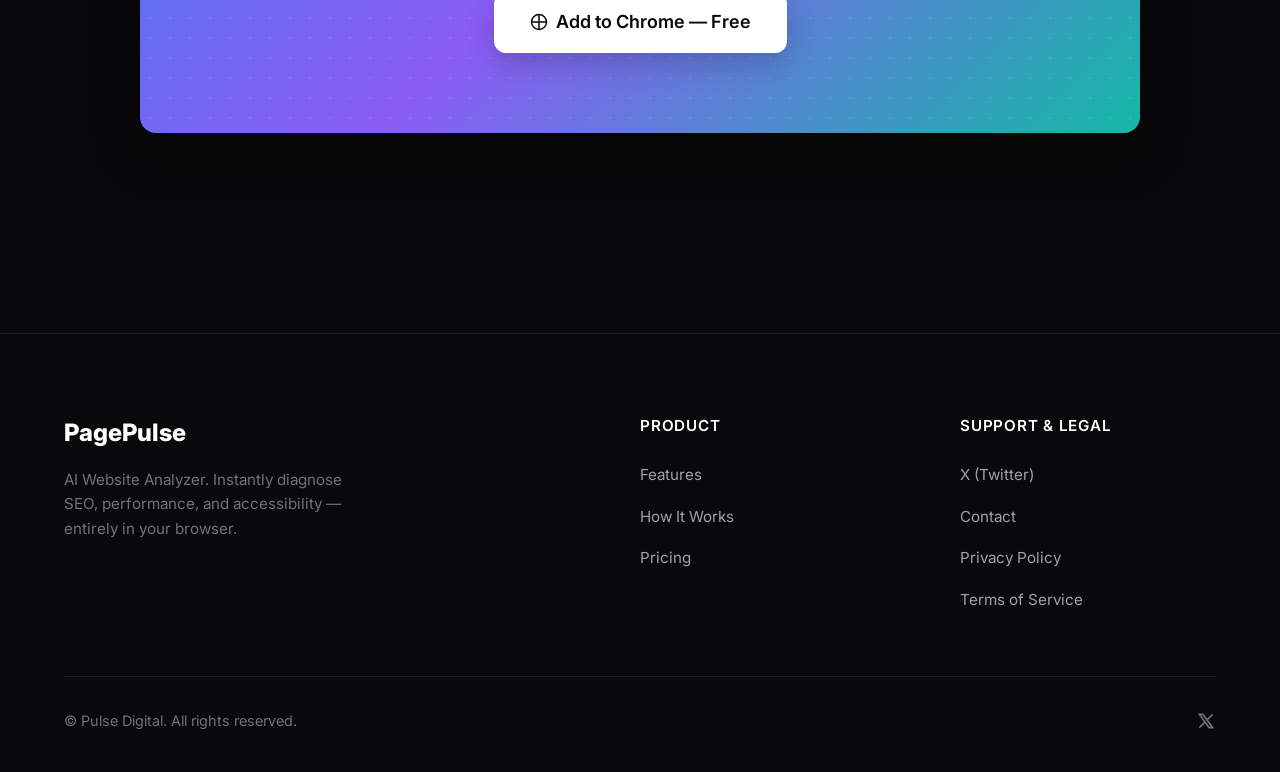
<file: en/index.html>
<!DOCTYPE html>
<html lang="en" class="scroll-smooth">
<head>
    <meta charset="UTF-8">
    <meta name="viewport" content="width=device-width, initial-scale=1.0">
    <!-- Google Tag Manager -->
    <script>(function(w,d,s,l,i){w[l]=w[l]||[];w[l].push({'gtm.start':
    new Date().getTime(),event:'gtm.js'});var f=d.getElementsByTagName(s)[0],
    j=d.createElement(s),dl=l!='dataLayer'?'&l='+l:'';j.async=true;j.src=
    'https://www.googletagmanager.com/gtm.js?id='+i+dl;f.parentNode.insertBefore(j,f);
    })(window,document,'script','dataLayer','GTM-NDF8CV6Z');</script>
    <!-- End Google Tag Manager -->
    <title>PagePulse - AI Website Analyzer | Instant Site Health Check</title>
    <meta name="description" content="Instant website health check in 2 seconds. Analyze SEO, performance, and accessibility entirely in your browser. Zero data transmission. Secure Chrome extension.">
    
    <!-- Open Graph Data -->
    <meta property="og:title" content="PagePulse - AI Website Analyzer">
    <meta property="og:description" content="Instant website health check in 2 seconds. Analyze SEO, performance, and accessibility entirely in your browser. Zero data transmission. Secure Chrome extension.">
    <meta property="og:image" content="https://pulse-digital.dev/ogp.jpg">
    <meta property="og:url" content="https://pulse-digital.dev/en/">
    <meta property="og:site_name" content="PagePulse">
    <meta property="og:locale" content="en_US">
    <meta property="og:type" content="website">
    
    <!-- Twitter Card -->
    <meta name="twitter:card" content="summary_large_image">
    <meta name="twitter:site" content="@pulsedigitaldev">
    <meta name="twitter:creator" content="@pulsedigitaldev">
    <meta name="twitter:title" content="PagePulse - AI Website Analyzer">
    <meta name="twitter:description" content="Instant website health check in 2 seconds. Analyze SEO, performance, and accessibility entirely in your browser. Zero data transmission. Secure Chrome extension.">
    <meta name="twitter:image" content="https://pulse-digital.dev/ogp.jpg">

    <!-- Schema.org / JSON-LD -->
    <script type="application/ld+json">
    {
      "@context": "https://schema.org",
      "@type": "SoftwareApplication",
      "name": "PagePulse",
      "operatingSystem": "Chrome, Edge, Brave",
      "applicationCategory": "DeveloperApplication",
      "description": "Instant website health check in 2 seconds. A Chrome extension that analyzes SEO, performance, and accessibility entirely in your browser.",
      "offers": [
        {
          "@type": "Offer",
          "name": "Free",
          "price": "0",
          "priceCurrency": "JPY"
        },
        {
          "@type": "Offer",
          "name": "Pro",
          "price": "980",
          "priceCurrency": "JPY",
          "billingIncrement": "P1M"
        }
      ],
      "aggregateRating": {
        "@type": "AggregateRating",
        "ratingValue": "5.0",
        "ratingCount": "1"
      }
    }
    </script>
    <script type="application/ld+json">
    {
      "@context": "https://schema.org",
      "@type": "FAQPage",
      "mainEntity": [
        {
          "@type": "Question",
          "name": "Can I use it for free forever?",
          "acceptedAnswer": {
            "@type": "Answer",
            "text": "Yes, all Free plan features (30+ analysis checks and export) are completely free forever. You will never be charged automatically."
          }
        },
        {
          "@type": "Question",
          "name": "Does it work on intranets and local environments?",
          "acceptedAnswer": {
            "@type": "Answer",
            "text": "Yes. PagePulse analyzes the rendered DOM directly in your browser, so it works perfectly behind Basic Auth, VPNs, and on localhost."
          }
        },
        {
          "@type": "Question",
          "name": "How is PagePulse different from Lighthouse or other SEO tools?",
          "acceptedAnswer": {
            "@type": "Answer",
            "text": "The key difference is that PagePulse evaluates the final rendered state (post-JavaScript execution) in real-time, making it effortless to analyze SPAs and dynamic content."
          }
        }
      ]
    }
    </script>

    <!-- Fonts -->
    <link rel="preconnect" href="https://fonts.googleapis.com">
    <link rel="preconnect" href="https://fonts.gstatic.com" crossorigin>
    <link href="https://fonts.googleapis.com/css2?family=Inter:wght@400;500;600;700;800&display=swap" rel="stylesheet">
    
    <style>
        :root {
            /* Theme Colors - Sophisticated Dark Slate */
            --bg-primary: #09090b;      /* zinc-950 */
            --bg-secondary: #18181b;    /* zinc-900 */
            --bg-tertiary: #27272a;     /* zinc-800 */
            --bg-card: rgba(255, 255, 255, 0.03);
            --bg-card-hover: rgba(255, 255, 255, 0.06);
            --border-primary: rgba(255, 255, 255, 0.08);
            --border-hover: rgba(255, 255, 255, 0.15);
            
            /* Typography */
            --text-primary: #fafafa;    /* zinc-50 */
            --text-secondary: #a1a1aa;  /* zinc-400 */
            --text-muted: #71717a;      /* zinc-500 */
            
            /* Accents - Tech Gradient */
            --accent-main: #3b82f6;     /* blue-500 */
            --accent-secondary: #8b5cf6;/* purple-500 */
            --accent-tertiary: #14b8a6; /* teal-500 */
            --gradient-brand: linear-gradient(135deg, #3b82f6 0%, #8b5cf6 50%, #14b8a6 100%);
            --gradient-subtle: linear-gradient(135deg, rgba(59,130,246,0.15), rgba(139,92,246,0.15));
            --gradient-glow: radial-gradient(circle at center, rgba(59,130,246,0.2) 0%, transparent 70%);

            /* Semantic */
            --success: #34d399; /* emerald-400 */
            --warning: #fbbf24; /* amber-400 */
            --error: #f87171;   /* red-400 */
            
            /* Geometry */
            --radius-sm: 8px;
            --radius-md: 12px;
            --radius-lg: 16px;
            --radius-full: 9999px;
            --font-sans: 'Inter', system-ui, sans-serif;
            --max-w-base: 1200px;
        }

        /* Essential Resets */
        *, *::before, *::after { box-sizing: border-box; margin: 0; padding: 0; }
        html { scroll-behavior: smooth; scroll-padding-top: 100px; font-family: var(--font-sans); background-color: var(--bg-primary); color: var(--text-primary); }
        body { -webkit-font-smoothing: antialiased; -moz-osx-font-smoothing: grayscale; line-height: 1.6; overflow-x: hidden; }
        a { text-decoration: none; color: inherit; }
        ul { list-style: none; }
        img, svg { max-width: 100%; height: auto; display: block; }
        button { font-family: inherit; border: none; cursor: pointer; }

        /* Typography Utilities */
        .text-gradient {
            background: var(--gradient-brand);
            -webkit-background-clip: text;
            -webkit-text-fill-color: transparent;
            background-clip: text;
            display: inline-block;
        }

        /* Layout Utilities */
        .container { width: 100%; max-width: var(--max-w-base); margin: 0 auto; padding: 0 24px; }
        .section { padding: 120px 0; position: relative; }
        
        /* Glassmorphism */
        .glass {
            background: rgba(9, 9, 11, 0.7);
            backdrop-filter: blur(16px);
            -webkit-backdrop-filter: blur(16px);
            border-bottom: 1px solid var(--border-primary);
        }

        /* Reusable Buttons */
        .btn {
            display: inline-flex; align-items: center; justify-content: center; gap: 8px;
            padding: 14px 28px; border-radius: var(--radius-md); font-weight: 600; font-size: 0.95rem;
            transition: all 0.3s cubic-bezier(0.4, 0, 0.2, 1); cursor: pointer;
        }
        .btn-primary {
            background: var(--gradient-brand); color: white;
            box-shadow: 0 4px 20px rgba(59, 130, 246, 0.3); border: 1px solid rgba(255,255,255,0.1);
        }
        .btn-primary:hover {
            transform: translateY(-2px); box-shadow: 0 8px 30px rgba(59, 130, 246, 0.4);
        }
        .btn-outline {
            background: var(--bg-card); border: 1px solid var(--border-primary); color: var(--text-primary);
        }
        .btn-outline:hover {
            background: var(--bg-card-hover); border-color: var(--border-hover);
        }
        .btn svg { width: 18px; height: 18px; }

        /* Custom Navigation */
        .nav { position: fixed; top: 0; left: 0; right: 0; z-index: 50; transition: background 0.3s; padding: 16px 0; }
        .nav .container { display: flex; justify-content: space-between; align-items: center; }
        .nav-brand { font-size: 1.5rem; font-weight: 800; letter-spacing: -0.02em; display: flex; align-items: center; gap: 8px; }
        .nav-links { display: flex; gap: 32px; align-items: center; }
        .nav-link { color: var(--text-secondary); font-size: 0.95rem; font-weight: 500; transition: color 0.2s; }
        .nav-link:hover { color: var(--text-primary); }
        .mobile-toggle { display: none; background: transparent; color: var(--text-primary); padding: 8px; }

        /* Nav Mobile Menu */
        .nav-menu-wrapper { display: flex; align-items: center; gap: 32px; }

        /* Hero Section */
        .hero { position: relative; padding: 180px 0 100px; min-height: 100vh; display: flex; align-items: center; overflow: hidden; }
        /* Hero Background Glows */
        .hero-glow-1 { position: absolute; top: -10%; left: -10%; width: 500px; height: 500px; background: rgba(59, 130, 246, 0.15); filter: blur(100px); border-radius: 50%; z-index: -1; pointer-events: none;}
        .hero-glow-2 { position: absolute; top: 20%; right: -10%; width: 600px; height: 600px; background: rgba(139, 92, 246, 0.1); filter: blur(120px); border-radius: 50%; z-index: -1; pointer-events: none;}
        
        .hero .container { display: grid; grid-template-columns: 1fr 1fr; gap: 64px; align-items: center; }
        .hero-badge {
            display: inline-flex; align-items: center; gap: 8px; padding: 6px 16px; border-radius: var(--radius-full);
            background: rgba(59, 130, 246, 0.1); border: 1px solid rgba(59, 130, 246, 0.2);
            color: #60a5fa; font-size: 0.85rem; font-weight: 600; margin-bottom: 24px;
        }
        .hero h1 { font-size: clamp(2.5rem, 5vw, 4.5rem); font-weight: 800; line-height: 1.15; letter-spacing: -0.03em; margin-bottom: 24px; }
        .hero p { font-size: 1.125rem; color: var(--text-secondary); line-height: 1.7; margin-bottom: 40px; max-width: 540px; }
        
        .hero-metrics { display: flex; gap: 32px; margin-top: 48px; border-top: 1px solid var(--border-primary); padding-top: 32px; }
        .hero-metric strong { display: block; font-size: 1.5rem; font-weight: 800; color: var(--text-primary); }
        .hero-metric span { font-size: 0.85rem; color: var(--text-muted); font-weight: 500; }

        /* UI Mockup in Hero */
        .hero-mockup-wrapper { perspective: 1200px; position: relative; }
        .hero-mockup {
            background: #1e1e24; border: 1px solid rgba(255,255,255,0.08); border-radius: 16px;
            box-shadow: 0 24px 64px rgba(0,0,0,0.5), 0 0 0 1px rgba(255,255,255,0.05);
            transform: rotateY(-8deg) rotateX(4deg); transition: transform 0.5s cubic-bezier(0.4, 0, 0.2, 1);
            width: 100%; max-width: 440px; margin-left: auto; overflow: hidden;
        }
        .hero-mockup:hover { transform: rotateY(0) rotateX(0); }
        .mockup-header {
            background: #2a2a32; padding: 14px 20px; border-bottom: 1px solid rgba(255,255,255,0.05);
            display: flex; align-items: center; justify-content: space-between;
        }
        .mockup-title { font-size: 0.85rem; font-weight: 600; color: #fff; display: flex; align-items: center; gap:8px;}
        .mockup-body { padding: 20px; display: flex; flex-direction: column; gap: 12px; background: #1e1e24; }
        @keyframes slideUpFade {
            0% { opacity: 0; transform: translateY(20px); }
            100% { opacity: 1; transform: translateY(0); }
        }
        .m-card {
            background: #2a2a32; border-radius: 10px; padding: 14px; border: 1px solid rgba(255,255,255,0.04);
            display: flex; justify-content: space-between; align-items: center;
            opacity: 0; animation: slideUpFade 0.6s cubic-bezier(0.16, 1, 0.3, 1) forwards;
        }
        .m-card:nth-child(1) { animation-delay: 0.2s; }
        .m-card:nth-child(2) { animation-delay: 0.4s; }
        .m-card:nth-child(3) { animation-delay: 0.6s; }
        .m-card:nth-child(4) { animation-delay: 0.8s; }
        .m-info { display: flex; flex-direction: column; gap: 4px; }
        .m-label { font-size: 0.8rem; color: #a1a1aa; font-weight: 600; text-transform: uppercase; letter-spacing: 0.05em; }
        .m-score { font-size: 1.25rem; font-weight: 800; }
        
        .m-card.good { border-left: 3px solid var(--success); }
        .m-card.good .m-score { color: var(--success); }
        .m-card.warn { border-left: 3px solid var(--warning); }
        .m-card.warn .m-score { color: var(--warning); }
        .m-card.err { border: 1px solid rgba(248,113,113,0.3); background: rgba(248,113,113,0.05); border-left: 3px solid var(--error); }
        .m-card.err .m-label { color: var(--error); }
        .m-err-desc { font-size: 0.75rem; color: #a1a1aa; }

        /* Section Titles */
        .section-header { text-align: center; margin-bottom: 64px; max-width: 700px; margin-inline: auto; }
        .section-label { font-size: 0.875rem; font-weight: 700; color: var(--accent-main); text-transform: uppercase; letter-spacing: 0.1em; margin-bottom: 16px; }
        .section-title { font-size: clamp(2rem, 4vw, 2.5rem); font-weight: 800; letter-spacing: -0.02em; margin-bottom: 24px; line-height: 1.2;}
        .section-desc { font-size: 1.125rem; color: var(--text-secondary); }

        /* Features Grid */
        .features-grid { display: grid; grid-template-columns: repeat(auto-fit, minmax(320px, 1fr)); gap: 24px; }
        .feature-card {
            background: var(--bg-card); border: 1px solid var(--border-primary); border-radius: var(--radius-lg);
            padding: 32px; transition: all 0.3s ease; position: relative; overflow: hidden;
        }
        .feature-card:hover {
            background: var(--bg-card-hover); border-color: var(--border-hover); transform: translateY(-4px);
        }
        .f-icon-wrap {
            width: 48px; height: 48px; border-radius: var(--radius-md); display: flex; align-items: center; justify-content: center; margin-bottom: 24px;
        }
        .feature-card h3 { font-size: 1.25rem; font-weight: 700; margin-bottom: 12px; color: var(--text-primary); }
        .feature-card p { font-size: 0.95rem; color: var(--text-secondary); line-height: 1.6; }

        /* Feature Colors */
        .f-seo .f-icon-wrap { color: #3b82f6; background: rgba(59,130,246,0.1); }
        .f-perf .f-icon-wrap { color: #f59e0b; background: rgba(245,158,11,0.1); }
        .f-a11y .f-icon-wrap { color: #22c55e; background: rgba(34,197,94,0.1); }
        .f-struct .f-icon-wrap { color: #8b5cf6; background: rgba(139,92,246,0.1); }
        .f-llm .f-icon-wrap { color: #14b8a6; background: rgba(20,184,166,0.1); }

        /* How It Works Steps */
        .steps-section { background: var(--bg-secondary); border-top: 1px solid var(--border-primary); border-bottom: 1px solid var(--border-primary); }
        .steps-grid { display: grid; grid-template-columns: repeat(4, 1fr); gap: 40px; position: relative; }
        .steps-grid::before {
            content: ''; position: absolute; top: 32px; left: 10%; right: 10%; height: 2px;
            background: repeating-linear-gradient(90deg, var(--border-primary) 0, var(--border-primary) 6px, transparent 6px, transparent 12px);
            z-index: 0;
        }
        .step-item { text-align: center; position: relative; z-index: 1; }
        .step-num {
            width: 64px; height: 64px; background: var(--bg-secondary); border: 2px solid var(--border-hover); border-radius: var(--radius-full);
            display: flex; align-items: center; justify-content: center; font-size: 1.5rem; font-weight: 800; color: var(--accent-main);
            margin: 0 auto 24px; box-shadow: 0 4px 20px rgba(0,0,0,0.3);
        }
        .step-item h3 { font-size: 1.25rem; font-weight: 700; margin-bottom: 12px; }
        .step-item p { font-size: 0.95rem; color: var(--text-secondary); }

        /* Local Privacy Banner */
        .privacy { padding: 80px 0; }
        .privacy .section-header { margin-bottom: 48px; }
        .privacy-grid {
            display: grid; grid-template-columns: repeat(3, 1fr); gap: 24px; max-width: 900px; margin: 0 auto;
        }
        .privacy-card {
            background: var(--bg-card); border: 1px solid var(--border-primary); border-radius: var(--radius-lg);
            padding: 28px 24px; text-align: center; transition: all 0.3s ease;
        }
        .privacy-card:hover {
            background: var(--bg-card-hover); border-color: rgba(20,184,166,0.3); transform: translateY(-4px);
        }
        .privacy-card .pc-icon {
            width: 48px; height: 48px; border-radius: var(--radius-md); display: flex; align-items: center; justify-content: center;
            margin: 0 auto 20px; background: rgba(20,184,166,0.1); color: var(--accent-tertiary);
        }
        .privacy-card .pc-icon svg { width: 24px; height: 24px; }
        .privacy-card h3 { font-size: 1.1rem; font-weight: 700; margin-bottom: 8px; color: var(--text-primary); }
        .privacy-card p { font-size: 0.9rem; color: var(--text-secondary); line-height: 1.6; }

        /* Pricing */
        .pricing-section { padding-bottom: 160px; }
        .pricing-grid { display: grid; grid-template-columns: 1fr 1fr; gap: 32px; max-width: 800px; margin: 0 auto; }
        .price-card {
            background: var(--bg-card); border: 1px solid var(--border-primary); border-radius: var(--radius-lg);
            padding: 48px 32px; display: flex; flex-direction: column;
        }
        .price-card.premium {
            border-color: rgba(139,92,246,0.4); background: linear-gradient(180deg, rgba(139,92,246,0.05) 0%, transparent 100%);
            position: relative;
        }
        .badge-premium {
            position: absolute; top: -14px; right: 24px; background: var(--gradient-brand); color: white;
            padding: 4px 16px; border-radius: var(--radius-full); font-size: 0.8rem; font-weight: 700; letter-spacing: 0.05em;
        }
        .p-name { font-size: 1.25rem; font-weight: 700; color: var(--text-secondary); margin-bottom: 16px; }
        .premium .p-name { color: var(--text-primary); }
        .p-price { font-size: 3rem; font-weight: 800; margin-bottom: 8px; color: white; display: flex; align-items: baseline; gap: 8px; }
        .premium .p-price { background: var(--gradient-brand); -webkit-background-clip: text; -webkit-text-fill-color: transparent; background-clip: text; }
        .p-price span { font-size: 1rem; font-weight: 500; color: var(--text-muted); -webkit-text-fill-color: var(--text-muted); }
        .p-desc { font-size: 0.95rem; color: var(--text-secondary); margin-bottom: 32px; border-bottom: 1px solid var(--border-primary); padding-bottom: 32px; }
        
        .p-features { list-style: none; display: flex; flex-direction: column; gap: 16px; margin-bottom: 40px; flex-grow: 1; }
        .p-features li { display: flex; align-items: flex-start; gap: 12px; font-size: 0.95rem; color: var(--text-primary); }
        .p-features li svg { width: 20px; height: 20px; color: var(--accent-main); flex-shrink: 0; margin-top: 2px;}
        .premium .p-features li svg { color: var(--accent-secondary); }
        .p-features li.disabled { color: var(--text-muted); }
        .p-features li.disabled svg { color: var(--bg-tertiary); }

        /* FAQ */
        .faq { max-width: 800px; margin: 0 auto; }
        .faq-item { margin-bottom: 24px; border-bottom: 1px solid var(--border-primary); padding-bottom: 24px; }
        .faq-item:last-child { border-bottom: none; }
        .faq-q { font-size: 1.1rem; font-weight: 600; margin-bottom: 12px; color: white; display: flex; gap: 16px; }
        .faq-q::before { content: 'Q.'; color: var(--accent-main); font-weight: 800; }
        .faq-a { font-size: 0.95rem; color: var(--text-secondary); line-height: 1.6; padding-left: 36px; }

        /* CTA Footer Section */
        .cta-bottom {
            max-width: 1000px; margin: 0 auto 80px; padding: 80px 40px; border-radius: var(--radius-lg);
            background: var(--gradient-brand); text-align: center; position: relative; overflow: hidden;
            box-shadow: 0 20px 40px rgba(0,0,0,0.4);
        }
        /* Pattern Overlay */
        .cta-bottom::before {
            content:''; position:absolute; top:0; left:0; width:100%; height:100%;
            background-image: radial-gradient(rgba(255,255,255,0.2) 1px, transparent 1px);
            background-size: 20px 20px; opacity: 0.5; z-index: 0;
        }
        .cta-content { position: relative; z-index: 1; }
        .cta-bottom h2 { font-size: clamp(2rem, 4vw, 3rem); font-weight: 800; color: white; margin-bottom: 24px; letter-spacing: -0.02em; }
        .cta-bottom p { font-size: 1.125rem; color: rgba(255,255,255,0.9); margin-bottom: 40px; }
        .cta-bottom .btn-primary {
            background: white; color: var(--bg-primary); font-size: 1.125rem; padding: 16px 36px;
            box-shadow: 0 10px 30px rgba(0,0,0,0.2); border: none;
        }
        .cta-bottom .btn-primary:hover { transform: translateY(-3px); box-shadow: 0 15px 40px rgba(0,0,0,0.4); }

        /* Footer */
        .footer { border-top: 1px solid var(--border-primary); padding: 80px 0 40px; background: var(--bg-primary); }
        .footer-grid { display: grid; grid-template-columns: 2fr 1fr 1fr; gap: 64px; margin-bottom: 64px; }
        .f-brand { font-size: 1.5rem; font-weight: 800; color: white; margin-bottom: 16px; display: flex; align-items: center; gap: 8px; }
        .f-brand-desc { color: var(--text-muted); font-size: 0.95rem; max-width: 300px; line-height: 1.6; }
        
        .f-col h4 { color: white; font-weight: 600; margin-bottom: 24px; font-size: 0.95rem; text-transform: uppercase; letter-spacing: 0.05em; }
        .f-links { list-style: none; display: flex; flex-direction: column; gap: 16px; }
        .f-links a { color: var(--text-secondary); text-decoration: none; font-size: 0.95rem; transition: color 0.2s; }
        .f-links a:hover { color: white; }
        
        .footer-bottom {
            border-top: 1px solid var(--border-primary); padding-top: 32px;
            display: flex; justify-content: space-between; align-items: center;
        }
        .footer-copy { color: var(--text-muted); font-size: 0.9rem; }
        .footer-social { display: flex; gap: 16px; }
        .footer-social a { color: var(--text-muted); transition: color 0.2s; }
        .footer-social a:hover { color: white; }

        /* Reveal Utils */
        .reveal { opacity: 0; transform: translateY(30px); transition: all 0.8s cubic-bezier(0.4, 0, 0.2, 1); }
        .reveal.active { opacity: 1; transform: translateY(0); }

        /* Responsive Design */
        @media (max-width: 900px) {
            .section { padding: 80px 0; }
            .hero { padding: 120px 0 80px; min-height: auto; text-align: center; }
            .hero .container { grid-template-columns: 1fr; gap: 48px; }
            .hero p { margin: 0 auto 40px; }
            .hero-metrics { justify-content: center; flex-wrap: wrap; }
            
            .hero-mockup { transform: none; max-width: 500px; margin: 0 auto; }
            .hero-mockup:hover { transform: none; }
            
            /* Nav Mobile */
            .nav-menu-wrapper {
                display: none; position: absolute; top: 100%; left: 0; width: 100%;
                background: rgba(9, 9, 11, 0.98); border-bottom: 1px solid var(--border-primary);
                flex-direction: column; padding: 24px; align-items: flex-start;
            }
            .nav-menu-wrapper.active { display: flex; }
            .mobile-toggle { display: block; }

            .steps-grid { grid-template-columns: 1fr; gap: 48px; }
            .steps-grid::before { display: none; }
            
            .pricing-grid { grid-template-columns: 1fr; }
            .privacy-grid { grid-template-columns: 1fr; gap: 16px; }
            
            .footer-grid { grid-template-columns: 1fr; gap: 48px; }
            .footer-bottom { flex-direction: column; gap: 24px; text-align: center; }

            .cta-bottom { margin: 0 16px 80px; padding: 60px 24px; }
            .cta-bottom h2 { font-size: 1.75rem; }
        }
        @media (max-width: 600px) {
            .section { padding: 64px 0; }
            .container { padding: 0 16px; }
            .hero { padding: 100px 0 60px; }
            .hero h1 { font-size: 2rem; }
            .hero p { font-size: 1rem; }
            .hero-metrics { gap: 24px; }
            .hero-metric strong { font-size: 1.25rem; }

            .section-title { font-size: 1.5rem; }
            .section-desc { font-size: 1rem; }
            .section-header { margin-bottom: 40px; }

            .features-grid { grid-template-columns: 1fr; gap: 16px; }
            .feature-card { padding: 24px; }

            .price-card { padding: 32px 24px; }
            .p-price { font-size: 2.25rem; }

            .privacy { padding: 64px 0; }
            .privacy-grid { grid-template-columns: 1fr; gap: 16px; }

            .faq-q { font-size: 1rem; }
            .footer-grid { gap: 32px; }
        }
        @media (max-width: 400px) {
            .hero h1 { font-size: 1.75rem; }
            .btn { padding: 12px 20px; font-size: 0.875rem; }
            .hero-metrics { gap: 16px; }
        }
    </style>
</head>
<body>
    <!-- Google Tag Manager (noscript) -->
    <noscript><iframe src="https://www.googletagmanager.com/ns.html?id=GTM-NDF8CV6Z"
    height="0" width="0" style="display:none;visibility:hidden"></iframe></noscript>
    <!-- End Google Tag Manager (noscript) -->

    <!-- Navigation -->
    <nav class="nav glass" id="navbar">
        <div class="container">
            <a href="/" class="nav-brand">
                PagePulse
            </a>
            
            <a href="/" class="nav-link" style="font-size:0.85rem; opacity:0.7;">🇯🇵 日本語</a>
            <button class="mobile-toggle" id="mobile-toggle" aria-label="Toggle Menu">
                <svg width="24" height="24" viewBox="0 0 24 24" fill="none" stroke="currentColor" stroke-width="2" stroke-linecap="round" stroke-linejoin="round"><line x1="3" y1="12" x2="21" y2="12"></line><line x1="3" y1="6" x2="21" y2="6"></line><line x1="3" y1="18" x2="21" y2="18"></line></svg>
            </button> <!-- Hamburger Icon -->

            <div class="nav-menu-wrapper" id="nav-menu">
                <ul class="nav-links">
                    <li><a href="#features" class="nav-link">Features</a></li>
                    <li><a href="#how-it-works" class="nav-link">How It Works</a></li>
                    <li><a href="#pricing" class="nav-link">Pricing</a></li>
                    <li><a href="#faq" class="nav-link">FAQ</a></li>
                    <li><a href="#ga4-checklist" class="nav-link">Templates</a></li>
                </ul>
                <a href="https://chrome.google.com/webstore/detail/biihgmkmmdihocjmdfedmhmkdmepfcoc" target="_blank" rel="noopener" class="btn btn-primary" style="padding: 10px 20px; font-size: 0.9rem;">
                    Add to Chrome — Free
                </a>
            </div>
        </div>
    </nav>

    <!-- Hero Section -->
    <header class="hero">
        <div class="hero-glow-1"></div>
        <div class="hero-glow-2"></div>
        <div class="container">
            <div class="hero-content reveal">
                <div class="hero-badge">
                    <svg width="14" height="14" viewBox="0 0 24 24" fill="none" stroke="currentColor" stroke-width="2"><polygon points="12 2 15.09 8.26 22 9.27 17 14.14 18.18 21.02 12 17.77 5.82 21.02 7 14.14 2 9.27 8.91 8.26 12 2"></polygon></svg>
                    Free Chrome Extension
                </div>
                <h1>Your Website<br>Health Check,<br class="pc-only"><span class="text-gradient">in 2 Seconds.</span></h1>
                <p>Leveraging Chrome nativeAPIs and the latest Lighthouse metrics,<br class="pc-only">analyze SEO, performance, and accessibility<br class="sp-only">entirely in your browser.<br class="pc-only">Stop wasting time<br class="sp-only">hunting for issues.</p>
                
                <div style="display: flex; gap: 16px; flex-wrap: wrap; justify-content: inherit;">
                    <a href="https://chrome.google.com/webstore/detail/biihgmkmmdihocjmdfedmhmkdmepfcoc" class="btn btn-primary" target="_blank" rel="noopener">
                        <svg viewBox="0 0 24 24" fill="none" stroke="currentColor" stroke-width="2"><circle cx="12" cy="12" r="10"/><path d="M12 2v20"/><path d="M2 12h20"/></svg>
                        Add to Chrome — Free
                    </a>
                    <a href="#features" class="btn btn-outline" style="padding-left: 20px; padding-right: 20px;">
                        Explore Features
                    </a>
                </div>

                <div class="hero-metrics">
                    <div class="hero-metric">
                        <strong>30+</strong>
                        <span>Checks</span>
                    </div>
                    <div class="hero-metric">
                        <strong>100%</strong>
                        <span>Local Processing</span>
                    </div>
                    <div class="hero-metric">
                        <strong>0 sec</strong>
                        <span>Data Latency</span>
                    </div>
                </div>
            </div>
            
            <div class="hero-visual reveal">
                <div class="hero-mockup-wrapper">
                    <div class="hero-mockup">
                        <div class="mockup-header">
                            <div class="mockup-title">
                                <svg width="16" height="16" viewBox="0 0 24 24" fill="none" stroke="var(--accent-main)" stroke-width="2"><path d="M13 2L3 14h9l-1 8 10-12h-9l1-8z"/></svg>
                                PagePulse Report
                            </div>
                            <svg width="16" height="16" viewBox="0 0 24 24" fill="none" stroke="#a1a1aa" stroke-width="2"><circle cx="12" cy="12" r="10"/><line x1="12" y1="16" x2="12" y2="12"/><line x1="12" y1="8" x2="12.01" y2="8"/></svg>
                        </div>
                        <div class="mockup-body">
                            <div class="m-card good">
                                <div class="m-info">
                                    <span class="m-label">SEO Optimization</span>
                                    <span style="font-size:0.8rem; color:#a1a1aa;">Meta Tags, H1 Structure</span>
                                </div>
                                <span class="m-score">95 / 100</span>
                            </div>
                            <div class="m-card warn">
                                <div class="m-info">
                                    <span class="m-label">Core Web Vitals</span>
                                    <span style="font-size:0.8rem; color:#a1a1aa;">Render-blocking resources</span>
                                </div>
                                <span class="m-score">62 / 100</span>
                            </div>
                            <div class="m-card err">
                                <div class="m-info">
                                    <span class="m-label">Accessibility</span>
                                    <span class="m-err-desc">Missing alt text on 3 images</span>
                                </div>
                                <svg width="24" height="24" viewBox="0 0 24 24" fill="none" stroke="currentColor" stroke-width="2" style="color:var(--error);"><circle cx="12" cy="12" r="10"></circle><line x1="12" y1="8" x2="12" y2="12"></line><line x1="12" y1="16" x2="12.01" y2="16"></line></svg>
                            </div>
                            <div class="m-card good" style="border-left-color: var(--accent-secondary);">
                                <div class="m-info">
                                    <span class="m-label" style="color:#a1a1aa;">Structured Data</span>
                                    <span style="font-size:0.8rem; color:#a1a1aa;">JSON-LD Detected</span>
                                </div>
                                <svg width="24" height="24" viewBox="0 0 24 24" fill="none" stroke="var(--accent-secondary)" stroke-width="2"><polyline points="20 6 9 17 4 12"></polyline></svg>
                            </div>
                        </div>
                    </div>
                </div>
            </div>
        </div>
    </header>

    <!-- Features Section -->
    <section class="section" id="features">
        <div class="container">
            <div class="section-header reveal">
                <div class="section-label">Features</div>
                <h2 class="section-title">Comprehensive Site Analysis<br class="sp-only">from 5 Perspectives</h2>
                <p class="section-desc">Rankings, bounce rates, compliance risks.<br class="sp-only">Visualize performance from every angle<br class="pc-only">and get<br class="sp-only">actionable improvement suggestions.</p>
            </div>
            
            <div class="features-grid">
                <div class="feature-card f-seo reveal">
                    <div class="f-icon-wrap">
                        <svg viewBox="0 0 24 24" fill="none" stroke="currentColor" stroke-width="2"><circle cx="11" cy="11" r="8"/><path d="m21 21-4.3-4.3"/></svg>
                    </div>
                    <h3>On-Page SEO</h3>
                    <p>Instantly verify title tags, meta descriptions, heading hierarchy, canonical URLs, and other critical elements that directly impact search rankings.</p>
                </div>
                
                <div class="feature-card f-perf reveal">
                    <div class="f-icon-wrap">
                        <svg viewBox="0 0 24 24" fill="none" stroke="currentColor" stroke-width="2"><path d="M13 2L3 14h9l-1 8 10-12h-9l1-8z"/></svg>
                    </div>
                    <h3>Page Performance</h3>
                    <p>Detect render-blocking scripts and unoptimized image settings, and get speed optimization hints to prevent user bounce.</p>
                </div>
                
                <div class="feature-card f-a11y reveal">
                    <div class="f-icon-wrap">
                        <svg viewBox="0 0 24 24" fill="none" stroke="currentColor" stroke-width="2"><circle cx="12" cy="12" r="10"/><path d="M12 16v-4"/><path d="M12 8h.01"/></svg>
                    </div>
                    <h3>Accessibility</h3>
                    <p>Audit image alt text, contrast ratios, and more against WCAG standards to ensure all users can comfortably browse your site.</p>
                </div>
                
                <div class="feature-card f-struct reveal">
                    <div class="f-icon-wrap">
                        <svg viewBox="0 0 24 24" fill="none" stroke="currentColor" stroke-width="2"><polygon points="12 2 2 7 12 12 22 7 12 2"/><polyline points="2 17 12 22 22 17"/><polyline points="2 12 12 17 22 12"/></svg>
                    </div>
                    <h3>Markup Structure</h3>
                    <p>Verify robots directives, OGP settings, and rich results (Schema.org) to ensure proper communication with social platforms and crawlers.</p>
                </div>
                
                <div class="feature-card f-llm reveal">
                    <div class="f-icon-wrap">
                        <svg viewBox="0 0 24 24" fill="none" stroke="currentColor" stroke-width="2"><rect x="3" y="11" width="18" height="10" rx="2"/><circle cx="12" cy="5" r="2"/><path d="M12 7v4"/><line x1="8" y1="16" x2="8" y2="16"/><line x1="16" y1="16" x2="16" y2="16"/></svg>
                    </div>
                    <h3>LLM Optimization (LLMO)</h3>
                    <p>Evaluate content clarity and data readability for the AI search era — ChatGPT, Perplexity, and beyond.</p>
                </div>
            </div>
        </div>
    </section>

    <!-- How It Works Section -->
    <section class="section steps-section" id="how-it-works">
        <div class="container">
            <div class="section-header reveal">
                <div class="section-label">Workflow</div>
                <h2 class="section-title">Accelerate Your<br class="sp-only">Improvement Cycle Today</h2>
                <p class="section-desc">No complex setup or manuals.<br class="sp-only">Just install the extension<br class="pc-only">and click on any page<br class="sp-only">you want to analyze.</p>
            </div>
            
            <div class="steps-grid reveal">
                <div class="step-item">
                    <div class="step-num">1</div>
                    <h3>Add to Chrome</h3>
                    <p>Free install from the Chrome Web Store. No account registration required — start using it immediately.</p>
                </div>
                <div class="step-item">
                    <div class="step-num">2</div>
                    <h3>Pin to Toolbar</h3>
                    <p>After installing, pin it from the extensions menu (puzzle icon) for one-click access anytime.</p>
                </div>
                <div class="step-item">
                    <div class="step-num">3</div>
                    <h3>Run Analysis</h3>
                    <p>Competitor sites, staging environments, localhost — open any page and click the icon.</p>
                </div>
                <div class="step-item">
                    <div class="step-num">4</div>
                    <h3>Instant Action Items</h3>
                    <p>Errors, warnings, and passes are color-coded, making your next action items crystal clear.</p>
                </div>
            </div>
        </div>
    </section>

    <!-- Local Privacy Highlight -->
    <section class="section privacy">
        <div class="container">
            <div class="section-header reveal">
                <div class="section-label">Privacy</div>
                <h2 class="section-title">Your Data Stays<br class="sp-only">in Your Browser.<br class="sp-only">Period.</h2>
                <p class="section-desc">PagePulse runs 100% locally.<br class="sp-only">Your analyzed URLs and content<br class="pc-only">are never sent to<br class="sp-only">external servers. Ever.</p>
            </div>
            
            <div class="privacy-grid reveal">
                <div class="privacy-card">
                    <div class="pc-icon">
                        <svg viewBox="0 0 24 24" fill="none" stroke="currentColor" stroke-width="2"><circle cx="12" cy="12" r="10"/><line x1="4.93" y1="4.93" x2="19.07" y2="19.07"/></svg>
                    </div>
                    <h3>Zero Data Transmission</h3>
                    <p>All analysis is completed within your browser. No external API calls or data collection whatsoever.</p>
                </div>
                <div class="privacy-card">
                    <div class="pc-icon">
                        <svg viewBox="0 0 24 24" fill="none" stroke="currentColor" stroke-width="2"><path d="M20 21v-2a4 4 0 0 0-4-4H8a4 4 0 0 0-4 4v2"/><circle cx="12" cy="7" r="4"/></svg>
                    </div>
                    <h3>No Account Required</h3>
                    <p>No email, no login. Start using it the moment you install.</p>
                </div>
                <div class="privacy-card">
                    <div class="pc-icon">
                        <svg viewBox="0 0 24 24" fill="none" stroke="currentColor" stroke-width="2"><path d="M12 22s8-4 8-10V5l-8-3-8 3v7c0 6 8 10 8 10z"/></svg>
                    </div>
                    <h3>Secure by Design</h3>
                    <p>Minimal permissions required. Safe to use on corporate networks and local environments.</p>
                </div>
            </div>
        </div>
    </section>

    <!-- Use Cases Section -->
    <section class="section usecases-section" id="usecases" style="background: var(--bg-secondary); border-top: 1px solid var(--border-primary);">
        <div class="container">
            <div class="section-header reveal">
                <div class="section-label">Use Cases</div>
                <h2 class="section-title">Streamline Pro Workflows<br class="sp-only">with One Click</h2>
                <p class="section-desc">Dramatically boost productivity for web professionals across roles.</p>
            </div>
            <div class="features-grid reveal">
                <div class="feature-card" style="text-align: center;">
                    <div class="f-icon-wrap" style="margin: 0 auto 20px; color: #3b82f6; background: rgba(59,130,246,0.1);">
                        <svg viewBox="0 0 24 24" fill="none" stroke="currentColor" stroke-width="2"><polyline points="16 18 22 12 16 6"/><polyline points="8 6 2 12 8 18"/></svg>
                    </div>
                    <h3>Developers & Engineers</h3>
                    <p style="text-align: left;">Automate pre-launch quality checks (SEO/A11y/Core Web Vitals) and catch implementation gaps before they ship.</p>
                </div>
                <div class="feature-card" style="text-align: center;">
                    <div class="f-icon-wrap" style="margin: 0 auto 20px; color: #f59e0b; background: rgba(245,158,11,0.1);">
                        <svg viewBox="0 0 24 24" fill="none" stroke="currentColor" stroke-width="2"><polyline points="22 12 18 12 15 21 9 3 6 12 2 12"/></svg>
                    </div>
                    <h3>Marketers & SEO Specialists</h3>
                    <p style="text-align: left;">Instantly reveal competitor meta tags and structured data. Accelerate your optimization cycle at unprecedented speed.</p>
                </div>
                <div class="feature-card" style="text-align: center;">
                    <div class="f-icon-wrap" style="margin: 0 auto 20px; color: #8b5cf6; background: rgba(139,92,246,0.1);">
                        <svg viewBox="0 0 24 24" fill="none" stroke="currentColor" stroke-width="2"><path d="M16 21v-2a4 4 0 0 0-4-4H5a4 4 0 0 0-4 4v2"/><circle cx="8.5" cy="7" r="4"/><path d="M20 8v6"/><path d="M23 11h-6"/></svg>
                    </div>
                    <h3>Project Managers</h3>
                    <p style="text-align: left;">Diagnose and report client site health on the spot — no complex tools needed.</p>
                </div>
            </div>
        </div>
    </section>

    <!-- Pricing Section -->
    <section class="section pricing-section" id="pricing">
        <div class="container">
            <div class="section-header reveal">
                <div class="section-label">Pricing</div>
                <h2 class="section-title">Simple &<br class="sp-only">Transparent Pricing</h2>
                <p class="section-desc">From indie developers to enterprise web teams,<br class="sp-only">the best experience<br class="pc-only">tailored to your needs.</p>
            </div>
            
            <div class="pricing-grid reveal">
                <!-- Free Plan -->
                <div class="price-card">
                    <div class="p-name">Free</div>
                    <div class="p-price">$0 <span>/ Free Forever</span></div>
                    <div class="p-desc">For those who want to automate basic site analysis</div>
                    
                    <ul class="p-features">
                        <li>
                            <svg viewBox="0 0 24 24" fill="none" stroke="currentColor" stroke-width="2"><polyline points="20 6 9 17 4 12"/></svg>
                            5 categories with 30+ analysis checks
                        </li>
                        <li>
                            <svg viewBox="0 0 24 24" fill="none" stroke="currentColor" stroke-width="2"><polyline points="20 6 9 17 4 12"/></svg>
                            Scoring display & auto-prioritization
                        </li>
                        <li>
                            <svg viewBox="0 0 24 24" fill="none" stroke="currentColor" stroke-width="2"><polyline points="20 6 9 17 4 12"/></svg>
                            100% secure, fully local processing
                        </li>
                        <li>
                            <svg viewBox="0 0 24 24" fill="none" stroke="currentColor" stroke-width="2"><polyline points="20 6 9 17 4 12"/></svg>
                            CSV / JSON export
                        </li>
                        <li>
                            <svg viewBox="0 0 24 24" fill="none" stroke="currentColor" stroke-width="2"><polyline points="20 6 9 17 4 12"/></svg>
                            Pro analysis preview (1 top item shown free)
                        </li>
                        <li class="disabled">
                            <svg viewBox="0 0 24 24" fill="none" stroke="currentColor" stroke-width="2"><line x1="5" y1="12" x2="19" y2="12"/></svg>
                            CRO / E-commerce analysis (22 items) & PDF reports
                        </li>
                    </ul>
                    
                    <a href="https://chrome.google.com/webstore/detail/biihgmkmmdihocjmdfedmhmkdmepfcoc" class="btn btn-outline" target="_blank" rel="noopener" style="width: 100%;">
                        Add to Chrome — Free
                    </a>
                </div>
                
                <!-- Pro Plan -->
                <div class="price-card premium">
                    <div class="badge-premium">MOST POPULAR</div>
                    <div class="p-name">Pro</div>
                    <div class="p-price">$7.99 <span>/ mo</span></div>
                    <div class="p-desc">Accelerate improvements with 22 deep CRO & e-commerce analyses</div>
                    
                    <ul class="p-features">
                        <li>
                            <svg viewBox="0 0 24 24" fill="none" stroke="currentColor" stroke-width="2"><polyline points="20 6 9 17 4 12"/></svg>
                            Everything in Free
                        </li>
                        <li>
                            <svg viewBox="0 0 24 24" fill="none" stroke="currentColor" stroke-width="2"><polyline points="20 6 9 17 4 12"/></svg>
                            CRO analysis: 11 items (CTA, Sticky CTA, heading structure, alt text, text density, etc.)
                        </li>
                        <li>
                            <svg viewBox="0 0 24 24" fill="none" stroke="currentColor" stroke-width="2"><polyline points="20 6 9 17 4 12"/></svg>
                            E-commerce analysis: 11 items (cart system detection, payment methods, cross-sell, SKU, etc.)
                        </li>
                        <li>
                            <svg viewBox="0 0 24 24" fill="none" stroke="currentColor" stroke-width="2"><polyline points="20 6 9 17 4 12"/></svg>
                            PDF report export (client-ready)
                        </li>
                        <li>
                            <svg viewBox="0 0 24 24" fill="none" stroke="currentColor" stroke-width="2"><polyline points="20 6 9 17 4 12"/></svg>
                            Analysis history (up to 50 saved)
                        </li>
                        <li>
                            <svg viewBox="0 0 24 24" fill="none" stroke="currentColor" stroke-width="2"><polyline points="20 6 9 17 4 12"/></svg>
                            Copy-paste HTML code examples for every item
                        </li>
                    </ul>
                    
                    <a href="https://chrome.google.com/webstore/detail/biihgmkmmdihocjmdfedmhmkdmepfcoc" class="btn btn-primary" target="_blank" rel="noopener" style="width: 100%;">
                        Add to Chrome & Upgrade to Pro
                    </a>
                    <p style="margin-top: 12px; font-size: 0.8rem; color: var(--text-muted); text-align: center;">One-click upgrade from within the extension</p>
                </div>
            </div>
        </div>
    </section>

    <!-- FAQ Section -->
    <section class="section" id="faq" style="padding-top: 0;">
        <div class="container reveal">
            <h2 class="section-title" style="text-align: center; margin-bottom: 48px;">FAQ</h2>
            <div class="faq">
                <div class="faq-item">
                    <div class="faq-q">Can I use it for free forever?</div>
                    <div class="faq-a">Yes, all Free plan features (30+ analysis checks and export) are completely free forever. You will never be charged automatically.</div>
                </div>
                <div class="faq-item">
                    <div class="faq-q">Does it work on intranets and local development environments?</div>
                    <div class="faq-a">Yes. PagePulse analyzes the rendered DOM directly without external APIs. It works perfectly behind Basic Auth, corporate VPNs, and on localhost.</div>
                </div>
                <div class="faq-item">
                    <div class="faq-q">How is it different from Lighthouse or other SEO tools?</div>
                    <div class="faq-a">The key difference is real-time evaluation of the final rendered state (post-JS execution). It accurately analyzes dynamically generated elements in SPAs (React/Vue) and identifies specific actions in seconds.</div>
                </div>
            </div>
        </div>
    </section>

    <!-- Digital Product: GA4 Checklist -->
    <section class="section" id="ga4-checklist" style="background: var(--bg-secondary); border-top: 1px solid var(--border-primary); border-bottom: 1px solid var(--border-primary);">
        <div class="container">
            <div class="section-header reveal">
                <div class="section-label">Digital Product</div>
                <h2 class="section-title">GA4 E-commerce<br class="sp-only">Tracking Checklist</h2>
                <p class="section-desc">Is your GA4 e-commerce tracking<br class="sp-only">truly set up correctly?<br class="pc-only">Achieve zero tracking gaps<br class="sp-only">with this professional checklist.</p>
            </div>
            <div style="max-width: 600px; margin: 0 auto;" class="reveal">
                <div class="price-card premium" style="text-align: center;">
                    <div class="badge-premium">Instant PDF Download</div>
                    <div style="margin-bottom: 24px;">
                        <svg width="48" height="48" viewBox="0 0 24 24" fill="none" stroke="var(--accent-secondary)" stroke-width="1.5" style="margin: 0 auto;">
                            <path d="M14 2H6a2 2 0 0 0-2 2v16a2 2 0 0 0 2 2h12a2 2 0 0 0 2-2V8z"/><polyline points="14 2 14 8 20 8"/><line x1="16" y1="13" x2="8" y2="13"/><line x1="16" y1="17" x2="8" y2="17"/><polyline points="10 9 9 9 8 9"/>
                        </svg>
                    </div>
                    <div class="p-price" style="justify-content: center;"><span style="text-decoration: line-through; opacity: 0.5; font-size: 0.7em;">$9.99</span> $4.99 <span>(one-time purchase)</span></div>
                    <div style="background: linear-gradient(135deg, rgba(99,102,241,0.15), rgba(168,85,247,0.15)); border: 1px solid rgba(99,102,241,0.3); border-radius: 12px; padding: 12px 16px; margin-bottom: 16px; text-align: center;">
                        <span style="font-size: 0.85rem; color: var(--accent-secondary); font-weight: 600;">🎉 Launch Special Price</span><br>
                        <span style="font-size: 0.8rem; color: var(--text-secondary);">Use code <strong style="color: var(--accent-primary); letter-spacing: 1px;">LAUNCH499</strong> → <strong style="color: #22c55e;">$4.99</strong></span>
                    </div>
                    <div class="p-desc">A comprehensive checklist covering every item needed for GA4 e-commerce tracking — ready for immediate use</div>
                    <ul class="p-features" style="text-align: left;">
                        <li>
                            <svg viewBox="0 0 24 24" fill="none" stroke="currentColor" stroke-width="2"><polyline points="20 6 9 17 4 12"/></svg>
                            Full GA4 recommended events (view_item to purchase)
                        </li>
                        <li>
                            <svg viewBox="0 0 24 24" fill="none" stroke="currentColor" stroke-width="2"><polyline points="20 6 9 17 4 12"/></svg>
                            Includes dataLayer sample code
                        </li>
                        <li>
                            <svg viewBox="0 0 24 24" fill="none" stroke="currentColor" stroke-width="2"><polyline points="20 6 9 17 4 12"/></svg>
                            Covers GTM setup & debugging procedures
                        </li>
                        <li>
                            <svg viewBox="0 0 24 24" fill="none" stroke="currentColor" stroke-width="2"><polyline points="20 6 9 17 4 12"/></svg>
                            Includes progress tracker for project management
                        </li>
                    </ul>
                    <a href="https://buy.stripe.com/aFadR86kL7Gt0lH73h5ZC06" class="btn btn-primary" style="width: 100%; font-size: 1.1rem; padding: 16px 32px;" id="cta-ga4-checklist">
                        <svg viewBox="0 0 24 24" fill="none" stroke="currentColor" stroke-width="2" width="20" height="20"><path d="M21 15v4a2 2 0 0 1-2 2H5a2 2 0 0 1-2-2v-4"/><polyline points="7 10 12 15 17 10"/><line x1="12" y1="15" x2="12" y2="3"/></svg>
                        Buy Checklist — $4.99
                    </a>
                    <p style="margin-top: 16px; font-size: 0.8rem; color: var(--text-muted);">Instant PDF download after payment</p>
                </div>
            </div>
        </div>
    </section>

    <!-- Digital Product: AI Video Prompt Templates -->
    <section class="section" id="ai-video-templates" style="border-bottom: 1px solid var(--border-primary);">
        <div class="container">
            <div class="section-header reveal">
                <div class="section-label">Digital Product</div>
                <h2 class="section-title">AI Video Prompt<br class="sp-only">Template Collection</h2>
                <p class="section-desc">Compatible with Seedance 2.0 / Kling AI 3.0 / Runway Gen-4.5.<br class="pc-only">Copy-paste templates to generate<br class="sp-only">professional AI videos instantly.</p>
            </div>
            <div style="max-width: 600px; margin: 0 auto;" class="reveal">
                <div class="price-card premium" style="text-align: center;">
                    <div class="badge-premium">Instant PDF Download</div>
                    <div style="margin-bottom: 24px;">
                        <svg width="48" height="48" viewBox="0 0 24 24" fill="none" stroke="var(--accent-tertiary)" stroke-width="1.5" style="margin: 0 auto;">
                            <polygon points="23 7 16 12 23 17 23 7"/><rect x="1" y="5" width="15" height="14" rx="2" ry="2"/>
                        </svg>
                    </div>
                    <div class="p-price" style="justify-content: center;"><span style="text-decoration: line-through; opacity: 0.5; font-size: 0.7em;">$19.99</span> $14.99 <span>(one-time purchase)</span></div>
                    <div style="background: linear-gradient(135deg, rgba(20,184,166,0.15), rgba(59,130,246,0.15)); border: 1px solid rgba(20,184,166,0.3); border-radius: 12px; padding: 12px 16px; margin-bottom: 16px; text-align: center;">
                        <span style="font-size: 0.85rem; color: var(--accent-tertiary); font-weight: 600;">🎉 Launch Special Price</span><br>
                        <span style="font-size: 0.8rem; color: var(--text-secondary);">Use code <strong style="color: var(--accent-primary); letter-spacing: 1px;">LAUNCH1499</strong> → <strong style="color: #22c55e;">$14.99</strong></span>
                    </div>
                    <div class="p-desc">6 industries × 18 templates + Camera Work Dictionary.<br>Ready-to-use English prompts you can copy-paste directly.</div>
                    <ul class="p-features" style="text-align: left;">
                        <li>
                            <svg viewBox="0 0 24 24" fill="none" stroke="currentColor" stroke-width="2"><polyline points="20 6 9 17 4 12"/></svg>
                            6 industries: E-commerce / Food & Beverage / Real Estate / Education / SaaS / Social Ads
                        </li>
                        <li>
                            <svg viewBox="0 0 24 24" fill="none" stroke="currentColor" stroke-width="2"><polyline points="20 6 9 17 4 12"/></svg>
                            Fill-in-the-blank templates — beginners can start immediately
                        </li>
                        <li>
                            <svg viewBox="0 0 24 24" fill="none" stroke="currentColor" stroke-width="2"><polyline points="20 6 9 17 4 12"/></svg>
                            Camera Work Dictionary (angles, lenses, lighting, motion)
                        </li>
                        <li>
                            <svg viewBox="0 0 24 24" fill="none" stroke="currentColor" stroke-width="2"><polyline points="20 6 9 17 4 12"/></svg>
                            AI tool comparison chart + troubleshooting guide included
                        </li>
                    </ul>
                    <a href="https://buy.stripe.com/dRmbJ010r8Kx1pLcnB5ZC05" class="btn btn-primary" style="width: 100%; font-size: 1.1rem; padding: 16px 32px;" id="cta-ai-video-templates">
                        <svg viewBox="0 0 24 24" fill="none" stroke="currentColor" stroke-width="2" width="20" height="20"><path d="M21 15v4a2 2 0 0 1-2 2H5a2 2 0 0 1-2-2v-4"/><polyline points="7 10 12 15 17 10"/><line x1="12" y1="15" x2="12" y2="3"/></svg>
                        Buy Templates — $14.99
                    </a>
                    <p style="margin-top: 16px; font-size: 0.8rem; color: var(--text-muted);">Instant PDF download after payment</p>
                </div>
            </div>
        </div>
    </section>

    <!-- Bottom CTA -->
    <section class="section" style="padding-top: 0;">
        <div class="container reveal">
            <div class="cta-bottom">
                <div class="cta-content">
                    <h2>Professional Analysis,<br class="sp-only">Right in Your Browser.</h2>
                    <p>Don't miss improvement opportunities.<br class="sp-only">Start your site health check<br class="pc-only">in seconds.</p>
                    <a href="https://chrome.google.com/webstore/detail/biihgmkmmdihocjmdfedmhmkdmepfcoc" class="btn btn-primary" target="_blank" rel="noopener" style="display:inline-flex;">
                        <svg viewBox="0 0 24 24" fill="none" stroke="currentColor" stroke-width="2"><circle cx="12" cy="12" r="10"/><path d="M12 2v20"/><path d="M2 12h20"/></svg>
                        Add to Chrome — Free
                    </a>
                </div>
            </div>
        </div>
    </section>

    <!-- Footer -->
    <footer class="footer reveal">
        <div class="container">
            <div class="footer-grid">
                <div class="f-col" style="grid-column: 1;">
                    <a href="/" class="f-brand">
                        PagePulse
                    </a>
                    <p class="f-brand-desc">AI Website Analyzer. Instantly diagnose SEO, performance, and accessibility — entirely in your browser.</p>
                </div>
                <div class="f-col">
                    <h4>Product</h4>
                    <ul class="f-links">
                        <li><a href="#features">Features</a></li>
                        <li><a href="#how-it-works">How It Works</a></li>
                        <li><a href="#pricing">Pricing</a></li>
                    </ul>
                </div>
                <div class="f-col">
                    <h4>Support & Legal</h4>
                    <ul class="f-links">
                        <li><a href="https://x.com/pulsedigitaldev" target="_blank" rel="noopener">X (Twitter)</a></li>
                        <li><a href="mailto:contact@pulse-digital.dev">Contact</a></li>
                        <li><a href="/privacy-policy">Privacy Policy</a></li>
                        <li><a href="/en/terms">Terms of Service</a></li>
                    </ul>
                </div>
            </div>
            
            <div class="footer-bottom">
                <div class="footer-copy">&copy; Pulse Digital. All rights reserved.</div>
                <div class="footer-social">
                    <a href="https://x.com/pulsedigitaldev" aria-label="X (Twitter)" target="_blank" rel="noopener">
                        <svg width="20" height="20" viewBox="0 0 24 24" fill="none" stroke="currentColor" stroke-width="2"><path d="M4 4l11.733 16h4.267l-11.733 -16z"/><path d="M4 20l6.768 -6.768m2.46 -2.46l6.772 -6.772"/></svg>
                    </a>
                </div>
            </div>
        </div>
    </footer>

    <!-- Interactive Scripts -->
    <script>
        document.addEventListener('DOMContentLoaded', () => {
            // Scroll Reveal Animation
            const revealElements = document.querySelectorAll('.reveal');
            const revealOptions = { threshold: 0.1, rootMargin: "0px 0px -50px 0px" };
            const revealObserver = new IntersectionObserver((entries, observer) => {
                entries.forEach(entry => {
                    if (entry.isIntersecting) {
                        entry.target.classList.add('active');
                        observer.unobserve(entry.target);
                    }
                });
            }, revealOptions);
            
            revealElements.forEach(el => revealObserver.observe(el));

            // Navbar Blur & Background on Scroll
            const nav = document.getElementById('navbar');
            window.addEventListener('scroll', () => {
                if (window.scrollY > 50) {
                    nav.style.background = 'rgba(9, 9, 11, 0.85)';
                    nav.style.boxShadow = '0 4px 30px rgba(0, 0, 0, 0.5)';
                } else {
                    nav.style.background = 'rgba(9, 9, 11, 0.7)';
                    nav.style.boxShadow = 'none';
                }
            });

            // Mobile Menu Toggle
            const mobileBtn = document.getElementById('mobile-toggle');
            const navMenu = document.getElementById('nav-menu');
            
            if (mobileBtn && navMenu) {
                mobileBtn.addEventListener('click', () => {
                    navMenu.classList.toggle('active');
                });

                // Close menu when clicking a link
                const navLinks = navMenu.querySelectorAll('a');
                navLinks.forEach(link => {
                    link.addEventListener('click', () => {
                        navMenu.classList.remove('active');
                    });
                });
            }
        });
    </script>
</body>
</html>
</file>
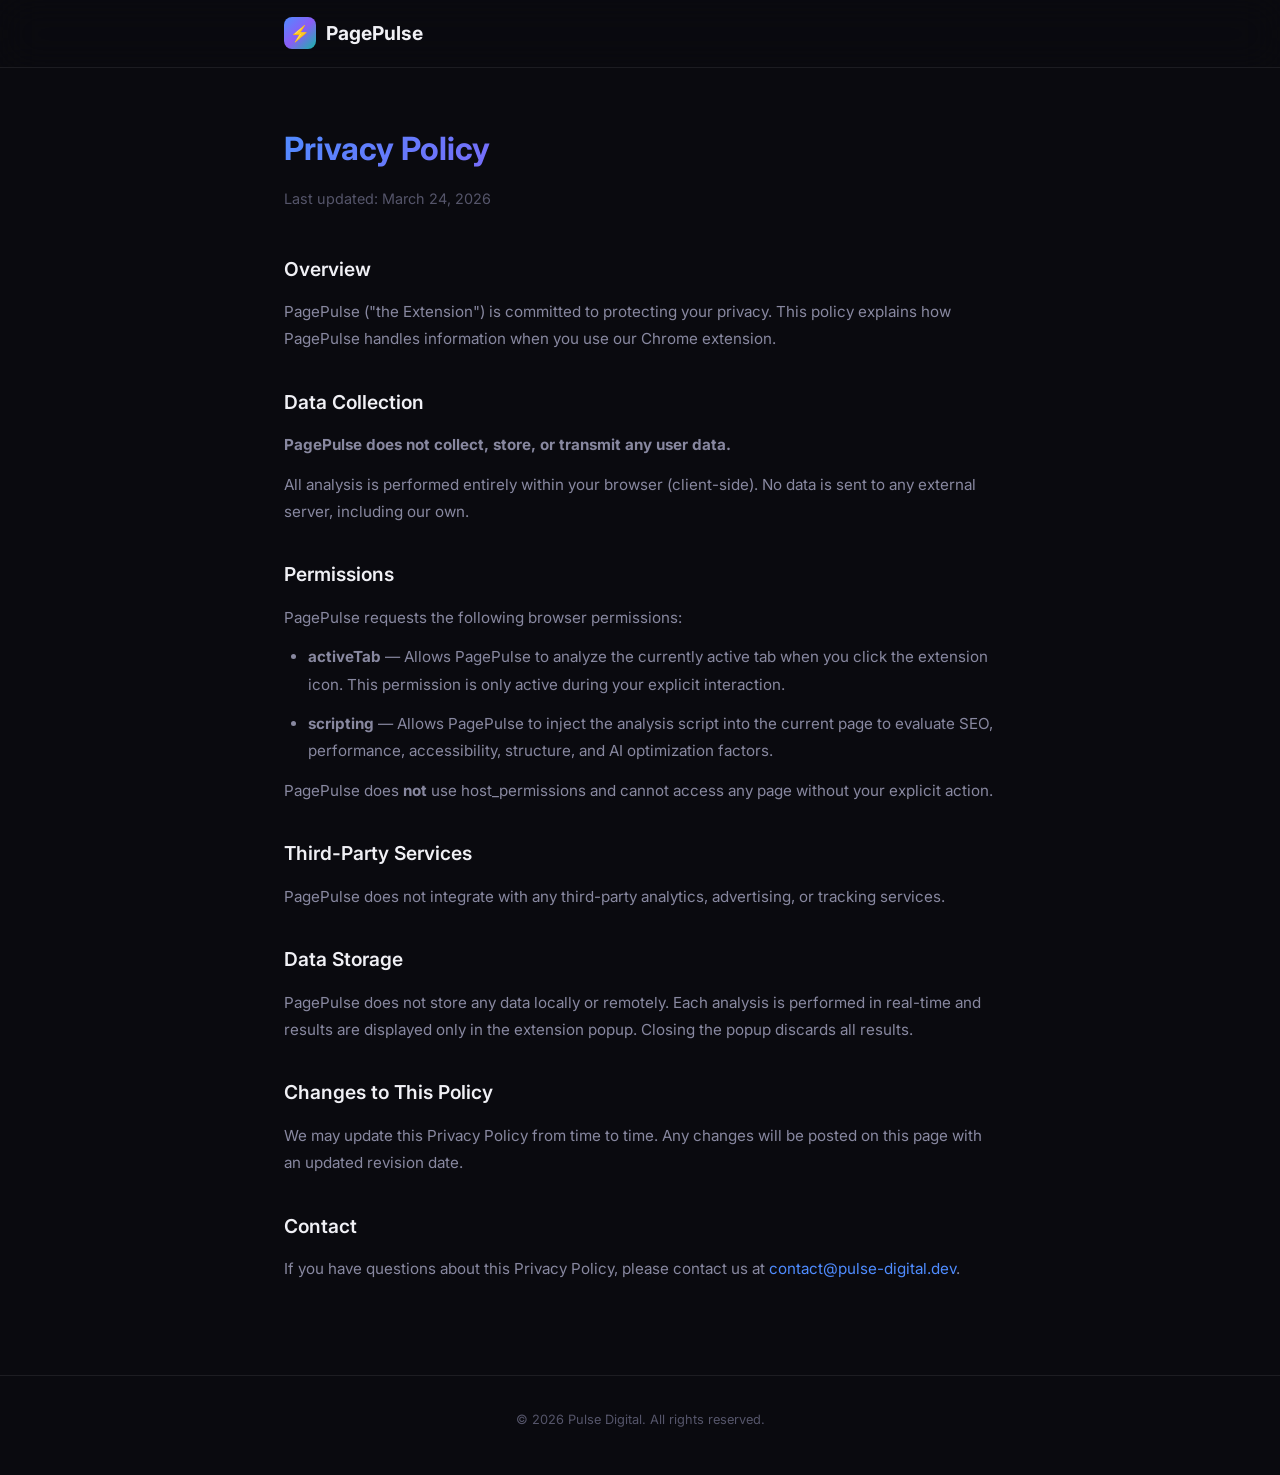
<file: privacy-policy/index.html>
<!DOCTYPE html>
<html lang="en">
<head>
  <meta charset="UTF-8">
  <meta name="viewport" content="width=device-width, initial-scale=1.0">
  <title>Privacy Policy — PagePulse</title>
  <meta name="description" content="PagePulse Privacy Policy. We do not collect, store, or transmit any user data.">
  <link rel="canonical" href="https://pulse-digital.dev/privacy-policy">
  <link rel="preconnect" href="https://fonts.googleapis.com">
  <link rel="preconnect" href="https://fonts.gstatic.com" crossorigin>
  <link href="https://fonts.googleapis.com/css2?family=Inter:wght@400;500;600;700&display=swap" rel="stylesheet">
  <style>
    *, *::before, *::after { box-sizing: border-box; margin: 0; padding: 0; }
    :root {
      --bg-primary: #0a0a0f;
      --bg-card: rgba(255, 255, 255, 0.04);
      --border-card: rgba(255, 255, 255, 0.08);
      --text-primary: #f0f0f5;
      --text-secondary: #8888a0;
      --text-muted: #55556a;
      --accent-blue: #4f8cff;
      --gradient-hero: linear-gradient(135deg, #4f8cff 0%, #8b5cf6 50%, #14b8a6 100%);
      --font: 'Inter', -apple-system, BlinkMacSystemFont, sans-serif;
    }
    html { scroll-behavior: smooth; }
    body { font-family: var(--font); background: var(--bg-primary); color: var(--text-primary); line-height: 1.8; }
    .nav { position: fixed; top: 0; left: 0; right: 0; z-index: 100; padding: 16px 0; background: rgba(10, 10, 15, 0.8); backdrop-filter: blur(20px); -webkit-backdrop-filter: blur(20px); border-bottom: 1px solid var(--border-card); }
    .nav .container { display: flex; align-items: center; justify-content: space-between; }
    .nav-brand { display: flex; align-items: center; gap: 10px; text-decoration: none; color: var(--text-primary); font-weight: 700; font-size: 1.2rem; }
    .nav-brand .logo-icon { width: 32px; height: 32px; border-radius: 8px; background: var(--gradient-hero); display: flex; align-items: center; justify-content: center; font-size: 16px; }
    .container { max-width: 760px; margin: 0 auto; padding: 0 24px; }
    .content { padding: 120px 0 80px; }
    h1 { font-size: 2rem; font-weight: 700; margin-bottom: 8px; background: var(--gradient-hero); -webkit-background-clip: text; -webkit-text-fill-color: transparent; }
    .last-updated { color: var(--text-muted); font-size: 0.9rem; margin-bottom: 40px; }
    h2 { font-size: 1.2rem; font-weight: 600; margin: 32px 0 12px; color: var(--text-primary); }
    p, li { color: var(--text-secondary); font-size: 0.95rem; margin-bottom: 12px; }
    ul { padding-left: 24px; }
    a { color: var(--accent-blue); text-decoration: none; }
    a:hover { text-decoration: underline; }
    .footer { padding: 32px 0; border-top: 1px solid var(--border-card); text-align: center; }
    .footer p { color: var(--text-muted); font-size: 0.8rem; }
  </style>
</head>
<body>
  <nav class="nav">
    <div class="container">
      <a href="/" class="nav-brand">
        <div class="logo-icon">⚡</div>
        PagePulse
      </a>
    </div>
  </nav>

  <main class="content">
    <div class="container">
      <h1>Privacy Policy</h1>
      <p class="last-updated">Last updated: March 24, 2026</p>

      <h2>Overview</h2>
      <p>PagePulse ("the Extension") is committed to protecting your privacy. This policy explains how PagePulse handles information when you use our Chrome extension.</p>

      <h2>Data Collection</h2>
      <p><strong>PagePulse does not collect, store, or transmit any user data.</strong></p>
      <p>All analysis is performed entirely within your browser (client-side). No data is sent to any external server, including our own.</p>

      <h2>Permissions</h2>
      <p>PagePulse requests the following browser permissions:</p>
      <ul>
        <li><strong>activeTab</strong> — Allows PagePulse to analyze the currently active tab when you click the extension icon. This permission is only active during your explicit interaction.</li>
        <li><strong>scripting</strong> — Allows PagePulse to inject the analysis script into the current page to evaluate SEO, performance, accessibility, structure, and AI optimization factors.</li>
      </ul>
      <p>PagePulse does <strong>not</strong> use host_permissions and cannot access any page without your explicit action.</p>

      <h2>Third-Party Services</h2>
      <p>PagePulse does not integrate with any third-party analytics, advertising, or tracking services.</p>

      <h2>Data Storage</h2>
      <p>PagePulse does not store any data locally or remotely. Each analysis is performed in real-time and results are displayed only in the extension popup. Closing the popup discards all results.</p>

      <h2>Changes to This Policy</h2>
      <p>We may update this Privacy Policy from time to time. Any changes will be posted on this page with an updated revision date.</p>

      <h2>Contact</h2>
      <p>If you have questions about this Privacy Policy, please contact us at <a href="mailto:contact@pulse-digital.dev">contact@pulse-digital.dev</a>.</p>
    </div>
  </main>

  <footer class="footer">
    <div class="container">
      <p>&copy; 2026 Pulse Digital. All rights reserved.</p>
    </div>
  </footer>
</body>
</html>
</file>
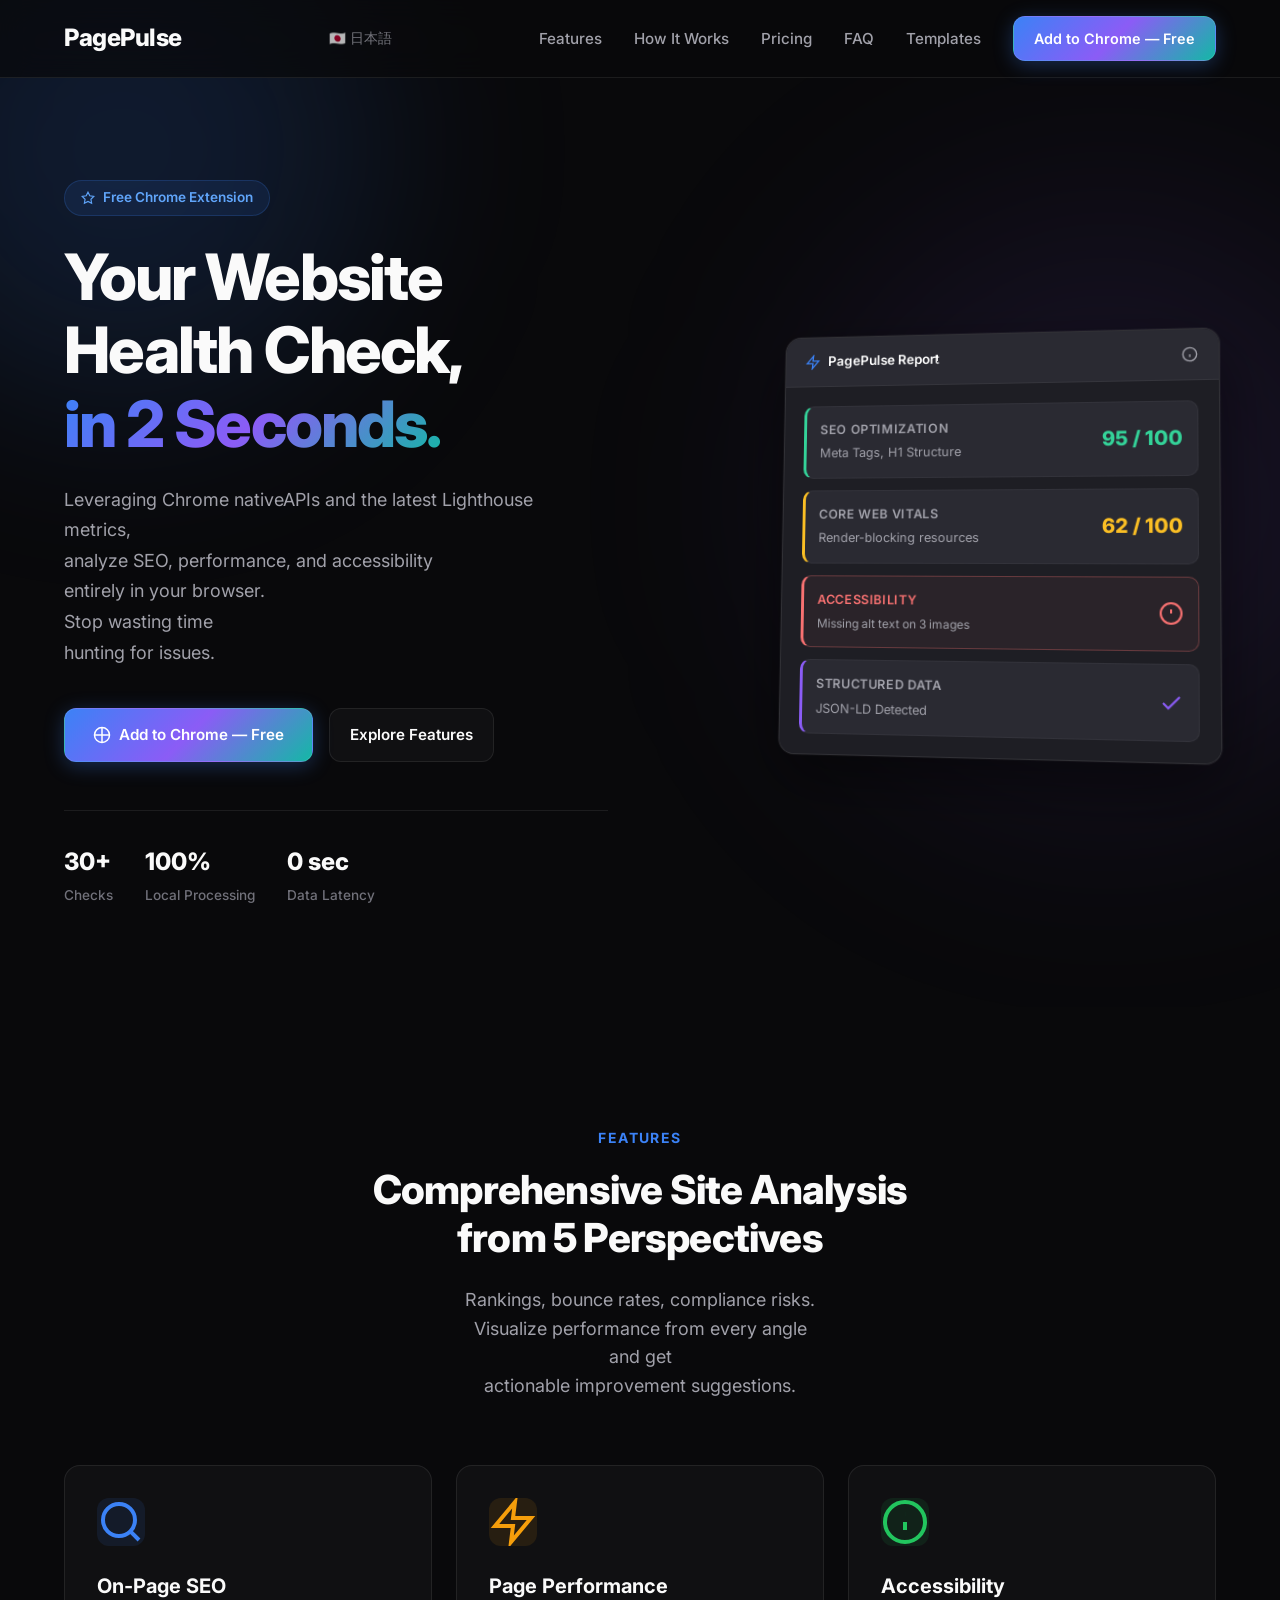
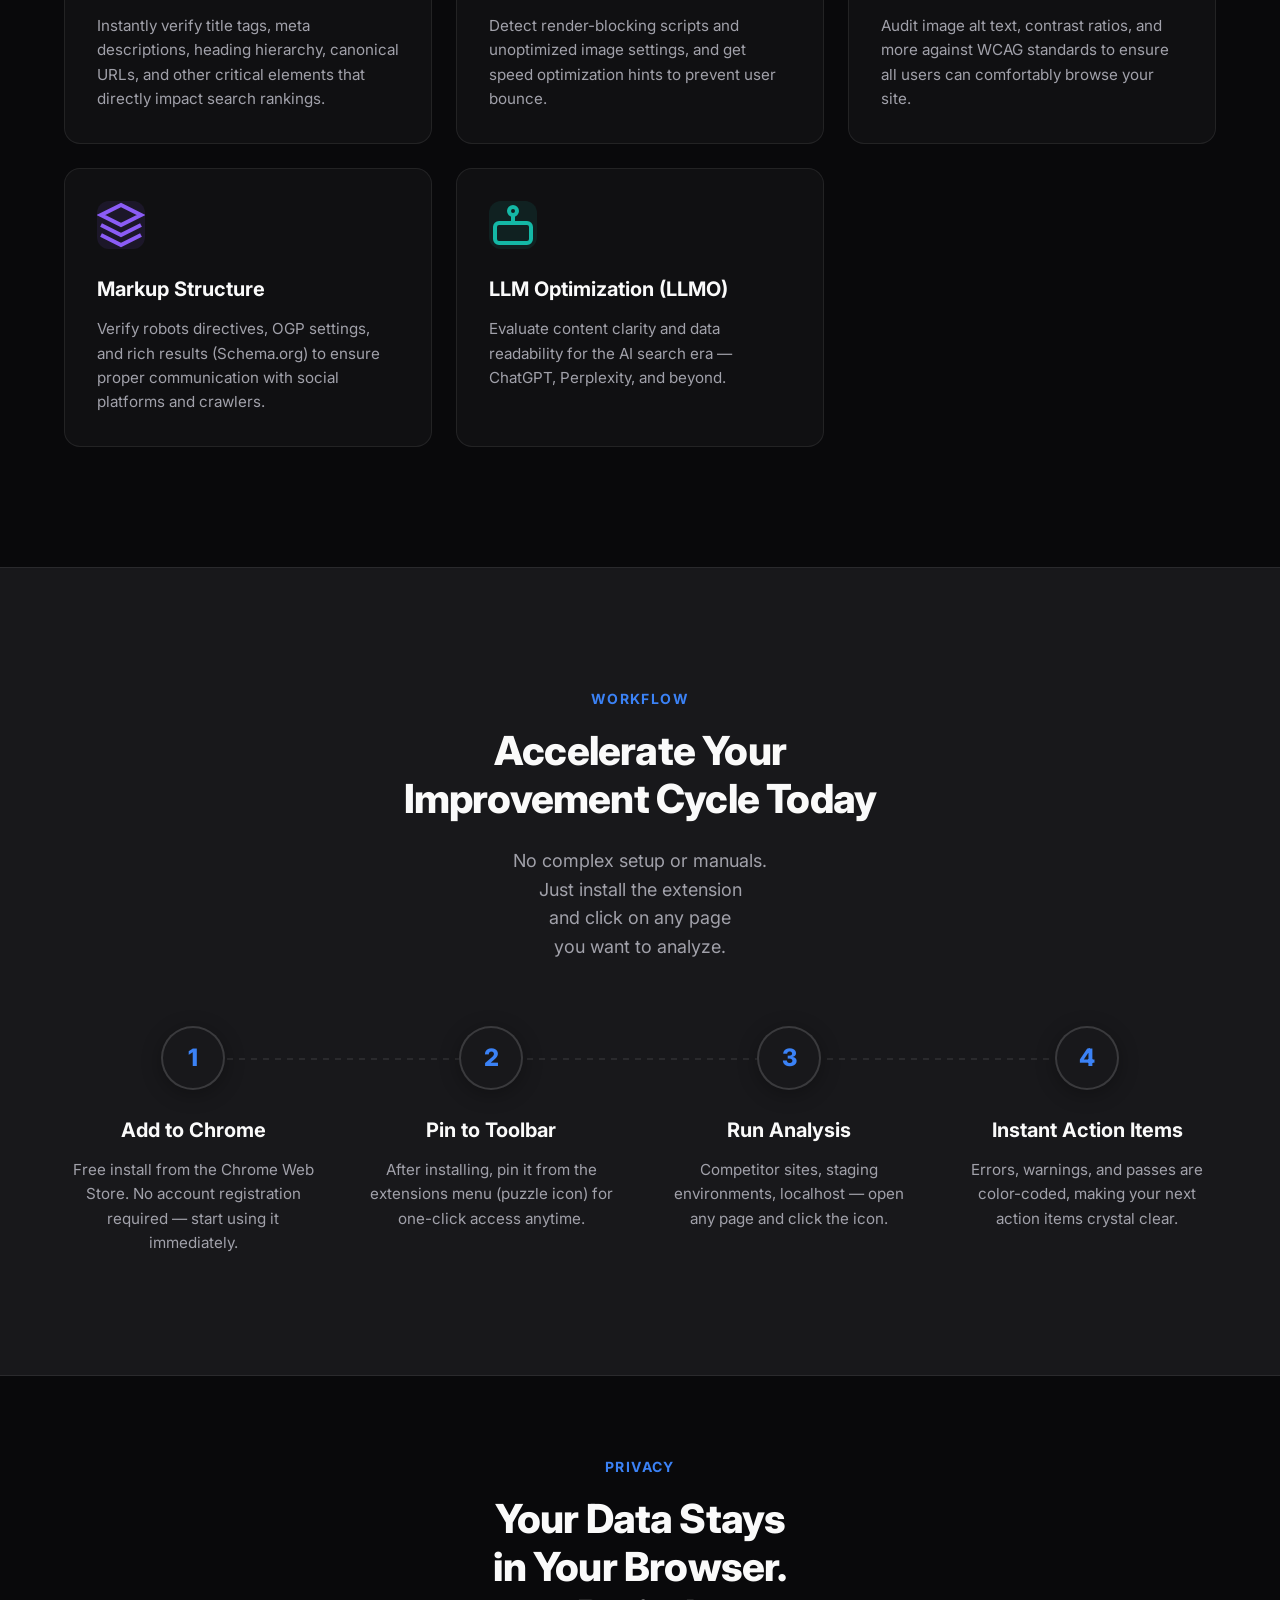
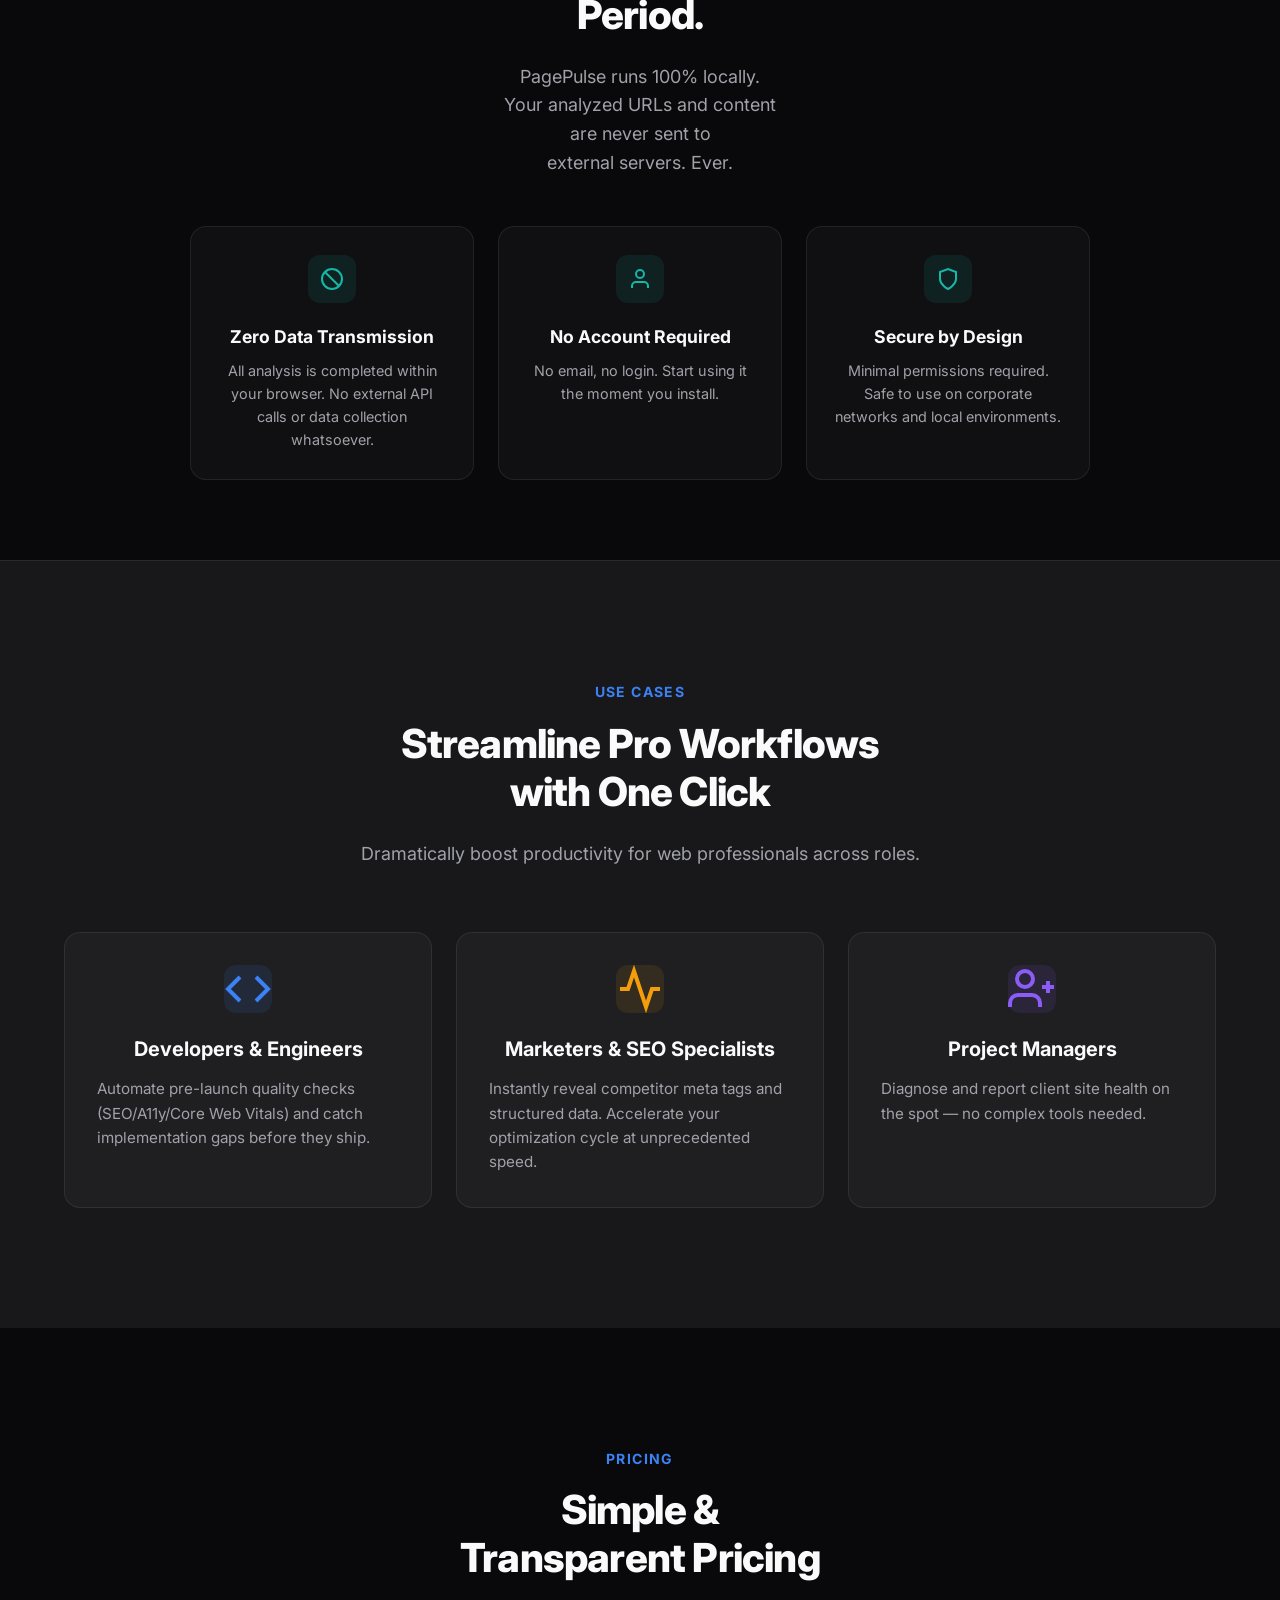
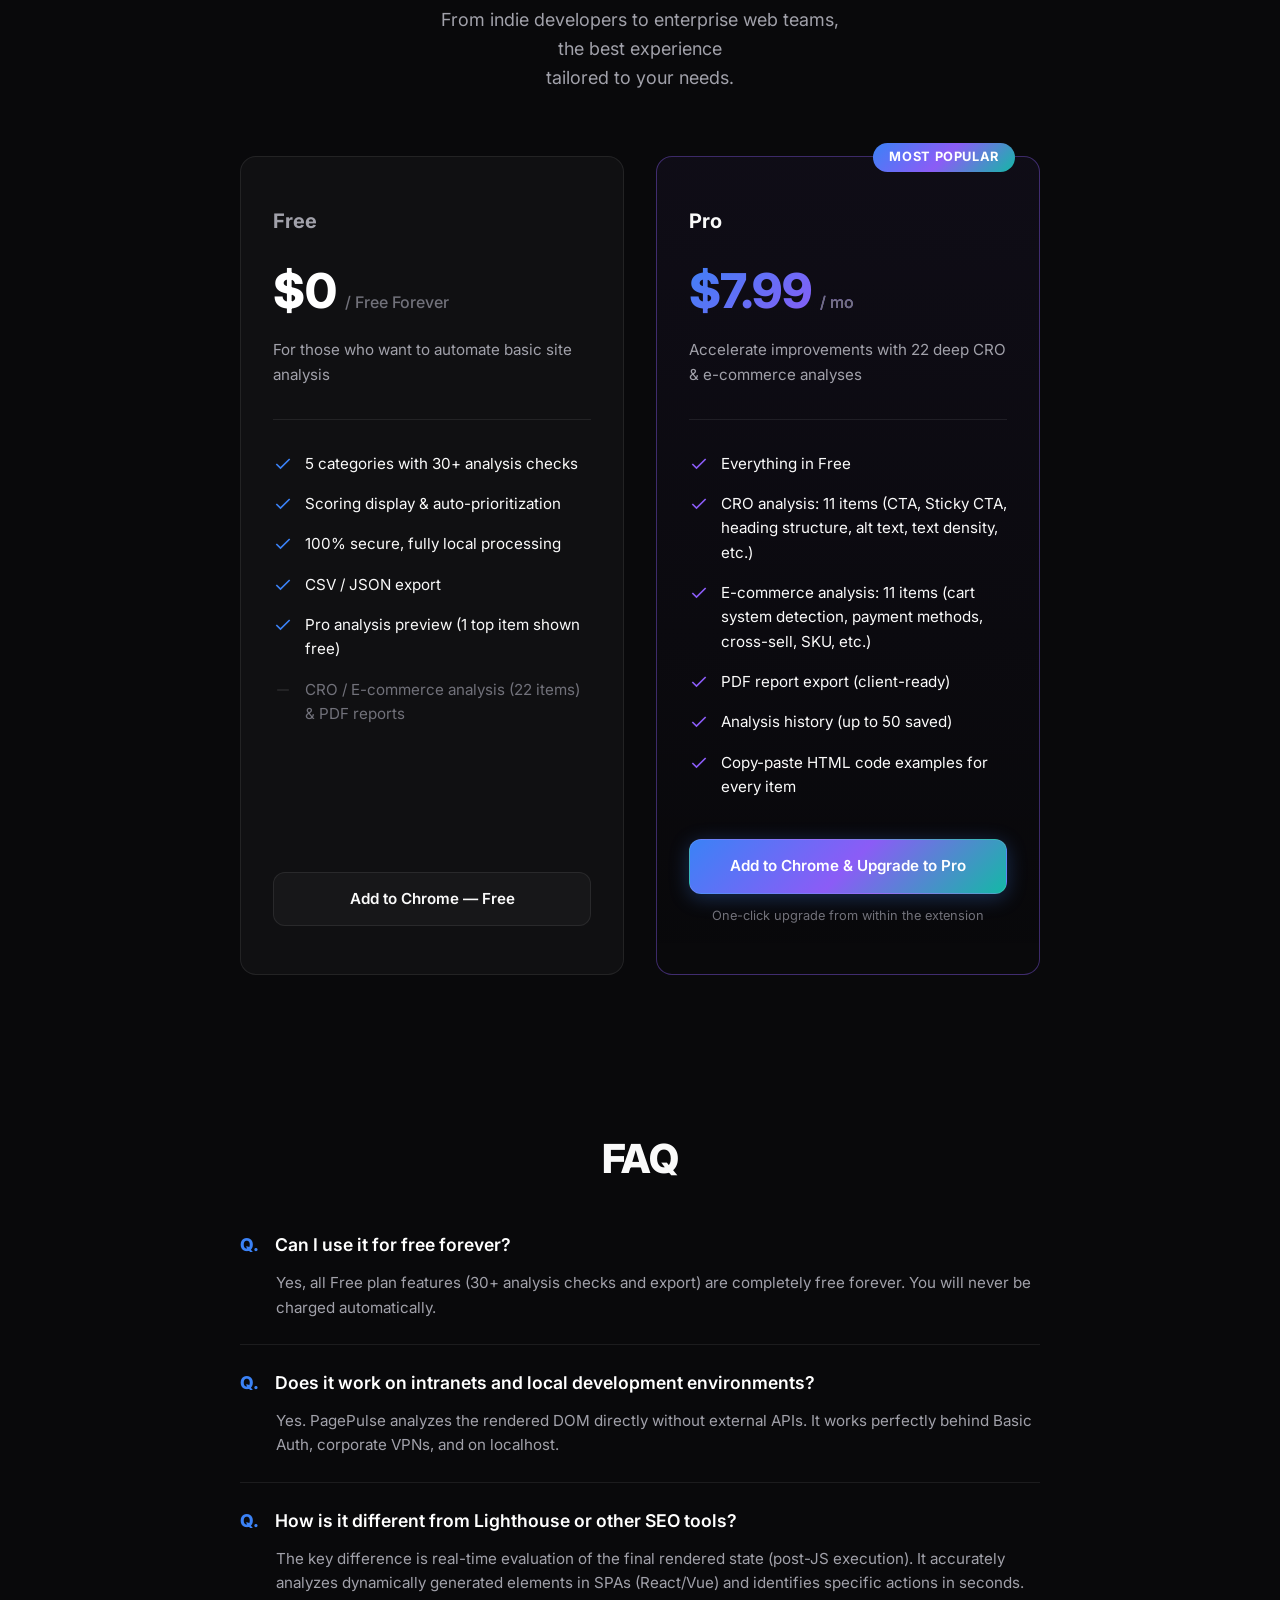
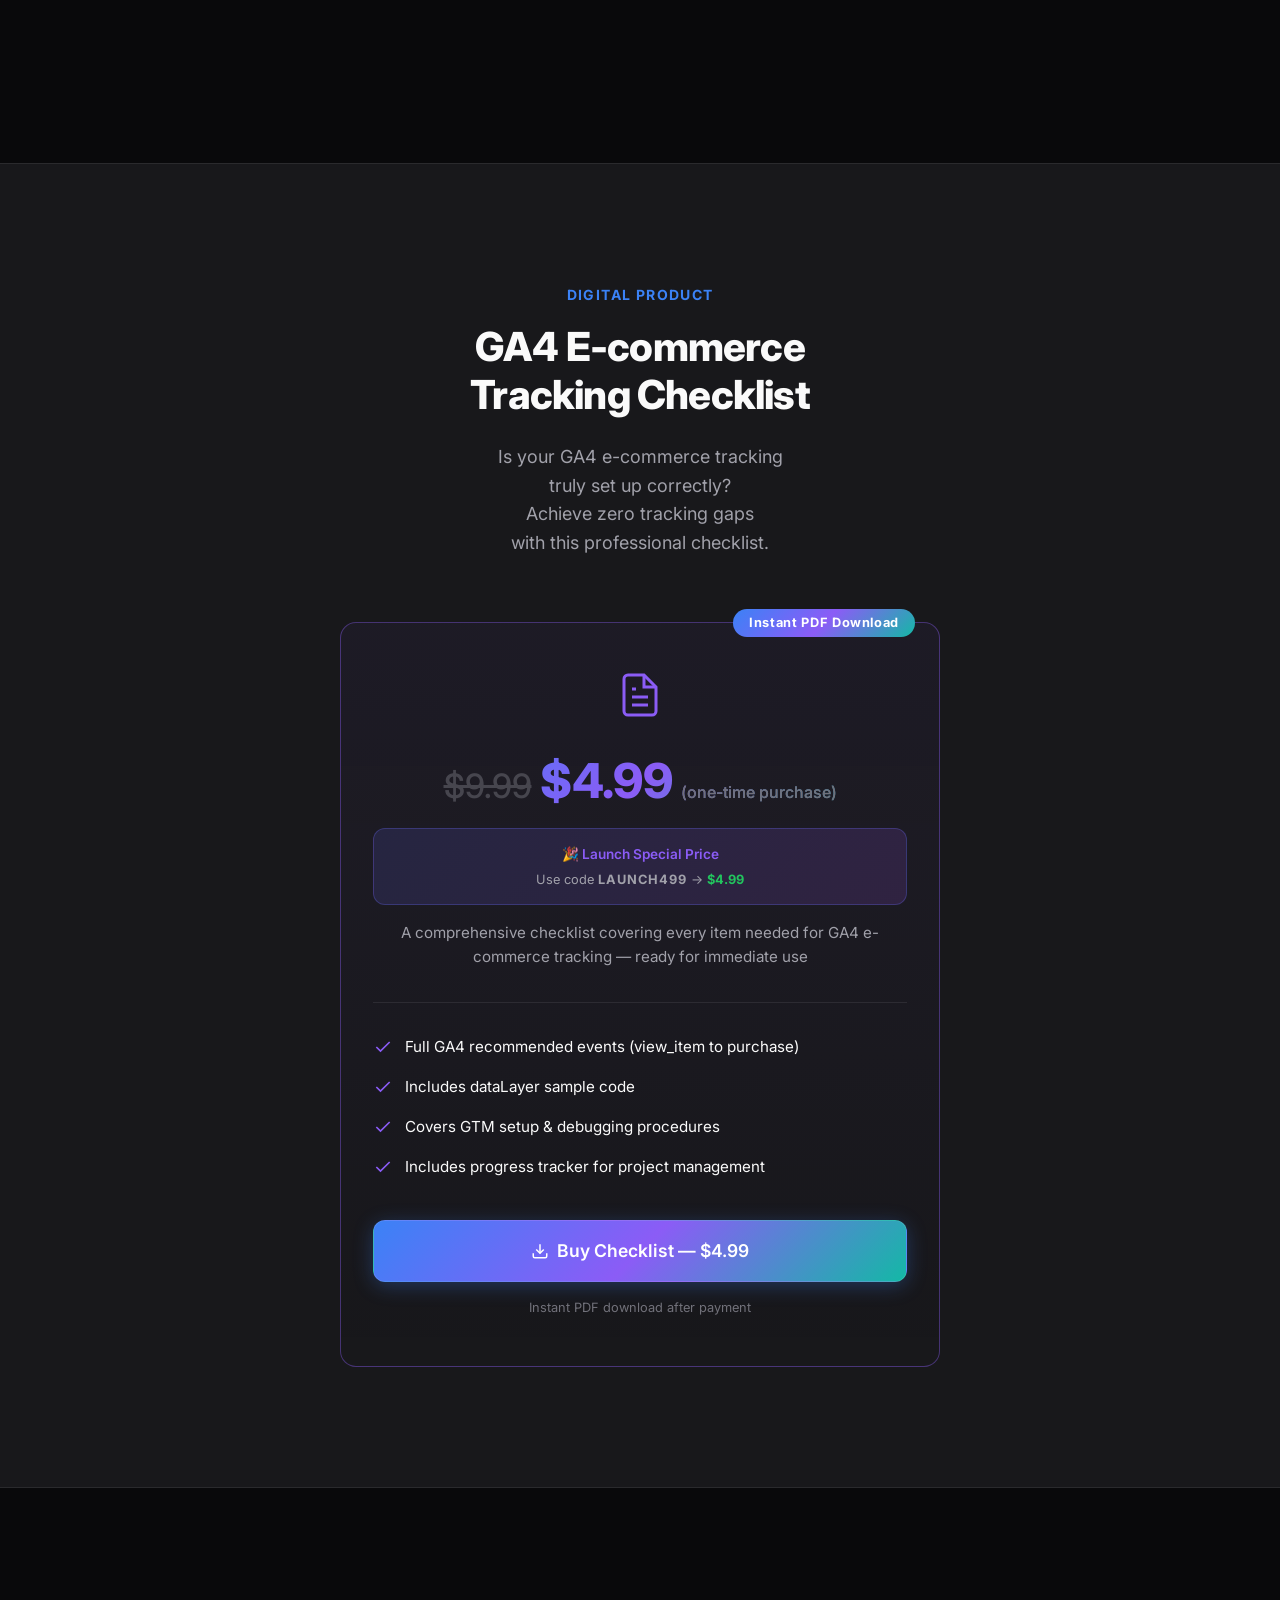
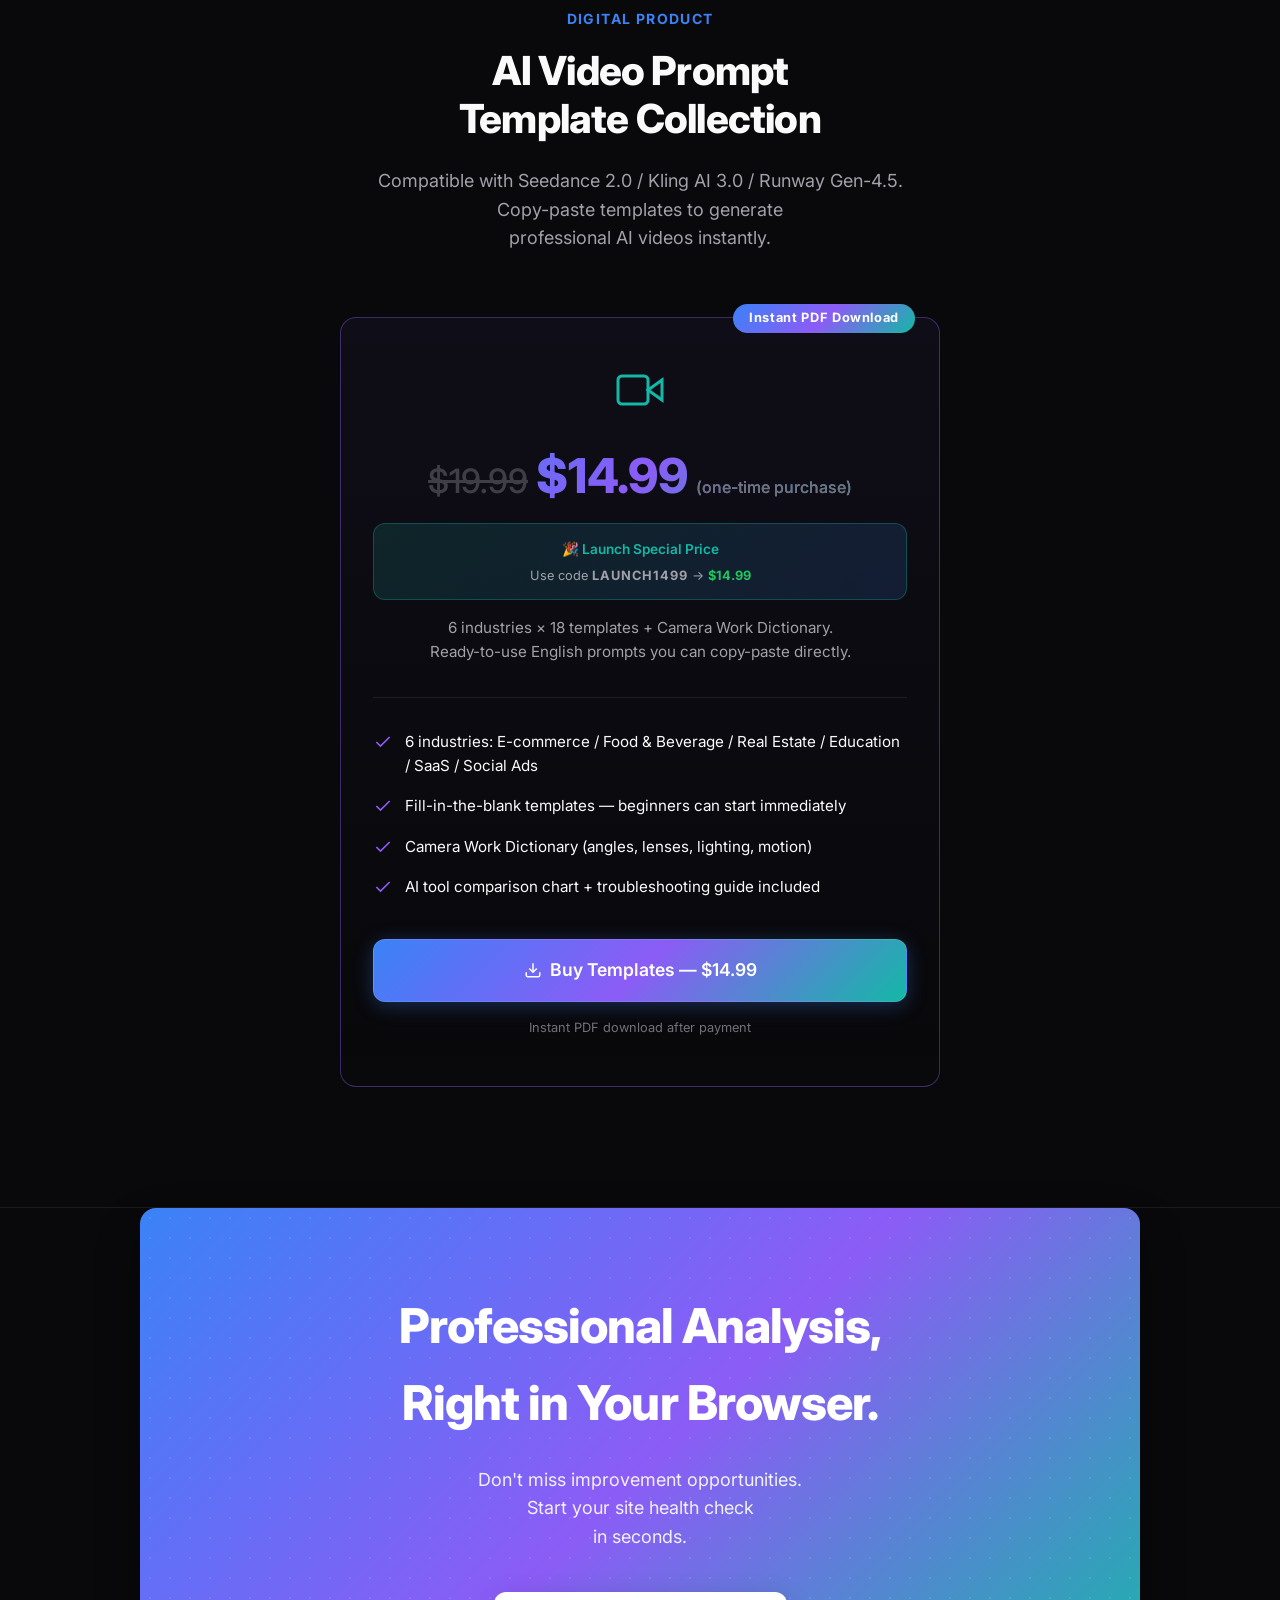
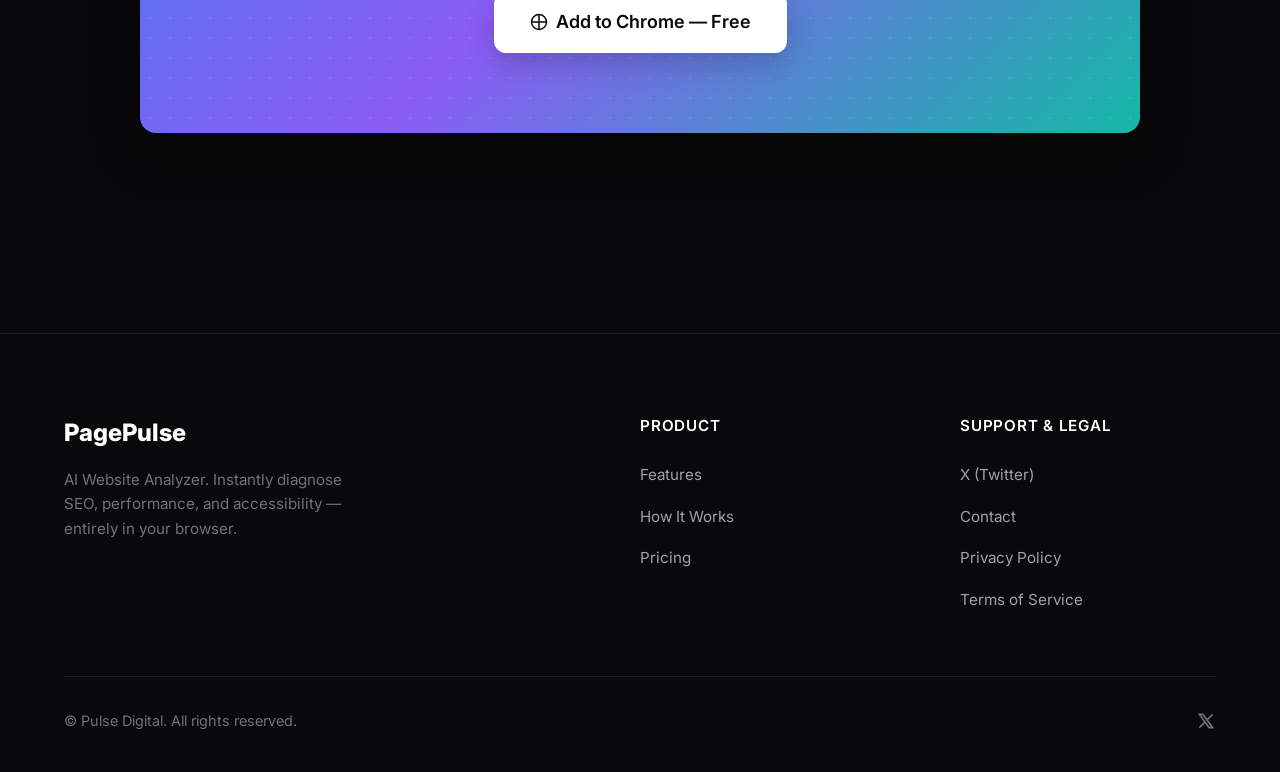
<file: thank-you/index.html>
<!DOCTYPE html>
<html lang="ja">
<head>
    <meta charset="UTF-8">
    <meta name="viewport" content="width=device-width, initial-scale=1.0">
    <meta name="robots" content="noindex, nofollow">
    <!-- Google Tag Manager -->
    <script>(function(w,d,s,l,i){w[l]=w[l]||[];w[l].push({'gtm.start':
    new Date().getTime(),event:'gtm.js'});var f=d.getElementsByTagName(s)[0],
    j=d.createElement(s),dl=l!='dataLayer'?'&l='+l:'';j.async=true;j.src=
    'https://www.googletagmanager.com/gtm.js?id='+i+dl;f.parentNode.insertBefore(j,f);
    })(window,document,'script','dataLayer','GTM-NDF8CV6Z');</script>
    <!-- End Google Tag Manager -->
    <title>ご購入ありがとうございます | Pulse Digital</title>

    <!-- Fonts -->
    <link rel="preconnect" href="https://fonts.googleapis.com">
    <link rel="preconnect" href="https://fonts.gstatic.com" crossorigin>
    <link href="https://fonts.googleapis.com/css2?family=Inter:wght@400;500;600;700;800&family=Noto+Sans+JP:wght@400;500;600;700;800&display=swap" rel="stylesheet">

    <style>
        :root {
            --bg-primary: #09090b;
            --bg-secondary: #18181b;
            --bg-tertiary: #27272a;
            --bg-card: rgba(255, 255, 255, 0.03);
            --border-primary: rgba(255, 255, 255, 0.08);
            --border-hover: rgba(255, 255, 255, 0.15);
            --text-primary: #fafafa;
            --text-secondary: #a1a1aa;
            --text-muted: #71717a;
            --accent-main: #3b82f6;
            --accent-secondary: #8b5cf6;
            --accent-tertiary: #14b8a6;
            --gradient-brand: linear-gradient(135deg, #3b82f6 0%, #8b5cf6 50%, #14b8a6 100%);
            --gradient-subtle: linear-gradient(135deg, rgba(59,130,246,0.15), rgba(139,92,246,0.15));
            --success: #34d399;
            --radius-md: 12px;
            --radius-lg: 16px;
            --radius-full: 9999px;
            --font-sans: 'Inter', 'Noto Sans JP', sans-serif;
        }

        *, *::before, *::after { box-sizing: border-box; margin: 0; padding: 0; }
        html { font-family: var(--font-sans); background-color: var(--bg-primary); color: var(--text-primary); }
        body { -webkit-font-smoothing: antialiased; -moz-osx-font-smoothing: grayscale; line-height: 1.6; overflow-x: hidden; min-height: 100vh; display: flex; flex-direction: column; align-items: center; justify-content: center; }
        a { text-decoration: none; color: inherit; }

        .text-gradient {
            background: var(--gradient-brand);
            -webkit-background-clip: text;
            -webkit-text-fill-color: transparent;
            background-clip: text;
            display: inline-block;
        }

        .bg-glow { position: fixed; top: 0; left: 0; right: 0; bottom: 0; pointer-events: none; z-index: 0; }
        .bg-glow::before {
            content: '';
            position: absolute;
            top: -20%; left: 50%; transform: translateX(-50%);
            width: 800px; height: 800px;
            background: radial-gradient(circle, rgba(59,130,246,0.08) 0%, rgba(139,92,246,0.04) 40%, transparent 70%);
            border-radius: 50%;
        }

        .thank-you-container { position: relative; z-index: 1; max-width: 640px; width: 100%; padding: 48px 24px; text-align: center; }

        .success-icon {
            width: 80px; height: 80px; margin: 0 auto 32px;
            background: linear-gradient(135deg, rgba(52,211,153,0.15), rgba(52,211,153,0.05));
            border: 1px solid rgba(52,211,153,0.3); border-radius: 50%;
            display: flex; align-items: center; justify-content: center;
            animation: scaleIn 0.5s cubic-bezier(0.34,1.56,0.64,1) both;
        }
        .success-icon svg { width: 40px; height: 40px; color: var(--success); }

        @keyframes scaleIn { from { opacity: 0; transform: scale(0.5); } to { opacity: 1; transform: scale(1); } }
        @keyframes fadeUp { from { opacity: 0; transform: translateY(20px); } to { opacity: 1; transform: translateY(0); } }

        .thank-you-title { font-size: 2rem; font-weight: 800; letter-spacing: -0.02em; margin-bottom: 12px; animation: fadeUp 0.6s 0.2s both; }
        .thank-you-subtitle { font-size: 1.05rem; color: var(--text-secondary); margin-bottom: 40px; animation: fadeUp 0.6s 0.35s both; }

        .download-card {
            background: var(--bg-card); border: 1px solid var(--border-primary);
            border-radius: var(--radius-lg); padding: 32px; margin-bottom: 24px;
            animation: fadeUp 0.6s 0.5s both;
        }
        .download-card h3 { font-size: 1.1rem; font-weight: 700; margin-bottom: 8px; }
        .download-card p { color: var(--text-secondary); font-size: 0.9rem; margin-bottom: 24px; }

        .download-btn {
            display: inline-flex; align-items: center; gap: 10px;
            padding: 14px 32px; background: var(--gradient-brand); color: #fff;
            font-size: 1rem; font-weight: 700; border-radius: var(--radius-full);
            border: none; cursor: pointer; transition: all 0.3s; text-decoration: none;
        }
        .download-btn:hover { transform: translateY(-2px); box-shadow: 0 8px 30px rgba(59,130,246,0.3); }
        .download-btn svg { width: 20px; height: 20px; }

        .info-section { animation: fadeUp 0.6s 0.65s both; }
        .info-card {
            background: var(--bg-card); border: 1px solid var(--border-primary);
            border-radius: var(--radius-md); padding: 20px 24px; margin-bottom: 12px;
            display: flex; align-items: flex-start; gap: 14px; text-align: left;
        }
        .info-card .icon {
            flex-shrink: 0; width: 36px; height: 36px;
            background: var(--gradient-subtle); border-radius: 10px;
            display: flex; align-items: center; justify-content: center;
        }
        .info-card .icon svg { width: 18px; height: 18px; color: var(--accent-main); }
        .info-card .content h4 { font-size: 0.9rem; font-weight: 600; margin-bottom: 4px; }
        .info-card .content p { font-size: 0.82rem; color: var(--text-secondary); line-height: 1.5; }

        .footer-links {
            margin-top: 48px; padding-top: 24px; border-top: 1px solid var(--border-primary);
            display: flex; justify-content: center; gap: 24px; animation: fadeUp 0.6s 0.8s both;
        }
        .footer-links a { font-size: 0.85rem; color: var(--text-muted); transition: color 0.2s; }
        .footer-links a:hover { color: var(--text-primary); }

        @media (max-width: 480px) {
            .thank-you-title { font-size: 1.5rem; }
            .download-card { padding: 24px 20px; }
            .footer-links { flex-direction: column; gap: 12px; }
        }
    </style>
</head>
<body>
    <!-- Google Tag Manager (noscript) -->
    <noscript><iframe src="https://www.googletagmanager.com/ns.html?id=GTM-NDF8CV6Z" height="0" width="0" style="display:none;visibility:hidden"></iframe></noscript>
    <!-- End Google Tag Manager (noscript) -->

    <div class="bg-glow"></div>

    <main class="thank-you-container">
        <!-- Success Icon -->
        <div class="success-icon">
            <svg xmlns="http://www.w3.org/2000/svg" fill="none" viewBox="0 0 24 24" stroke-width="2.5" stroke="currentColor">
                <path stroke-linecap="round" stroke-linejoin="round" d="M4.5 12.75l6 6 9-13.5" />
            </svg>
        </div>

        <!-- Heading -->
        <h1 class="thank-you-title">
            <span class="text-gradient">ご購入ありがとうございます</span>
        </h1>
        <p class="thank-you-subtitle">
            決済が正常に完了しました。<br>
            以下のボタンからダウンロードしてください。
        </p>

        <!-- Download Card (dynamic) -->
        <div class="download-card" id="download-card">
            <h3 id="product-title">読み込み中...</h3>
            <p id="product-desc"></p>
            <a href="#" class="download-btn" id="btn-download-pdf" download>
                <svg xmlns="http://www.w3.org/2000/svg" fill="none" viewBox="0 0 24 24" stroke-width="2" stroke="currentColor">
                    <path stroke-linecap="round" stroke-linejoin="round" d="M3 16.5v2.25A2.25 2.25 0 005.25 21h13.5A2.25 2.25 0 0021 18.75V16.5M16.5 12L12 16.5m0 0L7.5 12m4.5 4.5V3" />
                </svg>
                PDFをダウンロード
            </a>
        </div>

        <!-- Info Cards -->
        <div class="info-section">
            <div class="info-card">
                <div class="icon">
                    <svg xmlns="http://www.w3.org/2000/svg" fill="none" viewBox="0 0 24 24" stroke-width="2" stroke="currentColor">
                        <path stroke-linecap="round" stroke-linejoin="round" d="M21.75 6.75v10.5a2.25 2.25 0 01-2.25 2.25h-15a2.25 2.25 0 01-2.25-2.25V6.75m19.5 0A2.25 2.25 0 0019.5 4.5h-15a2.25 2.25 0 00-2.25 2.25m19.5 0v.243a2.25 2.25 0 01-1.07 1.916l-7.5 4.615a2.25 2.25 0 01-2.36 0L3.32 8.91a2.25 2.25 0 01-1.07-1.916V6.75" />
                    </svg>
                </div>
                <div class="content">
                    <h4>領収書はメールで届きます</h4>
                    <p>ご登録いただいたメールアドレス宛にStripeから領収書が送信されます。</p>
                </div>
            </div>

            <div class="info-card">
                <div class="icon">
                    <svg xmlns="http://www.w3.org/2000/svg" fill="none" viewBox="0 0 24 24" stroke-width="2" stroke="currentColor">
                        <path stroke-linecap="round" stroke-linejoin="round" d="M9.879 7.519c1.171-1.025 3.071-1.025 4.242 0 1.172 1.025 1.172 2.687 0 3.712-.203.179-.43.326-.67.442-.745.361-1.45.999-1.45 1.827v.75M21 12a9 9 0 11-18 0 9 9 0 0118 0zm-9 5.25h.008v.008H12v-.008z" />
                    </svg>
                </div>
                <div class="content">
                    <h4>ご不明な点がございましたら</h4>
                    <p>ダウンロードや内容に関するご質問は <a href="mailto:contact@pulse-digital.dev" style="color: var(--accent-main);">contact@pulse-digital.dev</a> までお気軽にご連絡ください。</p>
                </div>
            </div>
        </div>

        <!-- Footer -->
        <div class="footer-links">
            <a href="/">トップページに戻る</a>
            <a href="/privacy-policy/">プライバシーポリシー</a>
        </div>
    </main>

    <!-- Product routing & GA4 conversion -->
    <script>
        (function() {
            var params = new URLSearchParams(window.location.search);
            var sessionId = params.get('session_id');
            var product = params.get('product');

            // session_id が無い場合はトップへリダイレクト
            if (!sessionId) {
                window.location.replace('/');
                return;
            }

            // 商品カタログ定義
            var catalog = {
                'ga4-checklist': {
                    title: 'GA4 Eコマース計測チェックリスト',
                    desc: 'PDF（全13ページ）・7セクション・70項目',
                    url: '/downloads/GA4_Ecommerce_Checklist_JA_v1.0.pdf',
                    itemId: 'ga4-ecommerce-checklist-ja',
                    price: 500,
                    category: 'Digital Template'
                },
                'ai-video-templates': {
                    title: 'AI動画プロンプトテンプレート集',
                    desc: 'PDF（全13ページ）・6業種×18テンプレート + カメラワーク辞典',
                    url: '/downloads/AI_Video_Prompt_Templates_JA_v1.0.pdf',
                    itemId: 'ai-video-prompt-templates-ja',
                    price: 2980,
                    category: 'Digital Template'
                }
            };

            // デフォルトはGA4チェックリスト（後方互換性）
            var p = catalog[product] || catalog['ga4-checklist'];

            // DOM更新
            document.getElementById('product-title').textContent = p.title;
            document.getElementById('product-desc').textContent = p.desc;
            document.getElementById('btn-download-pdf').href = p.url;

            // GA4: Purchase conversion
            window.dataLayer = window.dataLayer || [];
            window.dataLayer.push({
                'event': 'purchase',
                'ecommerce': {
                    'transaction_id': sessionId,
                    'value': p.price,
                    'currency': 'JPY',
                    'items': [{
                        'item_id': p.itemId,
                        'item_name': p.title,
                        'price': p.price,
                        'quantity': 1,
                        'item_category': p.category
                    }]
                }
            });
        })();
    </script>
</body>
</html>
</file>
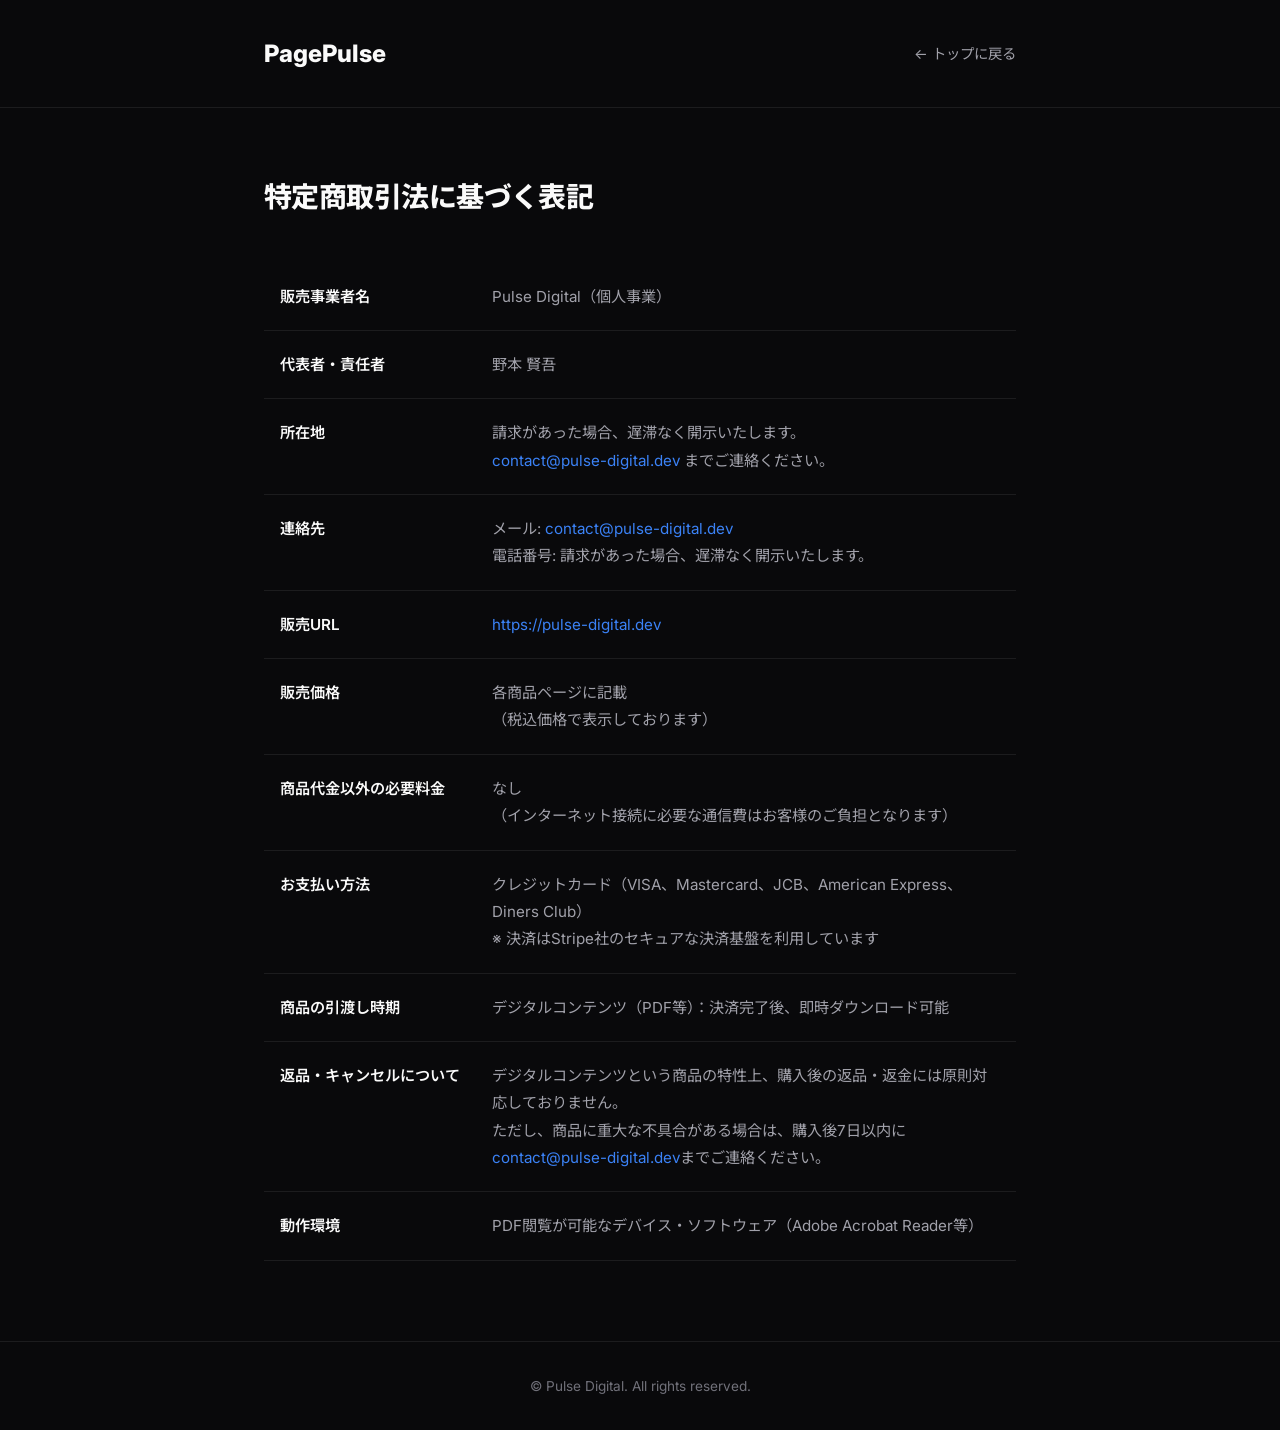
<file: tokushoho/index.html>
<!DOCTYPE html>
<html lang="ja">
<head>
    <meta charset="UTF-8">
    <meta name="viewport" content="width=device-width, initial-scale=1.0">
    <!-- Google Tag Manager -->
    <script>(function(w,d,s,l,i){w[l]=w[l]||[];w[l].push({'gtm.start':
    new Date().getTime(),event:'gtm.js'});var f=d.getElementsByTagName(s)[0],
    j=d.createElement(s),dl=l!='dataLayer'?'&l='+l:'';j.async=true;j.src=
    'https://www.googletagmanager.com/gtm.js?id='+i+dl;f.parentNode.insertBefore(j,f);
    })(window,document,'script','dataLayer','GTM-NDF8CV6Z');</script>
    <!-- End Google Tag Manager -->
    <title>特定商取引法に基づく表記 | Pulse Digital</title>

    <!-- Fonts -->
    <link rel="preconnect" href="https://fonts.googleapis.com">
    <link rel="preconnect" href="https://fonts.gstatic.com" crossorigin>
    <link href="https://fonts.googleapis.com/css2?family=Inter:wght@400;500;600;700;800&family=Noto+Sans+JP:wght@400;500;600;700;800&display=swap" rel="stylesheet">

    <style>
        :root {
            --bg-primary: #09090b;
            --bg-secondary: #18181b;
            --bg-card: rgba(255, 255, 255, 0.03);
            --border-primary: rgba(255, 255, 255, 0.08);
            --text-primary: #fafafa;
            --text-secondary: #a1a1aa;
            --text-muted: #71717a;
            --accent-main: #3b82f6;
            --gradient-brand: linear-gradient(135deg, #3b82f6 0%, #8b5cf6 50%, #14b8a6 100%);
            --radius-lg: 16px;
            --font-sans: 'Inter', 'Noto Sans JP', sans-serif;
        }

        *, *::before, *::after { box-sizing: border-box; margin: 0; padding: 0; }
        html { font-family: var(--font-sans); background-color: var(--bg-primary); color: var(--text-primary); }
        body { -webkit-font-smoothing: antialiased; line-height: 1.8; }
        a { color: var(--accent-main); text-decoration: none; }
        a:hover { text-decoration: underline; }

        .container { max-width: 800px; margin: 0 auto; padding: 0 24px; }

        /* Header */
        .page-header {
            padding: 32px 0;
            border-bottom: 1px solid var(--border-primary);
        }
        .page-header .container {
            display: flex;
            justify-content: space-between;
            align-items: center;
        }
        .brand { font-size: 1.5rem; font-weight: 800; color: var(--text-primary); text-decoration: none; }
        .brand:hover { text-decoration: none; }
        .back-link { font-size: 0.9rem; color: var(--text-secondary); }

        /* Content */
        .content { padding: 64px 0 80px; }
        .content h1 {
            font-size: 1.75rem;
            font-weight: 800;
            margin-bottom: 40px;
            letter-spacing: -0.02em;
        }

        .legal-table {
            width: 100%;
            border-collapse: collapse;
        }
        .legal-table tr {
            border-bottom: 1px solid var(--border-primary);
        }
        .legal-table th,
        .legal-table td {
            padding: 20px 16px;
            text-align: left;
            vertical-align: top;
            font-size: 0.95rem;
        }
        .legal-table th {
            width: 200px;
            font-weight: 600;
            color: var(--text-primary);
            white-space: nowrap;
        }
        .legal-table td {
            color: var(--text-secondary);
            line-height: 1.8;
        }

        /* Footer */
        .page-footer {
            border-top: 1px solid var(--border-primary);
            padding: 32px 0;
            text-align: center;
        }
        .page-footer p {
            font-size: 0.85rem;
            color: var(--text-muted);
        }

        @media (max-width: 600px) {
            .content h1 { font-size: 1.25rem; }
            .legal-table th,
            .legal-table td {
                display: block;
                width: 100%;
                padding: 8px 0;
            }
            .legal-table th {
                padding-top: 20px;
                padding-bottom: 0;
                font-size: 0.85rem;
                color: var(--accent-main);
            }
            .legal-table td {
                padding-bottom: 20px;
            }
        }
    </style>
</head>
<body>
    <!-- Google Tag Manager (noscript) -->
    <noscript><iframe src="https://www.googletagmanager.com/ns.html?id=GTM-NDF8CV6Z" height="0" width="0" style="display:none;visibility:hidden"></iframe></noscript>
    <!-- End Google Tag Manager (noscript) -->

    <header class="page-header">
        <div class="container">
            <a href="/" class="brand">PagePulse</a>
            <a href="/" class="back-link">← トップに戻る</a>
        </div>
    </header>

    <main class="content">
        <div class="container">
            <h1>特定商取引法に基づく表記</h1>

            <table class="legal-table">
                <tr>
                    <th>販売事業者名</th>
                    <td>Pulse Digital（個人事業）</td>
                </tr>
                <tr>
                    <th>代表者・責任者</th>
                    <td>野本 賢吾</td>
                </tr>
                <tr>
                    <th>所在地</th>
                    <td>請求があった場合、遅滞なく開示いたします。<br>
                    <a href="mailto:contact@pulse-digital.dev">contact@pulse-digital.dev</a> までご連絡ください。</td>
                </tr>
                <tr>
                    <th>連絡先</th>
                    <td>
                        メール: <a href="mailto:contact@pulse-digital.dev">contact@pulse-digital.dev</a><br>
                        電話番号: 請求があった場合、遅滞なく開示いたします。
                    </td>
                </tr>
                <tr>
                    <th>販売URL</th>
                    <td><a href="https://pulse-digital.dev">https://pulse-digital.dev</a></td>
                </tr>
                <tr>
                    <th>販売価格</th>
                    <td>各商品ページに記載<br>（税込価格で表示しております）</td>
                </tr>
                <tr>
                    <th>商品代金以外の必要料金</th>
                    <td>なし<br>（インターネット接続に必要な通信費はお客様のご負担となります）</td>
                </tr>
                <tr>
                    <th>お支払い方法</th>
                    <td>クレジットカード（VISA、Mastercard、JCB、American Express、Diners Club）<br>※ 決済はStripe社のセキュアな決済基盤を利用しています</td>
                </tr>
                <tr>
                    <th>商品の引渡し時期</th>
                    <td>デジタルコンテンツ（PDF等）：決済完了後、即時ダウンロード可能</td>
                </tr>
                <tr>
                    <th>返品・キャンセルについて</th>
                    <td>デジタルコンテンツという商品の特性上、購入後の返品・返金には原則対応しておりません。<br>
                    ただし、商品に重大な不具合がある場合は、購入後7日以内に<a href="mailto:contact@pulse-digital.dev">contact@pulse-digital.dev</a>までご連絡ください。</td>
                </tr>
                <tr>
                    <th>動作環境</th>
                    <td>PDF閲覧が可能なデバイス・ソフトウェア（Adobe Acrobat Reader等）</td>
                </tr>
            </table>
        </div>
    </main>

    <footer class="page-footer">
        <div class="container">
            <p>&copy; Pulse Digital. All rights reserved.</p>
        </div>
    </footer>
</body>
</html>
</file>
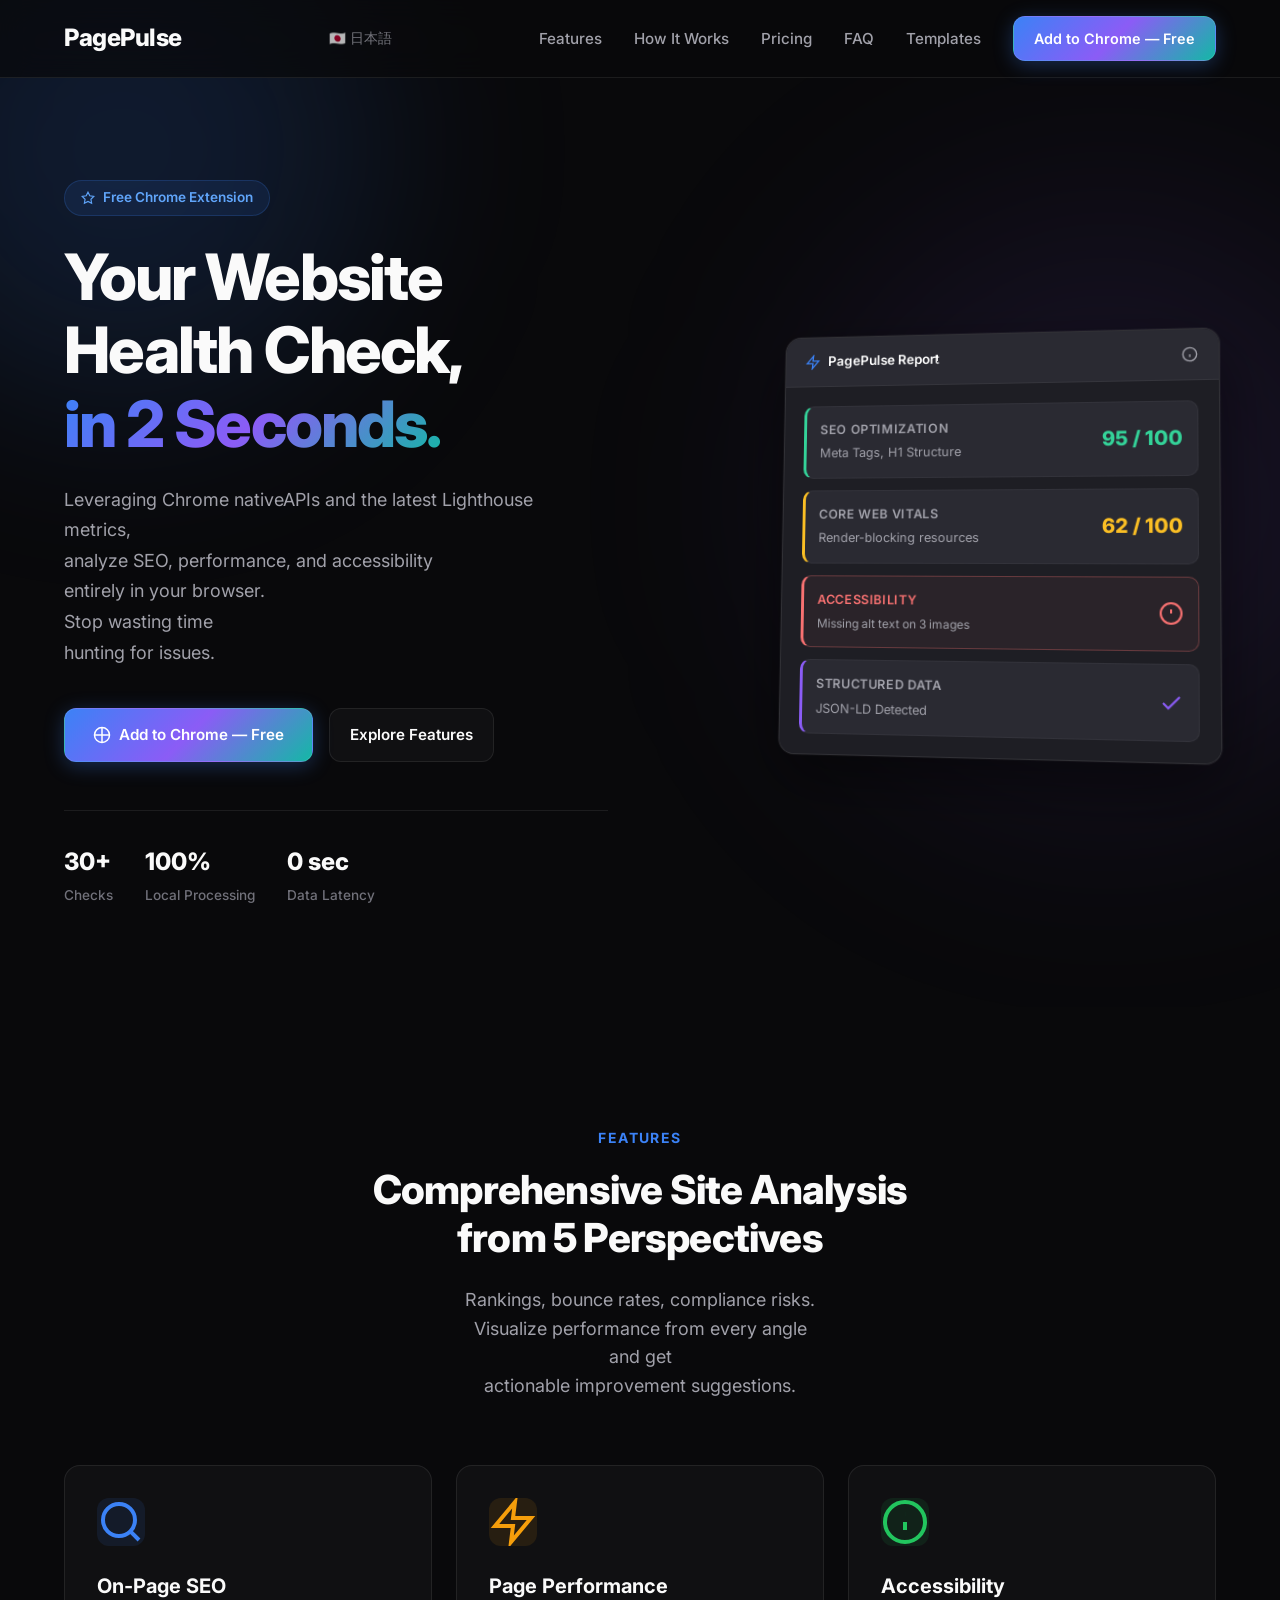
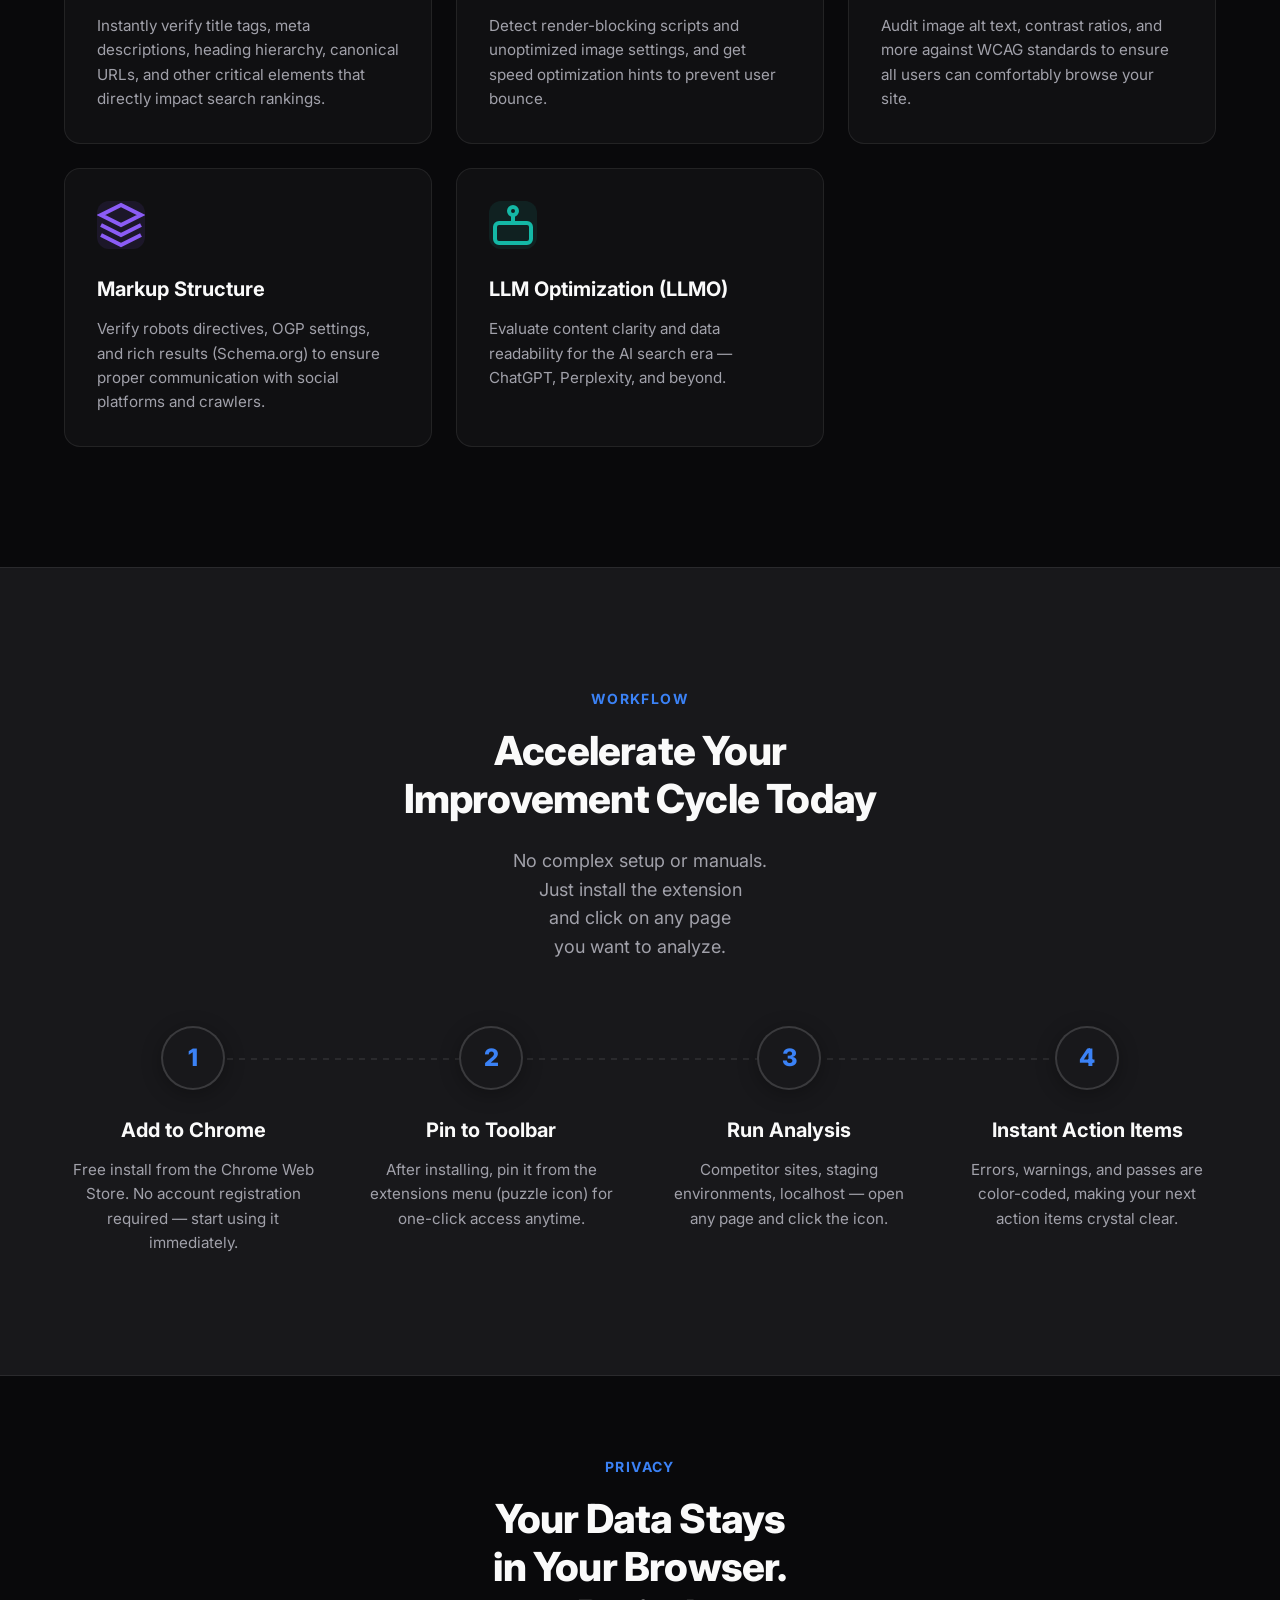
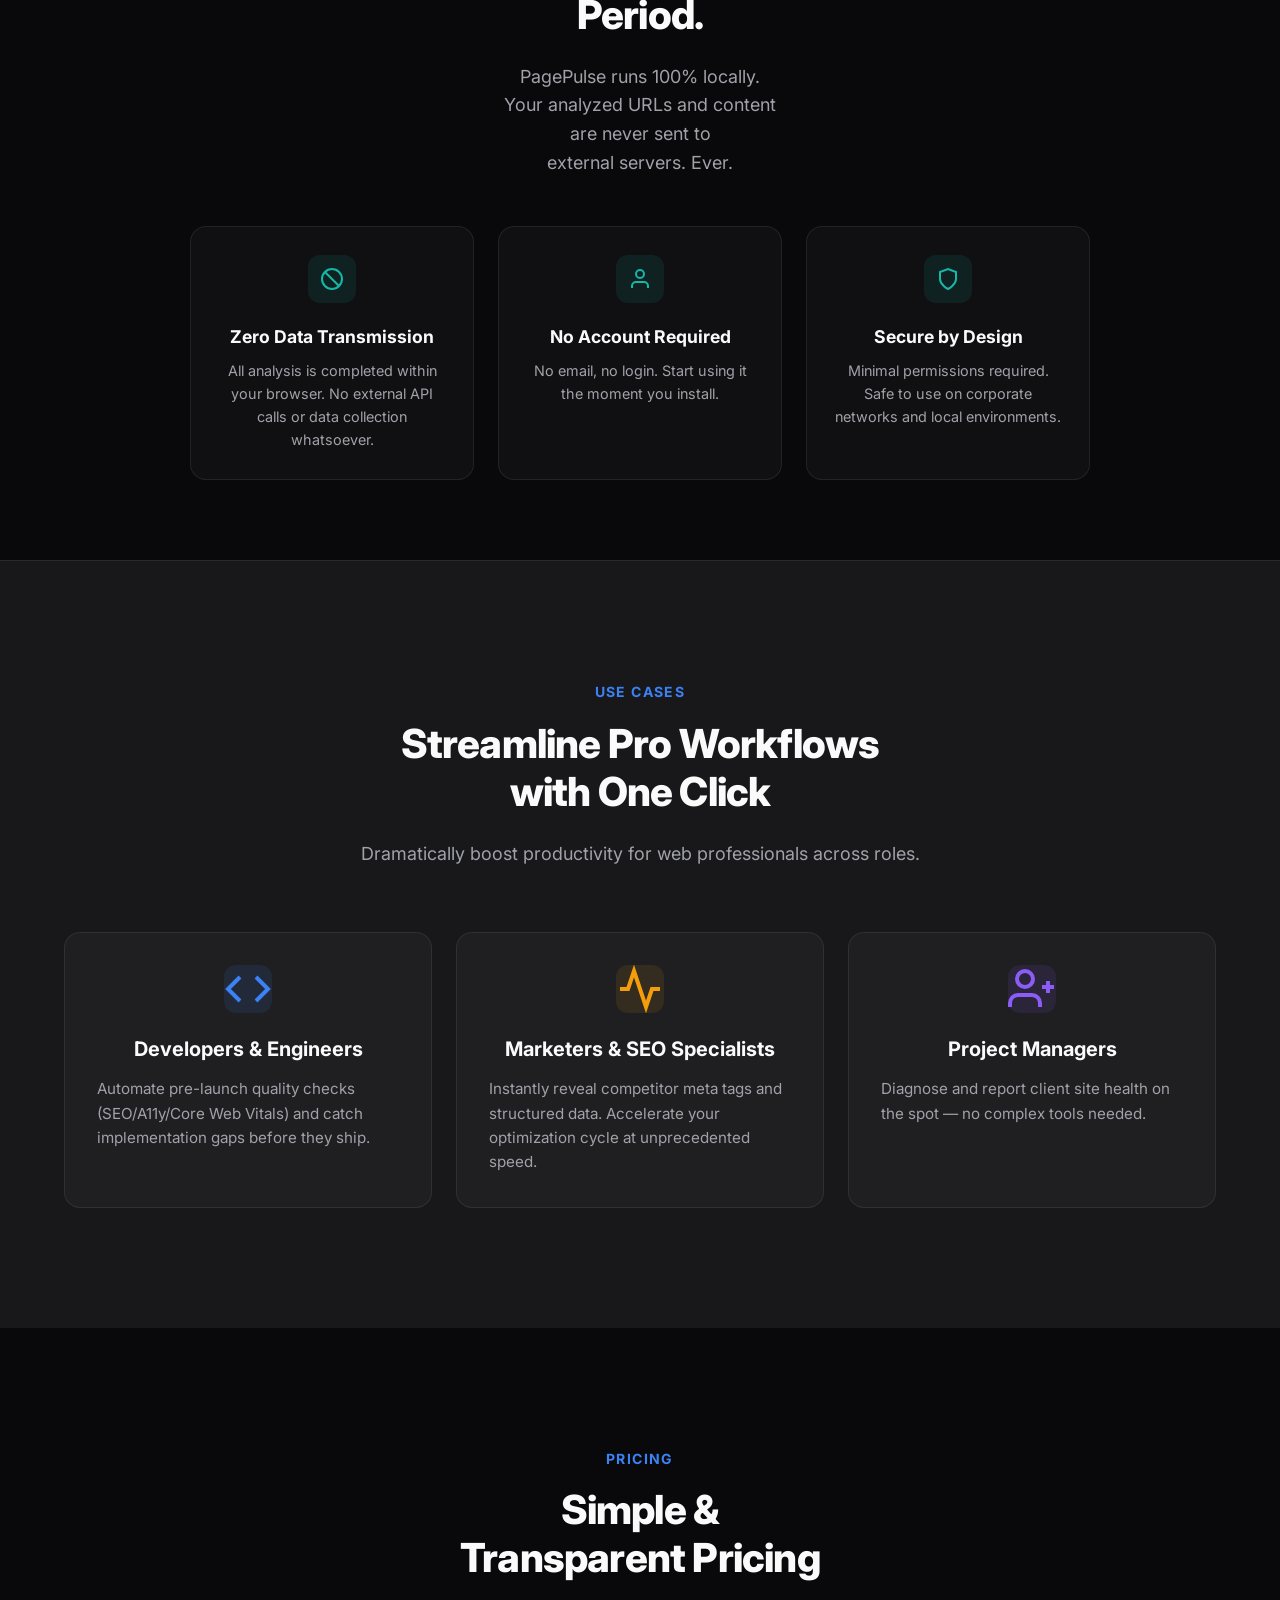
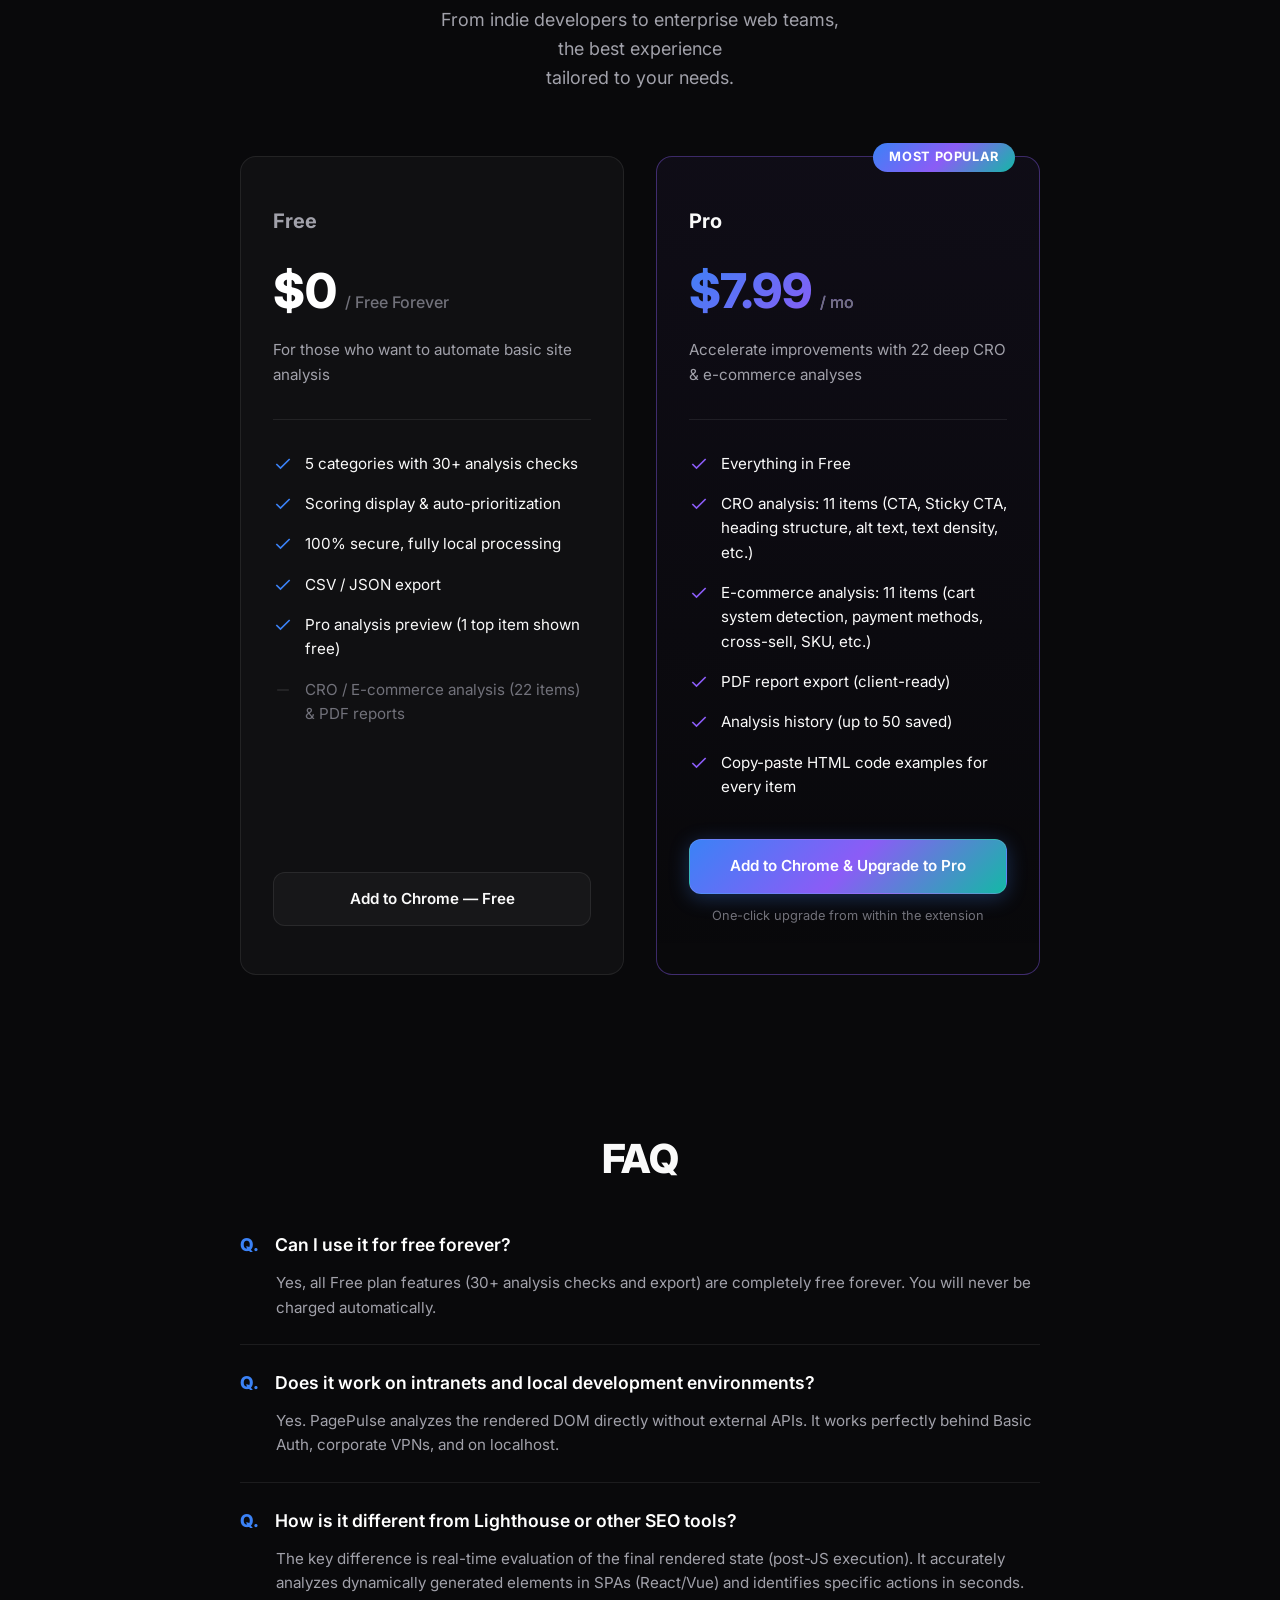
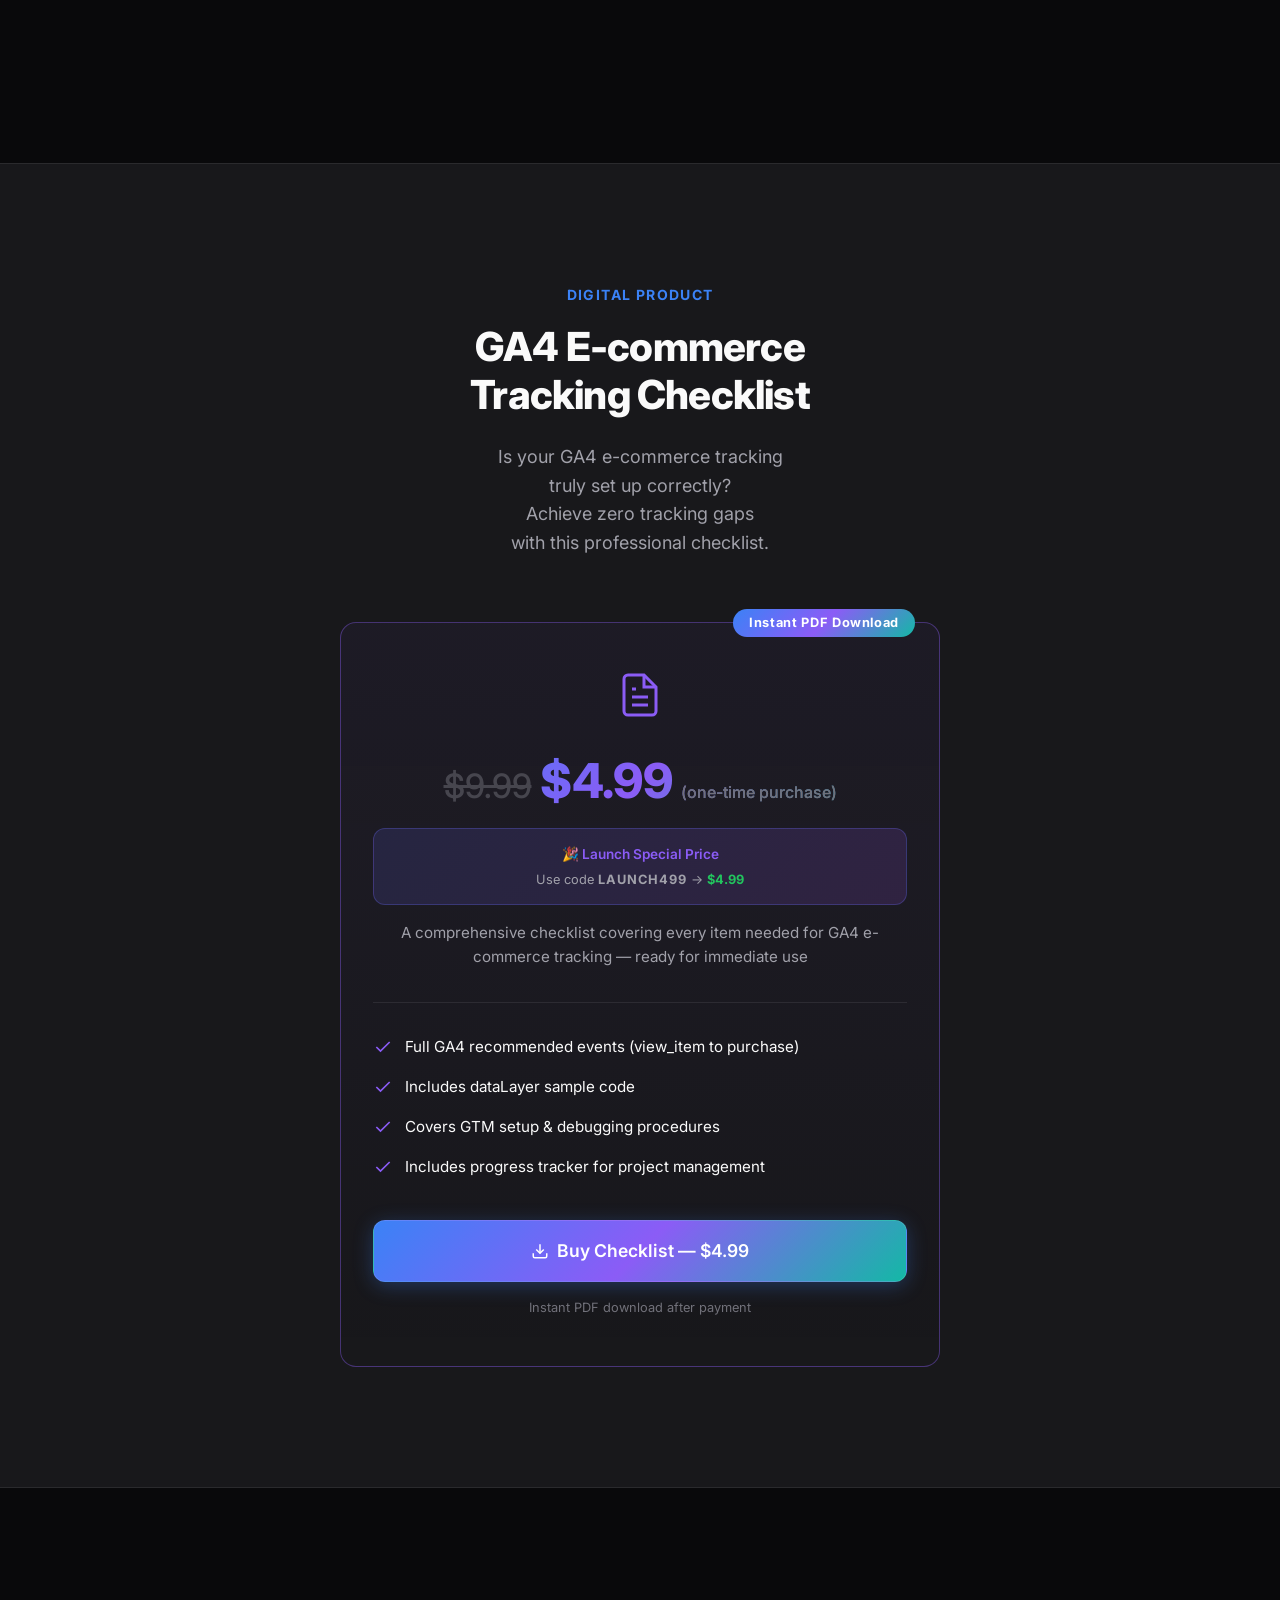
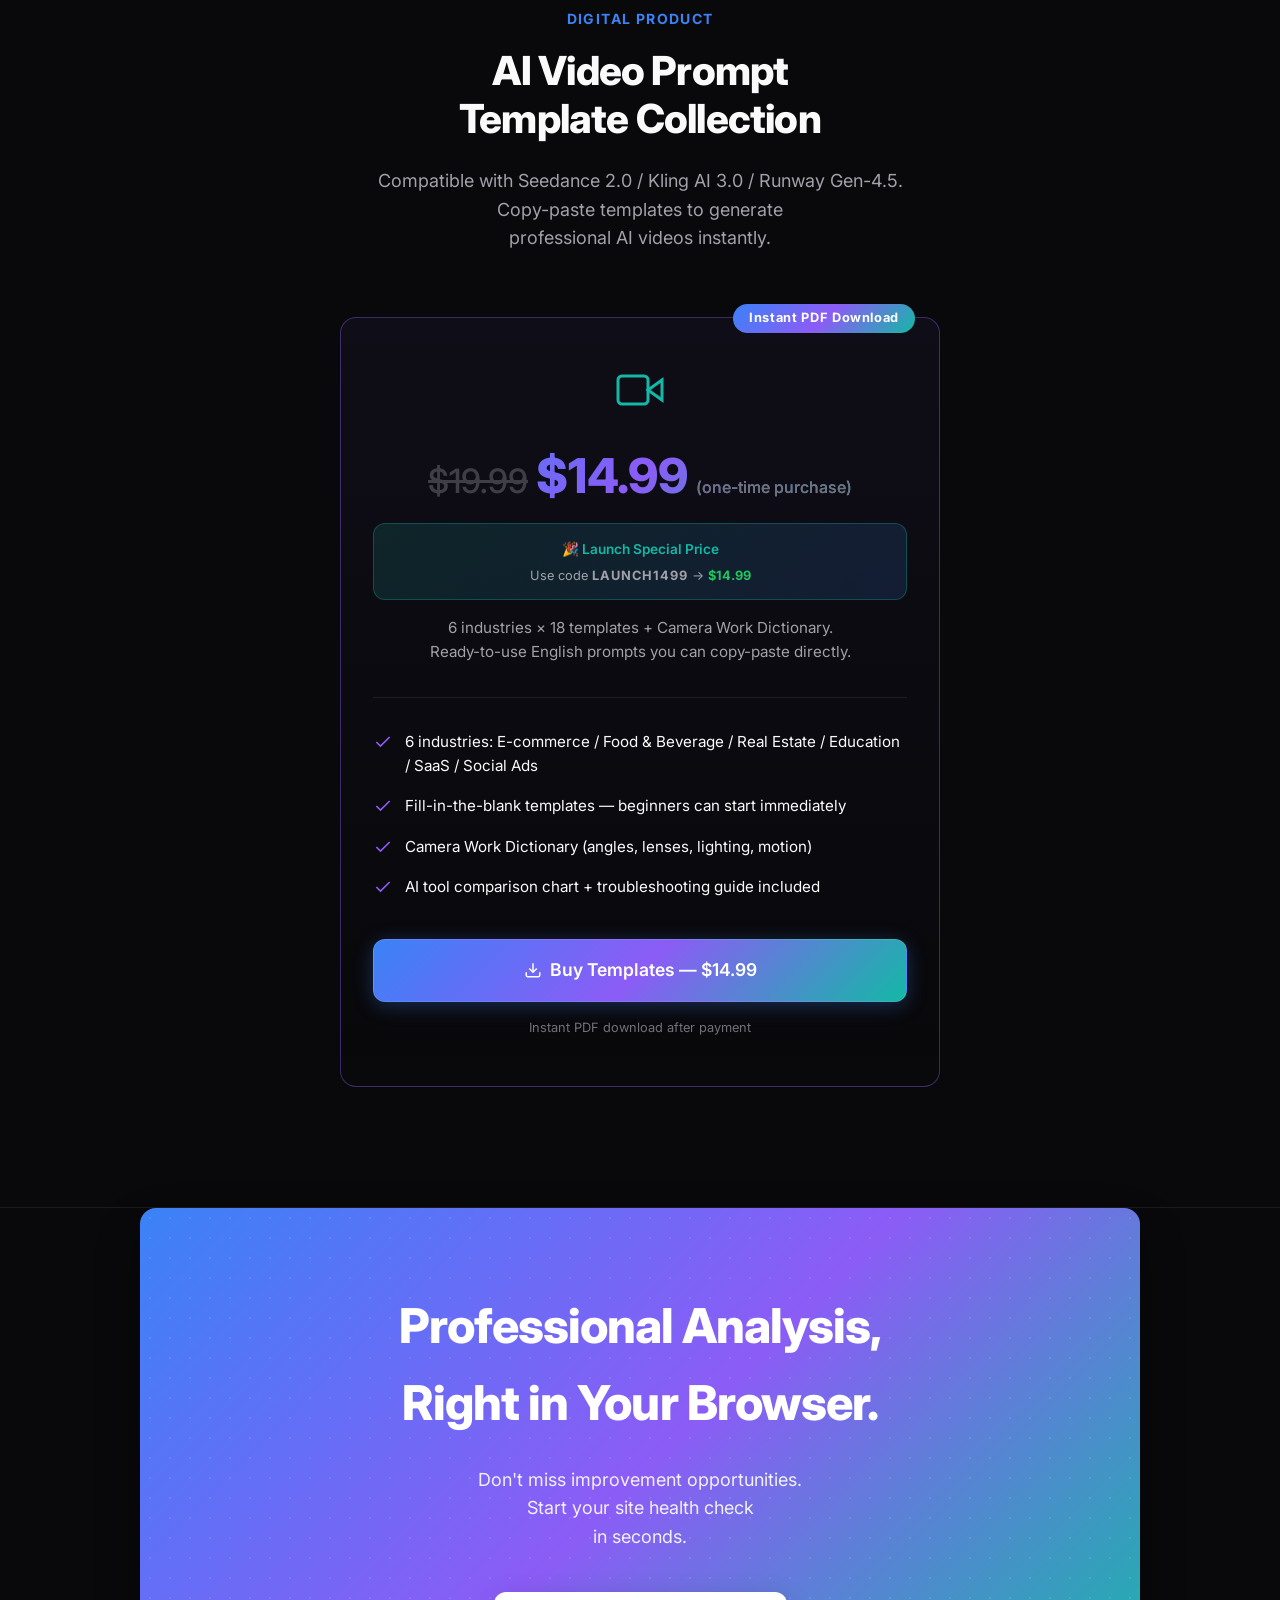
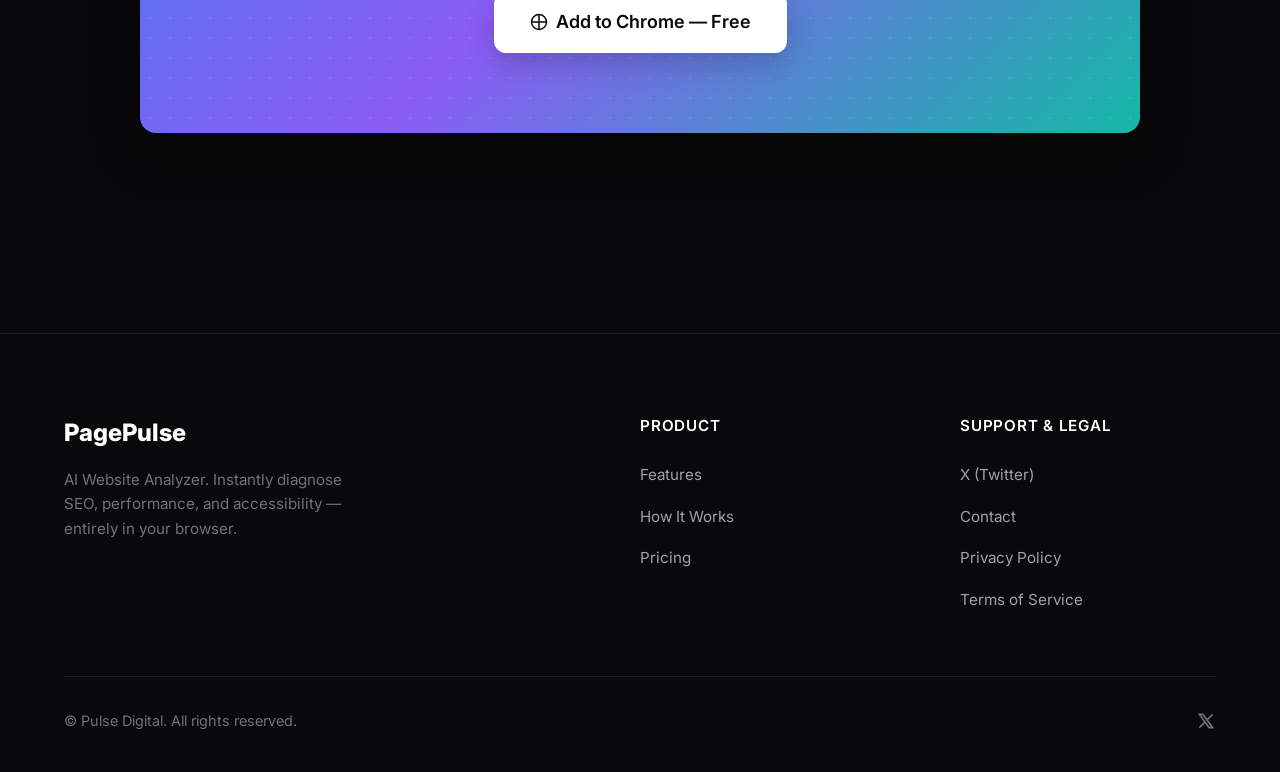
<file: en/thank-you/index.html>
<!DOCTYPE html>
<html lang="en">
<head>
    <meta charset="UTF-8">
    <meta name="viewport" content="width=device-width, initial-scale=1.0">
    <meta name="robots" content="noindex, nofollow">
    <!-- Google Tag Manager -->
    <script>(function(w,d,s,l,i){w[l]=w[l]||[];w[l].push({'gtm.start':
    new Date().getTime(),event:'gtm.js'});var f=d.getElementsByTagName(s)[0],
    j=d.createElement(s),dl=l!='dataLayer'?'&l='+l:'';j.async=true;j.src=
    'https://www.googletagmanager.com/gtm.js?id='+i+dl;f.parentNode.insertBefore(j,f);
    })(window,document,'script','dataLayer','GTM-NDF8CV6Z');</script>
    <!-- End Google Tag Manager -->
    <title>Thank You for Your Purchase | Pulse Digital</title>

    <!-- Fonts -->
    <link rel="preconnect" href="https://fonts.googleapis.com">
    <link rel="preconnect" href="https://fonts.gstatic.com" crossorigin>
    <link href="https://fonts.googleapis.com/css2?family=Inter:wght@400;500;600;700;800&display=swap" rel="stylesheet">

    <style>
        :root {
            --bg-primary: #09090b;
            --bg-secondary: #18181b;
            --bg-tertiary: #27272a;
            --bg-card: rgba(255, 255, 255, 0.03);
            --border-primary: rgba(255, 255, 255, 0.08);
            --border-hover: rgba(255, 255, 255, 0.15);
            --text-primary: #fafafa;
            --text-secondary: #a1a1aa;
            --text-muted: #71717a;
            --accent-main: #3b82f6;
            --accent-secondary: #8b5cf6;
            --accent-tertiary: #14b8a6;
            --gradient-brand: linear-gradient(135deg, #3b82f6 0%, #8b5cf6 50%, #14b8a6 100%);
            --gradient-subtle: linear-gradient(135deg, rgba(59,130,246,0.15), rgba(139,92,246,0.15));
            --success: #34d399;
            --radius-md: 12px;
            --radius-lg: 16px;
            --radius-full: 9999px;
            --font-sans: 'Inter', system-ui, sans-serif;
        }

        *, *::before, *::after { box-sizing: border-box; margin: 0; padding: 0; }
        html { font-family: var(--font-sans); background-color: var(--bg-primary); color: var(--text-primary); }
        body { -webkit-font-smoothing: antialiased; -moz-osx-font-smoothing: grayscale; line-height: 1.6; overflow-x: hidden; min-height: 100vh; display: flex; flex-direction: column; align-items: center; justify-content: center; }
        a { text-decoration: none; color: inherit; }

        .text-gradient {
            background: var(--gradient-brand);
            -webkit-background-clip: text;
            -webkit-text-fill-color: transparent;
            background-clip: text;
            display: inline-block;
        }

        .bg-glow { position: fixed; top: 0; left: 0; right: 0; bottom: 0; pointer-events: none; z-index: 0; }
        .bg-glow::before {
            content: '';
            position: absolute;
            top: -20%; left: 50%; transform: translateX(-50%);
            width: 800px; height: 800px;
            background: radial-gradient(circle, rgba(59,130,246,0.08) 0%, rgba(139,92,246,0.04) 40%, transparent 70%);
            border-radius: 50%;
        }

        .thank-you-container { position: relative; z-index: 1; max-width: 640px; width: 100%; padding: 48px 24px; text-align: center; }

        .success-icon {
            width: 80px; height: 80px; margin: 0 auto 32px;
            background: linear-gradient(135deg, rgba(52,211,153,0.15), rgba(52,211,153,0.05));
            border: 1px solid rgba(52,211,153,0.3); border-radius: 50%;
            display: flex; align-items: center; justify-content: center;
            animation: scaleIn 0.5s cubic-bezier(0.34,1.56,0.64,1) both;
        }
        .success-icon svg { width: 40px; height: 40px; color: var(--success); }

        @keyframes scaleIn { from { opacity: 0; transform: scale(0.5); } to { opacity: 1; transform: scale(1); } }
        @keyframes fadeUp { from { opacity: 0; transform: translateY(20px); } to { opacity: 1; transform: translateY(0); } }

        .thank-you-title { font-size: 2rem; font-weight: 800; letter-spacing: -0.02em; margin-bottom: 12px; animation: fadeUp 0.6s 0.2s both; }
        .thank-you-subtitle { font-size: 1.05rem; color: var(--text-secondary); margin-bottom: 40px; animation: fadeUp 0.6s 0.35s both; }

        .download-card {
            background: var(--bg-card); border: 1px solid var(--border-primary);
            border-radius: var(--radius-lg); padding: 32px; margin-bottom: 24px;
            animation: fadeUp 0.6s 0.5s both;
        }
        .download-card h3 { font-size: 1.1rem; font-weight: 700; margin-bottom: 8px; }
        .download-card p { color: var(--text-secondary); font-size: 0.9rem; margin-bottom: 24px; }

        .download-btn {
            display: inline-flex; align-items: center; gap: 10px;
            padding: 14px 32px; background: var(--gradient-brand); color: #fff;
            font-size: 1rem; font-weight: 700; border-radius: var(--radius-full);
            border: none; cursor: pointer; transition: all 0.3s; text-decoration: none;
        }
        .download-btn:hover { transform: translateY(-2px); box-shadow: 0 8px 30px rgba(59,130,246,0.3); }
        .download-btn svg { width: 20px; height: 20px; }

        .info-section { animation: fadeUp 0.6s 0.65s both; }
        .info-card {
            background: var(--bg-card); border: 1px solid var(--border-primary);
            border-radius: var(--radius-md); padding: 20px 24px; margin-bottom: 12px;
            display: flex; align-items: flex-start; gap: 14px; text-align: left;
        }
        .info-card .icon {
            flex-shrink: 0; width: 36px; height: 36px;
            background: var(--gradient-subtle); border-radius: 10px;
            display: flex; align-items: center; justify-content: center;
        }
        .info-card .icon svg { width: 18px; height: 18px; color: var(--accent-main); }
        .info-card .content h4 { font-size: 0.9rem; font-weight: 600; margin-bottom: 4px; }
        .info-card .content p { font-size: 0.82rem; color: var(--text-secondary); line-height: 1.5; }

        .footer-links {
            margin-top: 48px; padding-top: 24px; border-top: 1px solid var(--border-primary);
            display: flex; justify-content: center; gap: 24px; animation: fadeUp 0.6s 0.8s both;
        }
        .footer-links a { font-size: 0.85rem; color: var(--text-muted); transition: color 0.2s; }
        .footer-links a:hover { color: var(--text-primary); }

        @media (max-width: 480px) {
            .thank-you-title { font-size: 1.5rem; }
            .download-card { padding: 24px 20px; }
            .footer-links { flex-direction: column; gap: 12px; }
        }
    </style>
</head>
<body>
    <!-- Google Tag Manager (noscript) -->
    <noscript><iframe src="https://www.googletagmanager.com/ns.html?id=GTM-NDF8CV6Z" height="0" width="0" style="display:none;visibility:hidden"></iframe></noscript>
    <!-- End Google Tag Manager (noscript) -->

    <div class="bg-glow"></div>

    <main class="thank-you-container">
        <!-- Success Icon -->
        <div class="success-icon">
            <svg xmlns="http://www.w3.org/2000/svg" fill="none" viewBox="0 0 24 24" stroke-width="2.5" stroke="currentColor">
                <path stroke-linecap="round" stroke-linejoin="round" d="M4.5 12.75l6 6 9-13.5" />
            </svg>
        </div>

        <!-- Heading -->
        <h1 class="thank-you-title">
            <span class="text-gradient">Thank You for Your Purchase</span>
        </h1>
        <p class="thank-you-subtitle">
            Your payment was successful.<br>
            Click the button below to download your file.
        </p>

        <!-- Download Card (dynamic) -->
        <div class="download-card" id="download-card">
            <h3 id="product-title">Loading...</h3>
            <p id="product-desc"></p>
            <a href="#" class="download-btn" id="btn-download-pdf" download>
                <svg xmlns="http://www.w3.org/2000/svg" fill="none" viewBox="0 0 24 24" stroke-width="2" stroke="currentColor">
                    <path stroke-linecap="round" stroke-linejoin="round" d="M3 16.5v2.25A2.25 2.25 0 005.25 21h13.5A2.25 2.25 0 0021 18.75V16.5M16.5 12L12 16.5m0 0L7.5 12m4.5 4.5V3" />
                </svg>
                Download PDF
            </a>
        </div>

        <!-- Info Cards -->
        <div class="info-section">
            <div class="info-card">
                <div class="icon">
                    <svg xmlns="http://www.w3.org/2000/svg" fill="none" viewBox="0 0 24 24" stroke-width="2" stroke="currentColor">
                        <path stroke-linecap="round" stroke-linejoin="round" d="M21.75 6.75v10.5a2.25 2.25 0 01-2.25 2.25h-15a2.25 2.25 0 01-2.25-2.25V6.75m19.5 0A2.25 2.25 0 0019.5 4.5h-15a2.25 2.25 0 00-2.25 2.25m19.5 0v.243a2.25 2.25 0 01-1.07 1.916l-7.5 4.615a2.25 2.25 0 01-2.36 0L3.32 8.91a2.25 2.25 0 01-1.07-1.916V6.75" />
                    </svg>
                </div>
                <div class="content">
                    <h4>Receipt via Email</h4>
                    <p>A receipt from Stripe will be sent to the email address you provided at checkout.</p>
                </div>
            </div>

            <div class="info-card">
                <div class="icon">
                    <svg xmlns="http://www.w3.org/2000/svg" fill="none" viewBox="0 0 24 24" stroke-width="2" stroke="currentColor">
                        <path stroke-linecap="round" stroke-linejoin="round" d="M9.879 7.519c1.171-1.025 3.071-1.025 4.242 0 1.172 1.025 1.172 2.687 0 3.712-.203.179-.43.326-.67.442-.745.361-1.45.999-1.45 1.827v.75M21 12a9 9 0 11-18 0 9 9 0 0118 0zm-9 5.25h.008v.008H12v-.008z" />
                    </svg>
                </div>
                <div class="content">
                    <h4>Need Help?</h4>
                    <p>For questions about your download or content, contact us at <a href="mailto:contact@pulse-digital.dev" style="color: var(--accent-main);">contact@pulse-digital.dev</a></p>
                </div>
            </div>
        </div>

        <!-- Footer -->
        <div class="footer-links">
            <a href="/en/">Back to Home</a>
            <a href="/privacy-policy/">Privacy Policy</a>
        </div>
    </main>

    <!-- Product routing & GA4 conversion -->
    <script>
        (function() {
            var params = new URLSearchParams(window.location.search);
            var sessionId = params.get('session_id');
            var product = params.get('product');

            // Redirect to home if no session_id
            if (!sessionId) {
                window.location.replace('/en/');
                return;
            }

            // EN Product catalog
            var catalog = {
                'ga4-checklist': {
                    title: 'GA4 E-commerce Tracking Checklist',
                    desc: 'PDF (13 pages) — 7 sections, 70+ items',
                    url: '/downloads/GA4_Ecommerce_Checklist_EN_v1.0.pdf',
                    itemId: 'ga4-ecommerce-checklist-en',
                    price: 4.99,
                    category: 'Digital Template'
                },
                'ai-video-templates': {
                    title: 'AI Video Prompt Template Collection',
                    desc: 'PDF (13 pages) — 6 industries × 18 templates + Camera Work Dictionary',
                    url: '/downloads/AI_Video_Prompt_Templates_EN_v1.0.pdf',
                    itemId: 'ai-video-prompt-templates-en',
                    price: 14.99,
                    category: 'Digital Template'
                }
            };

            // Default to GA4 checklist (backward compat)
            var p = catalog[product] || catalog['ga4-checklist'];

            // Update DOM
            document.getElementById('product-title').textContent = p.title;
            document.getElementById('product-desc').textContent = p.desc;
            document.getElementById('btn-download-pdf').href = p.url;

            // GA4: Purchase conversion
            window.dataLayer = window.dataLayer || [];
            window.dataLayer.push({
                'event': 'purchase',
                'ecommerce': {
                    'transaction_id': sessionId,
                    'value': p.price,
                    'currency': 'USD',
                    'items': [{
                        'item_id': p.itemId,
                        'item_name': p.title,
                        'price': p.price,
                        'quantity': 1,
                        'item_category': p.category
                    }]
                }
            });
        })();
    </script>
</body>
</html>
</file>
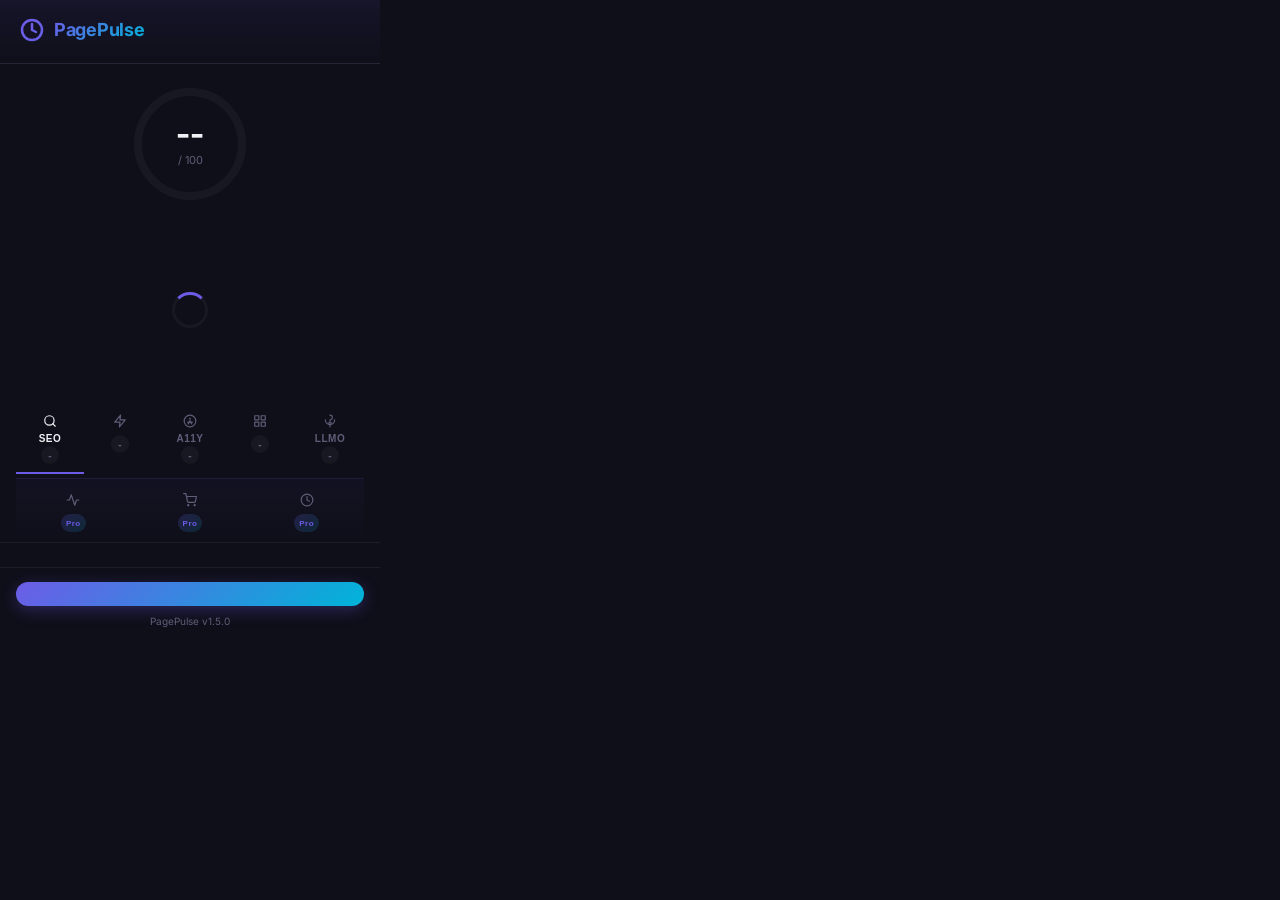
<file: popup/popup.html>
<!DOCTYPE html>
<html lang="en">
<head>
  <meta charset="UTF-8">
  <meta name="viewport" content="width=device-width, initial-scale=1.0">
  <title>PagePulse</title>
  <link rel="stylesheet" href="popup.css">
</head>
<body>
  <div class="app">
    <!-- Header -->
    <header class="header">
      <div class="header__brand">
        <div class="header__logo">
          <svg width="24" height="24" viewBox="0 0 24 24" fill="none">
            <circle cx="12" cy="12" r="10" stroke="url(#grad)" stroke-width="2.5" fill="none"/>
            <path d="M12 6 L12 12 L16 14" stroke="url(#grad)" stroke-width="2.5" stroke-linecap="round" stroke-linejoin="round"/>
            <defs>
              <linearGradient id="grad" x1="0" y1="0" x2="24" y2="24">
                <stop offset="0%" stop-color="#6C5CE7"/>
                <stop offset="100%" stop-color="#00B4D8"/>
              </linearGradient>
            </defs>
          </svg>
        </div>
        <h1 class="header__title">PagePulse</h1>
      </div>
      <div class="header__url" id="pageUrl" data-i18n="loading"></div>
    </header>

    <!-- Score Ring -->
    <section class="score-section" id="scoreSection">
      <div class="score-ring">
        <svg viewBox="0 0 120 120" class="score-ring__svg">
          <circle cx="60" cy="60" r="52" class="score-ring__bg"/>
          <circle cx="60" cy="60" r="52" class="score-ring__fill" id="scoreRing"
                  stroke-dasharray="326.73" stroke-dashoffset="326.73"/>
        </svg>
        <div class="score-ring__value">
          <span class="score-ring__number" id="scoreNumber">--</span>
          <span class="score-ring__label">/ 100</span>
        </div>
      </div>
      <div class="score-badges" id="scoreBadges"></div>
    </section>

    <!-- Loading -->
    <section class="loading" id="loadingSection">
      <div class="loading__spinner"></div>
      <p class="loading__text" data-i18n="analyzing"></p>
    </section>

    <!-- Category Tabs -->
    <nav class="tabs" id="tabs">
      <div class="tabs__row-free">
        <button class="tab active" data-category="seo">
          <span class="tab__icon"><svg width="14" height="14" viewBox="0 0 24 24" fill="none" stroke="currentColor" stroke-width="2" stroke-linecap="round" stroke-linejoin="round"><circle cx="11" cy="11" r="8"/><line x1="21" y1="21" x2="16.65" y2="16.65"/></svg></span>
          <span class="tab__label">SEO</span>
          <span class="tab__badge" id="badge-seo">-</span>
        </button>
        <button class="tab" data-category="performance">
          <span class="tab__icon"><svg width="14" height="14" viewBox="0 0 24 24" fill="none" stroke="currentColor" stroke-width="2" stroke-linecap="round" stroke-linejoin="round"><polygon points="13 2 3 14 12 14 11 22 21 10 12 10 13 2"/></svg></span>
          <span class="tab__label" data-i18n="tabSpeed"></span>
          <span class="tab__badge" id="badge-performance">-</span>
        </button>
        <button class="tab" data-category="accessibility">
          <span class="tab__icon"><svg width="14" height="14" viewBox="0 0 24 24" fill="none" stroke="currentColor" stroke-width="2" stroke-linecap="round" stroke-linejoin="round"><circle cx="12" cy="12" r="10"/><circle cx="12" cy="8" r="1.5" fill="currentColor" stroke="none"/><path d="M12 11v1l-3 5M12 12l3 5M8 14h8"/></svg></span>
          <span class="tab__label">A11Y</span>
          <span class="tab__badge" id="badge-accessibility">-</span>
        </button>
        <button class="tab" data-category="structure">
          <span class="tab__icon"><svg width="14" height="14" viewBox="0 0 24 24" fill="none" stroke="currentColor" stroke-width="2" stroke-linecap="round" stroke-linejoin="round"><rect x="3" y="3" width="7" height="7"/><rect x="14" y="3" width="7" height="7"/><rect x="3" y="14" width="7" height="7"/><rect x="14" y="14" width="7" height="7"/></svg></span>
          <span class="tab__label" data-i18n="tabStructure"></span>
          <span class="tab__badge" id="badge-structure">-</span>
        </button>
        <button class="tab" data-category="llmo">
          <span class="tab__icon"><svg width="14" height="14" viewBox="0 0 24 24" fill="none" stroke="currentColor" stroke-width="2" stroke-linecap="round" stroke-linejoin="round"><path d="M12 2a4 4 0 0 1 4 4c0 1.95-1.4 3.57-3.25 3.92L12 10v2"/><circle cx="12" cy="16" r="2"/><path d="M4 10a8 8 0 0 0 16 0"/><line x1="12" y1="18" x2="12" y2="22"/></svg></span>
          <span class="tab__label">LLMO</span>
          <span class="tab__badge" id="badge-llmo">-</span>
        </button>
      </div>
      <div class="tabs__row-pro">
        <button class="tab tab--pro" data-category="cro" id="tabCro">
          <span class="tab__icon"><svg width="14" height="14" viewBox="0 0 24 24" fill="none" stroke="currentColor" stroke-width="2" stroke-linecap="round" stroke-linejoin="round"><polyline points="22 12 18 12 15 21 9 3 6 12 2 12"/></svg></span>
          <span class="tab__label" data-i18n="tabCro"></span>
          <span class="tab__badge tab__badge--pro" id="badge-cro">Pro</span>
        </button>
        <button class="tab tab--pro" data-category="ec" id="tabEc">
          <span class="tab__icon"><svg width="14" height="14" viewBox="0 0 24 24" fill="none" stroke="currentColor" stroke-width="2" stroke-linecap="round" stroke-linejoin="round"><circle cx="9" cy="21" r="1"/><circle cx="20" cy="21" r="1"/><path d="M1 1h4l2.68 13.39a2 2 0 0 0 2 1.61h9.72a2 2 0 0 0 2-1.61L23 6H6"/></svg></span>
          <span class="tab__label" data-i18n="tabEc"></span>
          <span class="tab__badge tab__badge--pro" id="badge-ec">Pro</span>
        </button>
        <button class="tab tab--pro" data-category="history" id="tabHistory">
          <span class="tab__icon"><svg width="14" height="14" viewBox="0 0 24 24" fill="none" stroke="currentColor" stroke-width="2" stroke-linecap="round" stroke-linejoin="round"><circle cx="12" cy="12" r="10"/><polyline points="12 6 12 12 16 14"/></svg></span>
          <span class="tab__label" data-i18n="tabHistory"></span>
          <span class="tab__badge tab__badge--pro" id="badge-history">Pro</span>
        </button>
      </div>
    </nav>

    <!-- Results -->
    <section class="results" id="results">
      <!-- Dynamically populated -->
    </section>

    <!-- Pro Upsell (shown when free user clicks locked tab) -->
    <section class="pro-upsell hidden" id="proUpsell">
      <div class="pro-upsell__icon">
        <svg width="40" height="40" viewBox="0 0 24 24" fill="none" stroke="url(#gradUpsell)" stroke-width="1.5" stroke-linecap="round" stroke-linejoin="round">
          <rect x="3" y="11" width="18" height="11" rx="2" ry="2"/>
          <path d="M7 11V7a5 5 0 0 1 10 0v4"/>
          <defs><linearGradient id="gradUpsell" x1="0" y1="0" x2="24" y2="24"><stop offset="0%" stop-color="#6C5CE7"/><stop offset="100%" stop-color="#00B4D8"/></linearGradient></defs>
        </svg>
      </div>
      <h3 class="pro-upsell__title" id="proUpsellTitle"></h3>
      <p class="pro-upsell__desc" id="proUpsellDesc"></p>
      <ul class="pro-upsell__features" id="proUpsellFeatures"></ul>
      <button class="pro-upsell__btn" id="btnUpsellPro">
        <svg width="16" height="16" viewBox="0 0 24 24" fill="none" stroke="currentColor" stroke-width="2" stroke-linecap="round" stroke-linejoin="round"><polygon points="12 2 15.09 8.26 22 9.27 17 14.14 18.18 21.02 12 17.77 5.82 21.02 7 14.14 2 9.27 8.91 8.26 12 2"/></svg>
        <span data-i18n="proUnlock"></span>
      </button>
    </section>

    <!-- History (Pro only) -->
    <section class="history hidden" id="historySection">
      <div class="history__header">
        <span class="history__title" data-i18n="historyTitle"></span>
        <button class="history__clear" id="btnClearHistory" data-i18n="historyClear"></button>
      </div>
      <div class="history__list" id="historyList">
        <!-- Dynamically populated -->
      </div>
    </section>

    <!-- Pro Upgrade Banner (shown to free users) -->
    <section class="pro-banner hidden" id="proBanner">
      <div class="pro-banner__content">
        <span class="pro-banner__icon"><svg width="18" height="18" viewBox="0 0 24 24" fill="none" stroke="currentColor" stroke-width="2" stroke-linecap="round" stroke-linejoin="round"><path d="M6 9l6-7 6 7"/><path d="M12 2v15"/><path d="M2 18h20"/><path d="M2 22h20"/></svg></span>
        <div class="pro-banner__text">
          <strong data-i18n="proUpgrade"></strong>
          <span data-i18n="proUpgradeDesc"></span>
        </div>
      </div>
      <button class="pro-banner__btn" id="btnUpgradePro" data-i18n="proPrice"></button>
    </section>

    <!-- Pro Status Badge (shown to pro users) -->
    <div class="pro-status hidden" id="proStatus">
      <span class="pro-status__badge">
        <svg width="12" height="12" viewBox="0 0 24 24" fill="currentColor" stroke="none"><polygon points="12 2 15.09 8.26 22 9.27 17 14.14 18.18 21.02 12 17.77 5.82 21.02 7 14.14 2 9.27 8.91 8.26 12 2"/></svg>
        Pro
      </span>
    </div>

    <!-- Export Bar -->
    <section class="export-bar hidden" id="exportBar">
      <button class="btn-export" id="btnExportCSV">
        <span class="btn-export__icon"><svg width="14" height="14" viewBox="0 0 24 24" fill="none" stroke="currentColor" stroke-width="2" stroke-linecap="round" stroke-linejoin="round"><path d="M14 2H6a2 2 0 0 0-2 2v16a2 2 0 0 0 2 2h12a2 2 0 0 0 2-2V8z"/><polyline points="14 2 14 8 20 8"/><line x1="8" y1="13" x2="16" y2="13"/><line x1="8" y1="17" x2="16" y2="17"/></svg></span>
        <span>CSV</span>
      </button>
      <button class="btn-export btn-export--secondary" id="btnExportJSON">
        <span class="btn-export__icon"><svg width="14" height="14" viewBox="0 0 24 24" fill="none" stroke="currentColor" stroke-width="2" stroke-linecap="round" stroke-linejoin="round"><polyline points="16 18 22 12 16 6"/><polyline points="8 6 2 12 8 18"/></svg></span>
        <span>JSON</span>
      </button>
      <button class="btn-export btn-export--pdf" id="btnExportPDF">
        <span class="btn-export__icon"><svg width="14" height="14" viewBox="0 0 24 24" fill="none" stroke="currentColor" stroke-width="2" stroke-linecap="round" stroke-linejoin="round"><path d="M14 2H6a2 2 0 0 0-2 2v16a2 2 0 0 0 2 2h12a2 2 0 0 0 2-2V8z"/><polyline points="14 2 14 8 20 8"/><line x1="12" y1="18" x2="12" y2="12"/><polyline points="9 15 12 12 15 15"/></svg></span>
        <span>PDF</span>
        <span class="btn-export__pro-tag">PRO</span>
      </button>
    </section>

    <!-- Footer -->
    <footer class="footer">
      <button class="btn-upgrade" id="btnUpgrade" data-i18n="footerCta"></button>
      <p class="footer__version">PagePulse v1.5.0</p>
    </footer>
  </div>
  <script src="../lib/jspdf.umd.min.js"></script>
  <script src="../lib/pdf-generator.js"></script>
  <script src="popup.js"></script>
</body>
</html>
</file>
<file: popup/popup.css>
/* ============================================
   PagePulse - Chrome Extension Popup Styles
   Premium dark-mode design with glassmorphism
   ============================================ */

@import url('https://fonts.googleapis.com/css2?family=Inter:wght@400;500;600;700&display=swap');

:root {
  --bg-primary: #0F0F1A;
  --bg-secondary: #1A1A2E;
  --bg-card: rgba(255, 255, 255, 0.04);
  --bg-card-hover: rgba(255, 255, 255, 0.08);
  --text-primary: #F0F0F5;
  --text-secondary: #9B9BB4;
  --text-muted: #5E5E78;
  --accent-purple: #6C5CE7;
  --accent-blue: #00B4D8;
  --accent-green: #00D68F;
  --accent-yellow: #FFD93D;
  --accent-red: #FF6B6B;
  --accent-orange: #FFA94D;
  --gradient-main: linear-gradient(135deg, #6C5CE7, #00B4D8);
  --gradient-score-good: linear-gradient(135deg, #00D68F, #00B4D8);
  --gradient-score-ok: linear-gradient(135deg, #FFD93D, #FFA94D);
  --gradient-score-bad: linear-gradient(135deg, #FF6B6B, #FF8E53);
  --border-color: rgba(255, 255, 255, 0.06);
  --shadow-sm: 0 2px 8px rgba(0, 0, 0, 0.3);
  --shadow-md: 0 4px 16px rgba(0, 0, 0, 0.4);
  --radius-sm: 8px;
  --radius-md: 12px;
  --radius-lg: 16px;
  --radius-full: 9999px;
  --transition: 0.2s cubic-bezier(0.4, 0, 0.2, 1);
}

* { margin: 0; padding: 0; box-sizing: border-box; }

body {
  width: 380px;
  min-height: 500px;
  max-height: 600px;
  overflow-y: auto;
  font-family: 'Inter', -apple-system, BlinkMacSystemFont, sans-serif;
  background: var(--bg-primary);
  color: var(--text-primary);
  font-size: 13px;
  line-height: 1.5;
}

body::-webkit-scrollbar { width: 4px; }
body::-webkit-scrollbar-track { background: transparent; }
body::-webkit-scrollbar-thumb { background: var(--text-muted); border-radius: var(--radius-full); }

.app { display: flex; flex-direction: column; min-height: 100%; }

/* ---- Header ---- */
.header {
  padding: 16px 20px 12px;
  border-bottom: 1px solid var(--border-color);
  background: linear-gradient(180deg, rgba(108, 92, 231, 0.08) 0%, transparent 100%);
}
.header__brand { display: flex; align-items: center; gap: 10px; margin-bottom: 8px; }
.header__logo { display: flex; align-items: center; animation: pulse-glow 2s ease-in-out infinite; }

@keyframes pulse-glow {
  0%, 100% { filter: drop-shadow(0 0 4px rgba(108, 92, 231, 0.3)); }
  50% { filter: drop-shadow(0 0 8px rgba(108, 92, 231, 0.6)); }
}

.header__title {
  font-size: 18px; font-weight: 700;
  background: var(--gradient-main);
  -webkit-background-clip: text;
  -webkit-text-fill-color: transparent;
  letter-spacing: -0.3px;
}
.header__url {
  font-size: 11px; color: var(--text-muted);
  overflow: hidden; text-overflow: ellipsis; white-space: nowrap; max-width: 340px;
}

/* ---- Score Ring ---- */
.score-section { display: flex; flex-direction: column; align-items: center; padding: 20px 20px 16px; gap: 12px; }
.score-ring { position: relative; width: 120px; height: 120px; }
.score-ring__svg { width: 100%; height: 100%; transform: rotate(-90deg); }
.score-ring__bg { fill: none; stroke: var(--bg-card); stroke-width: 8; }
.score-ring__fill { fill: none; stroke: url(#scoreGradient); stroke-width: 8; stroke-linecap: round; transition: stroke-dashoffset 1.2s cubic-bezier(0.4, 0, 0.2, 1); }
.score-ring__value { position: absolute; top: 50%; left: 50%; transform: translate(-50%, -50%); text-align: center; }
.score-ring__number { display: block; font-size: 32px; font-weight: 700; line-height: 1; color: var(--text-primary); }
.score-ring__label { font-size: 11px; color: var(--text-muted); }
.score-badges { display: flex; gap: 6px; flex-wrap: wrap; justify-content: center; }
.score-badge { display: inline-flex; align-items: center; gap: 4px; padding: 4px 10px; border-radius: var(--radius-full); font-size: 11px; font-weight: 500; background: var(--bg-card); border: 1px solid var(--border-color); }
.score-badge--good { color: var(--accent-green); border-color: rgba(0, 214, 143, 0.2); }
.score-badge--warn { color: var(--accent-yellow); border-color: rgba(255, 217, 61, 0.2); }
.score-badge--bad { color: var(--accent-red); border-color: rgba(255, 107, 107, 0.2); }

/* ---- Loading ---- */
.loading { display: flex; flex-direction: column; align-items: center; justify-content: center; padding: 60px 20px; gap: 16px; }
.loading--hidden { display: none; }
.loading__spinner { width: 36px; height: 36px; border-radius: 50%; border: 3px solid var(--bg-card); border-top-color: var(--accent-purple); animation: spin 0.8s linear infinite; }
@keyframes spin { to { transform: rotate(360deg); } }
.loading__text { font-size: 13px; color: var(--text-secondary); }

/* ---- Tabs ---- */
.tabs { display: flex; flex-wrap: wrap; gap: 2px; padding: 0 16px; border-bottom: 1px solid var(--border-color); }
.tabs__row-free { display: flex; width: 100%; gap: 2px; }
.tabs__row-pro { display: flex; width: 100%; gap: 2px; margin-top: 2px; padding-top: 4px; border-top: 1px solid rgba(108, 92, 231, 0.15); background: linear-gradient(180deg, rgba(108, 92, 231, 0.04) 0%, transparent 100%); }
.tab { flex: 1; display: flex; flex-direction: column; align-items: center; gap: 2px; padding: 10px 4px 8px; background: none; border: none; border-bottom: 2px solid transparent; cursor: pointer; transition: var(--transition); color: var(--text-muted); }
.tab:hover { color: var(--text-secondary); background: var(--bg-card); border-radius: var(--radius-sm) var(--radius-sm) 0 0; }
.tab.active { color: var(--text-primary); border-bottom-color: var(--accent-purple); }
.tab__icon { font-size: 16px; line-height: 1; }
.tab__label { font-size: 10px; font-weight: 600; text-transform: uppercase; letter-spacing: 0.5px; }
.tab__badge { display: inline-flex; align-items: center; justify-content: center; min-width: 18px; height: 18px; padding: 0 5px; border-radius: var(--radius-full); font-size: 10px; font-weight: 700; background: var(--bg-card); color: var(--text-muted); }
.tab__badge--good { background: rgba(0, 214, 143, 0.15); color: var(--accent-green); }
.tab__badge--warn { background: rgba(255, 217, 61, 0.15); color: var(--accent-yellow); }
.tab__badge--bad { background: rgba(255, 107, 107, 0.15); color: var(--accent-red); }

/* ---- Results ---- */
.results { padding: 12px 16px; display: flex; flex-direction: column; gap: 12px; }
.result-card { background: var(--bg-card); border: 1px solid var(--border-color); border-radius: var(--radius-md); padding: 14px 16px; transition: var(--transition); cursor: default; }
.result-card:hover { background: var(--bg-card-hover); border-color: rgba(255, 255, 255, 0.1); }
.result-card__header { display: flex; align-items: center; justify-content: space-between; gap: 8px; margin-bottom: 6px; }
.result-card__status { width: 8px; height: 8px; border-radius: 50%; flex-shrink: 0; }
.result-card__status--pass { background: var(--accent-green); box-shadow: 0 0 6px rgba(0, 214, 143, 0.4); }
.result-card__status--warn { background: var(--accent-yellow); box-shadow: 0 0 6px rgba(255, 217, 61, 0.4); }
.result-card__status--fail { background: var(--accent-red); box-shadow: 0 0 6px rgba(255, 107, 107, 0.4); }
.result-card__status--info { background: var(--accent-blue); box-shadow: 0 0 6px rgba(0, 180, 216, 0.4); }
.result-card__title { flex: 1; font-size: 12px; font-weight: 600; color: var(--text-primary); }
.result-card__tag { font-size: 9px; font-weight: 600; text-transform: uppercase; letter-spacing: 0.5px; padding: 2px 6px; border-radius: var(--radius-full); background: rgba(108, 92, 231, 0.15); color: var(--accent-purple); }
.result-card__tag--free { background: rgba(0, 180, 216, 0.15); color: var(--accent-blue); }
.result-card__tag--pro { background: rgba(108, 92, 231, 0.15); color: var(--accent-purple); }
.result-card__body { font-size: 11px; color: var(--text-secondary); line-height: 1.6; word-break: break-all; }
.result-card__value { display: inline-block; margin-top: 4px; padding: 4px 8px; background: rgba(255, 255, 255, 0.03); border: 1px solid var(--border-color); border-radius: var(--radius-sm); font-family: 'SF Mono', 'Consolas', monospace; font-size: 11px; color: var(--text-primary); max-width: 100%; overflow: hidden; text-overflow: ellipsis; white-space: nowrap; }
.result-card__action { display: block; margin-top: 6px; padding: 6px 10px; background: rgba(108, 92, 231, 0.08); border: 1px solid rgba(108, 92, 231, 0.15); border-radius: var(--radius-sm); font-size: 11px; color: var(--accent-purple); line-height: 1.5; }
.result-card__action::before { content: '\1F4A1 '; }

/* ---- Section Headers (status grouping) ---- */
.result-section-header { display: flex; align-items: center; gap: 8px; padding: 6px 0 2px; margin-top: 4px; }
.result-section-header:first-child { margin-top: 0; }
.result-section-header__dot { width: 6px; height: 6px; border-radius: 50%; flex-shrink: 0; }
.result-section-header__dot--fail { background: var(--accent-red); box-shadow: 0 0 6px rgba(255, 107, 107, 0.4); }
.result-section-header__dot--warn { background: var(--accent-yellow); box-shadow: 0 0 6px rgba(255, 217, 61, 0.4); }
.result-section-header__dot--pass { background: var(--accent-green); box-shadow: 0 0 6px rgba(0, 214, 143, 0.4); }
.result-section-header__dot--info { background: var(--accent-blue); box-shadow: 0 0 6px rgba(0, 180, 216, 0.4); }
.result-section-header__label { font-size: 10px; font-weight: 600; text-transform: uppercase; letter-spacing: 0.5px; color: var(--text-muted); }
.result-section-header__line { flex: 1; height: 1px; background: var(--border-color); }
.result-section-header__count { font-size: 10px; font-weight: 500; color: var(--text-muted); }

/* ---- Category sections ---- */
.category-section { display: none; }
.category-section.active { display: flex; flex-direction: column; gap: 12px; }

/* ---- Footer ---- */
.footer { margin-top: auto; padding: 12px 16px 16px; text-align: center; border-top: 1px solid var(--border-color); }
.btn-upgrade { width: 100%; padding: 12px 20px; border: none; border-radius: var(--radius-md); background: var(--gradient-main); color: white; font-family: inherit; font-size: 12px; font-weight: 600; letter-spacing: 0.3px; cursor: pointer; transition: var(--transition); box-shadow: 0 4px 16px rgba(108, 92, 231, 0.3); }
.btn-upgrade:hover { transform: translateY(-1px); box-shadow: 0 6px 24px rgba(108, 92, 231, 0.4); }
.footer__version { margin-top: 8px; font-size: 10px; color: var(--text-muted); }

/* ---- Pro Upgrade Banner ---- */
.pro-banner { display: flex; align-items: center; justify-content: space-between; padding: 12px 16px; margin: 8px 16px; background: linear-gradient(135deg, rgba(108, 92, 231, 0.12), rgba(0, 180, 216, 0.08)); border: 1px solid rgba(108, 92, 231, 0.25); border-radius: var(--radius-md); animation: fadeIn 0.3s ease-out; }
.pro-banner__content { display: flex; align-items: center; gap: 10px; }
.pro-banner__icon { font-size: 20px; }
.pro-banner__text { display: flex; flex-direction: column; gap: 2px; }
.pro-banner__text strong { font-size: 12px; color: var(--text-primary); }
.pro-banner__text span { font-size: 10px; color: var(--text-secondary); }
.pro-banner__btn { flex-shrink: 0; padding: 6px 14px; border: none; border-radius: var(--radius-full); background: var(--gradient-main); color: white; font-family: inherit; font-size: 11px; font-weight: 600; cursor: pointer; transition: var(--transition); white-space: nowrap; }
.pro-banner__btn:hover { transform: scale(1.05); box-shadow: 0 4px 12px rgba(108, 92, 231, 0.4); }

/* ---- Pro Status Badge ---- */
.pro-status { display: flex; justify-content: center; padding: 6px 16px; }
.pro-status__badge { display: inline-flex; align-items: center; gap: 4px; padding: 4px 12px; border-radius: var(--radius-full); background: linear-gradient(135deg, rgba(108, 92, 231, 0.2), rgba(0, 180, 216, 0.15)); border: 1px solid rgba(108, 92, 231, 0.3); font-size: 11px; font-weight: 600; color: var(--accent-purple); }

/* ---- Export Bar ---- */
.export-bar { display: flex; gap: 8px; padding: 12px 16px; border-top: 1px solid var(--border-color); background: rgba(108, 92, 231, 0.04); }
.btn-export { flex: 1; display: flex; align-items: center; justify-content: center; gap: 6px; padding: 8px 12px; border: 1px solid rgba(108, 92, 231, 0.3); border-radius: var(--radius-sm); background: rgba(108, 92, 231, 0.1); color: var(--text-primary); font-family: var(--font, 'Inter', sans-serif); font-size: 12px; font-weight: 500; cursor: pointer; transition: var(--transition); }
.btn-export:hover { background: rgba(108, 92, 231, 0.2); border-color: rgba(108, 92, 231, 0.5); transform: translateY(-1px); }
.btn-export:active { transform: translateY(0); }
.btn-export--secondary { background: rgba(255, 255, 255, 0.04); border-color: var(--border-color); }
.btn-export--secondary:hover { background: rgba(255, 255, 255, 0.08); border-color: rgba(255, 255, 255, 0.15); }
.btn-export__icon { font-size: 14px; }
.btn-export--done { background: rgba(0, 214, 143, 0.15); border-color: rgba(0, 214, 143, 0.4); color: var(--accent-green); }
.btn-export--pdf { background: linear-gradient(135deg, rgba(108, 92, 231, 0.15), rgba(0, 180, 216, 0.1)); border-color: rgba(108, 92, 231, 0.35); color: var(--accent-purple); }
.btn-export--pdf:hover { background: linear-gradient(135deg, rgba(108, 92, 231, 0.25), rgba(0, 180, 216, 0.15)); border-color: rgba(108, 92, 231, 0.5); }
.btn-export--pdf .btn-export__pro-tag { font-size: 8px; font-weight: 700; padding: 1px 4px; border-radius: var(--radius-full); background: var(--gradient-main); color: white; letter-spacing: 0.5px; }

/* ---- Animations ---- */
@keyframes fadeIn {
  from { opacity: 0; transform: translateY(8px); }
  to { opacity: 1; transform: translateY(0); }
}
.result-card { animation: fadeIn 0.3s ease-out both; }
.result-card:nth-child(1) { animation-delay: 0.05s; }
.result-card:nth-child(2) { animation-delay: 0.1s; }
.result-card:nth-child(3) { animation-delay: 0.15s; }
.result-card:nth-child(4) { animation-delay: 0.2s; }
.result-card:nth-child(5) { animation-delay: 0.25s; }
.result-card:nth-child(6) { animation-delay: 0.3s; }
.result-card:nth-child(7) { animation-delay: 0.35s; }
.result-card:nth-child(8) { animation-delay: 0.4s; }

/* ---- Hidden utilities ---- */
.hidden { display: none !important; }

/* ---- Code Snippet (Improvement Advice) ---- */
.result-card__code { margin-top: 4px; padding: 8px 10px; background: rgba(0, 0, 0, 0.3); border: 1px solid rgba(108, 92, 231, 0.2); border-radius: var(--radius-sm); font-family: 'SF Mono', 'Consolas', 'Courier New', monospace; font-size: 10px; line-height: 1.6; color: var(--accent-blue); white-space: pre-wrap; word-break: break-all; overflow-x: auto; }

/* ---- History (Pro) ---- */
.history { padding: 12px 16px; }
.history__header { display: flex; align-items: center; justify-content: space-between; margin-bottom: 12px; }
.history__title { font-size: 13px; font-weight: 600; color: var(--text-primary); }
.history__clear { padding: 4px 10px; border: 1px solid rgba(255, 107, 107, 0.3); border-radius: var(--radius-full); background: rgba(255, 107, 107, 0.1); color: var(--accent-red); font-family: inherit; font-size: 10px; font-weight: 500; cursor: pointer; transition: var(--transition); }
.history__clear:hover { background: rgba(255, 107, 107, 0.2); border-color: rgba(255, 107, 107, 0.5); }
.history__list { display: flex; flex-direction: column; gap: 6px; max-height: 340px; overflow-y: auto; }
.history__list::-webkit-scrollbar { width: 3px; }
.history__list::-webkit-scrollbar-thumb { background: var(--text-muted); border-radius: var(--radius-full); }
.history__item { background: var(--bg-card); border: 1px solid var(--border-color); border-radius: var(--radius-sm); padding: 10px 12px; transition: var(--transition); animation: fadeIn 0.3s ease-out both; }
.history__item:hover { background: var(--bg-card-hover); border-color: rgba(255, 255, 255, 0.1); }
.history__item-header { display: flex; align-items: center; gap: 8px; margin-bottom: 6px; }
.history__score { font-size: 16px; font-weight: 700; min-width: 28px; text-align: center; }
.history__score--good { color: var(--accent-green); }
.history__score--warn { color: var(--accent-yellow); }
.history__score--bad { color: var(--accent-red); }
.history__url { flex: 1; font-size: 11px; color: var(--text-primary); overflow: hidden; text-overflow: ellipsis; white-space: nowrap; }
.history__date { font-size: 10px; color: var(--text-muted); white-space: nowrap; }
.history__badges { display: flex; gap: 4px; flex-wrap: wrap; }
.history__mini-badge { font-size: 9px; font-weight: 500; padding: 2px 5px; border-radius: var(--radius-full); background: var(--bg-card); }
.history__mini-badge--good { color: var(--accent-green); background: rgba(0, 214, 143, 0.1); }
.history__mini-badge--warn { color: var(--accent-yellow); background: rgba(255, 217, 61, 0.1); }
.history__mini-badge--bad { color: var(--accent-red); background: rgba(255, 107, 107, 0.1); }
.history__empty { display: flex; flex-direction: column; align-items: center; gap: 8px; padding: 40px 20px; color: var(--text-muted); font-size: 12px; }

/* Pro tab badge */
.tab__badge--pro { background: linear-gradient(135deg, rgba(108, 92, 231, 0.2), rgba(0, 180, 216, 0.15)); color: var(--accent-purple); font-size: 8px; letter-spacing: 0.5px; }
.tab--pro { position: relative; }

/* Locked Pro tabs (free users) */
.tab--locked { opacity: 0.5; position: relative; }
.tab--locked:hover { opacity: 0.75; }
.tab--locked .tab__badge--pro { background: linear-gradient(135deg, rgba(108, 92, 231, 0.25), rgba(0, 180, 216, 0.2)); animation: pulse-badge 2s ease-in-out infinite; }
@keyframes pulse-badge { 0%, 100% { opacity: 1; } 50% { opacity: 0.6; } }

/* ---- Pro Upsell Section ---- */
.pro-upsell { display: flex; flex-direction: column; align-items: center; padding: 28px 24px 20px; text-align: center; animation: fadeIn 0.3s ease-out; }
.pro-upsell__icon { margin-bottom: 12px; opacity: 0.8; }
.pro-upsell__title { font-size: 16px; font-weight: 700; color: var(--text-primary); margin-bottom: 6px; }
.pro-upsell__desc { font-size: 11px; color: var(--text-secondary); line-height: 1.6; margin-bottom: 16px; max-width: 300px; }
.pro-upsell__features { list-style: none; padding: 0; margin: 0 0 20px; display: flex; flex-direction: column; gap: 8px; text-align: left; width: 100%; max-width: 280px; }
.pro-upsell__features li { display: flex; align-items: center; gap: 8px; font-size: 11px; color: var(--text-secondary); line-height: 1.4; }
.pro-upsell__features li::before { content: ''; display: inline-block; width: 6px; height: 6px; border-radius: 50%; background: var(--gradient-main); flex-shrink: 0; }
.pro-upsell__btn { display: inline-flex; align-items: center; gap: 8px; padding: 12px 28px; border: none; border-radius: var(--radius-full); background: var(--gradient-main); color: white; font-family: inherit; font-size: 13px; font-weight: 600; cursor: pointer; transition: var(--transition); box-shadow: 0 4px 16px rgba(108, 92, 231, 0.3); }
.pro-upsell__btn:hover { transform: translateY(-2px); box-shadow: 0 6px 24px rgba(108, 92, 231, 0.45); }

/* ---- Pro Teaser (free users) ---- */
.result-card--blurred { opacity: 0.5; filter: blur(4px); pointer-events: none; user-select: none; }
.teaser-blur-wrapper { position: relative; overflow: hidden; }
.teaser-blur-overlay { position: absolute; bottom: 0; left: 0; right: 0; height: 100%; background: linear-gradient(180deg, transparent 0%, rgba(20, 20, 35, 0.85) 60%, rgba(20, 20, 35, 0.98) 100%); pointer-events: none; }
.teaser-cta { display: flex; flex-direction: column; align-items: center; gap: 10px; padding: 16px; margin-top: -8px; text-align: center; animation: fadeIn 0.3s ease-out; }
.teaser-cta__stats { display: flex; flex-wrap: wrap; justify-content: center; gap: 8px; }
.teaser-cta__stat { display: inline-flex; align-items: center; gap: 4px; padding: 4px 10px; border-radius: var(--radius-full); font-size: 11px; font-weight: 600; }
.teaser-cta__stat--fail { background: rgba(255, 107, 107, 0.12); color: var(--accent-red); }
.teaser-cta__stat--warn { background: rgba(255, 217, 61, 0.12); color: var(--accent-yellow); }
.teaser-cta__stat--pass { background: rgba(0, 214, 143, 0.12); color: var(--accent-green); }
.teaser-cta__stat--info { background: rgba(0, 180, 216, 0.12); color: var(--accent-blue); }
.teaser-cta__text { font-size: 12px; font-weight: 600; color: var(--text-primary); margin: 0; }
.teaser-cta__btn { margin-top: 4px; padding: 10px 24px; font-size: 12px; }
.pro-upsell__btn svg { opacity: 0.9; }
</file>
